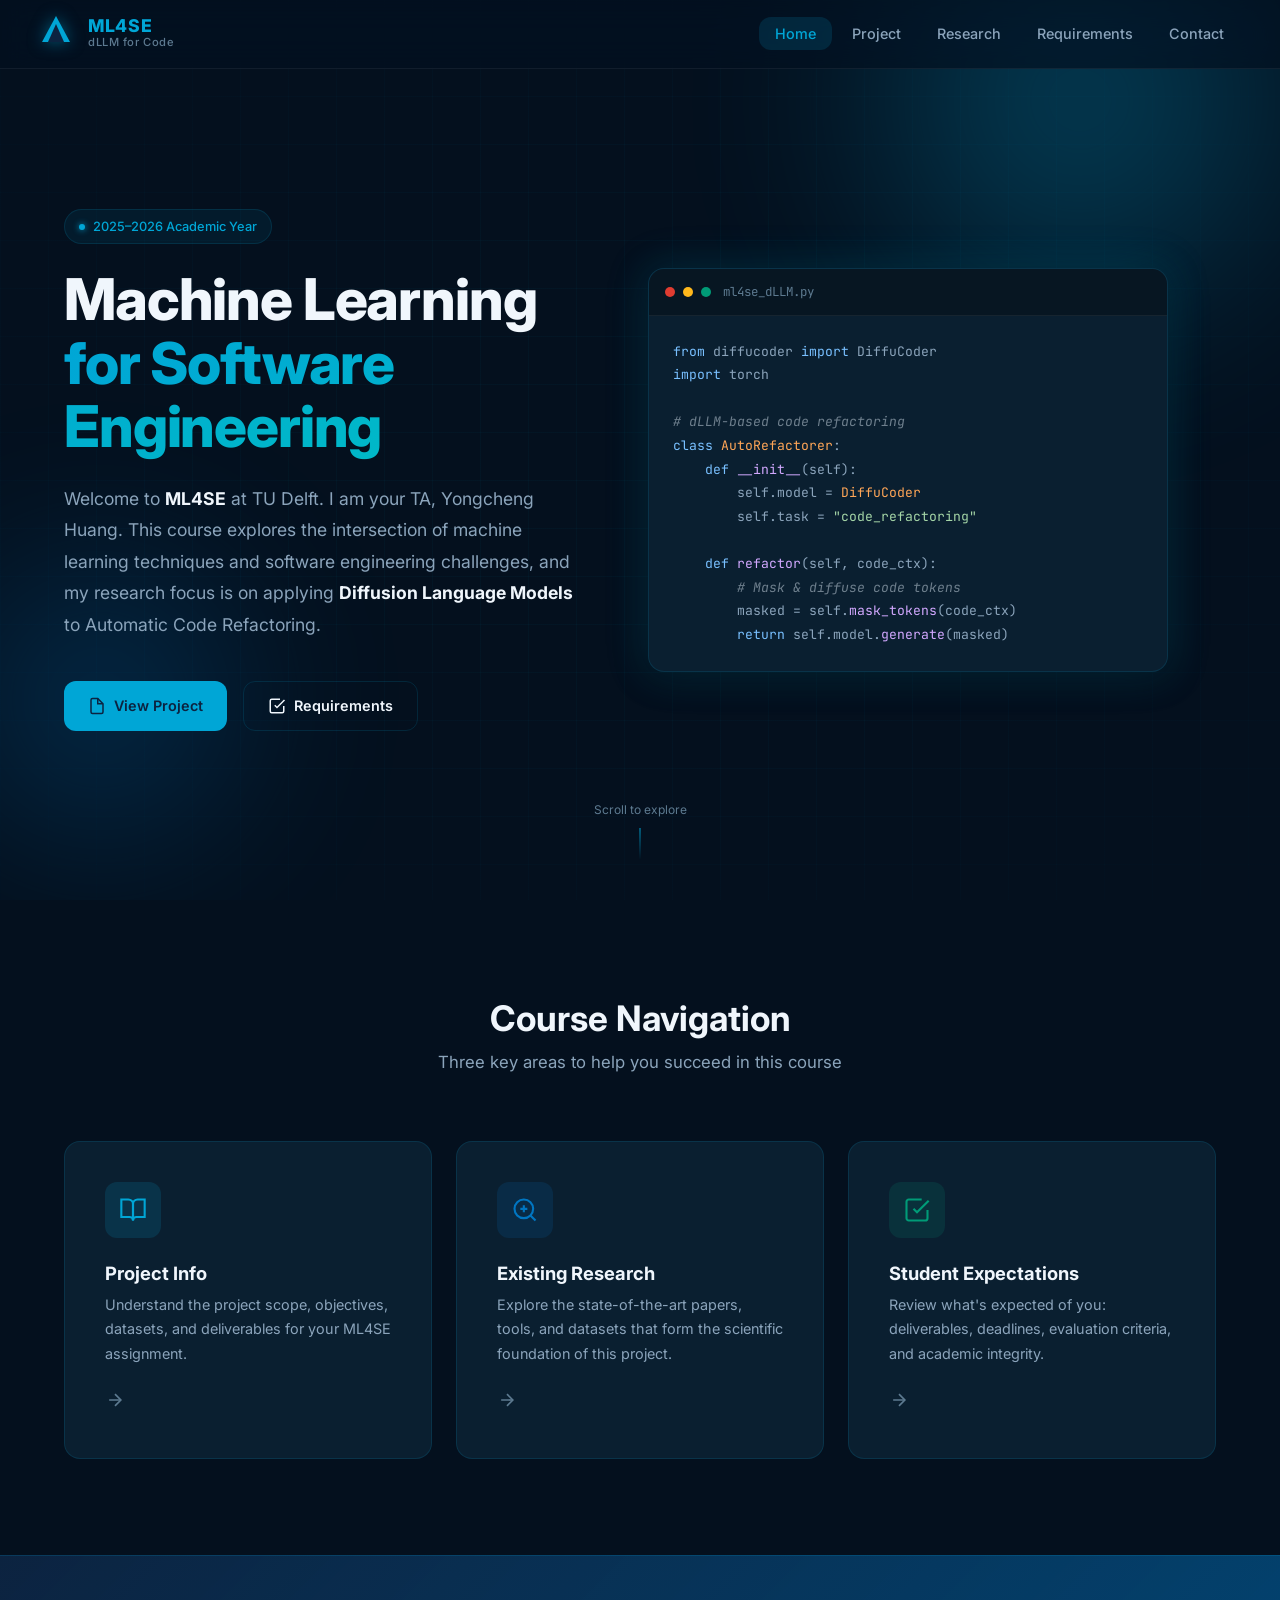
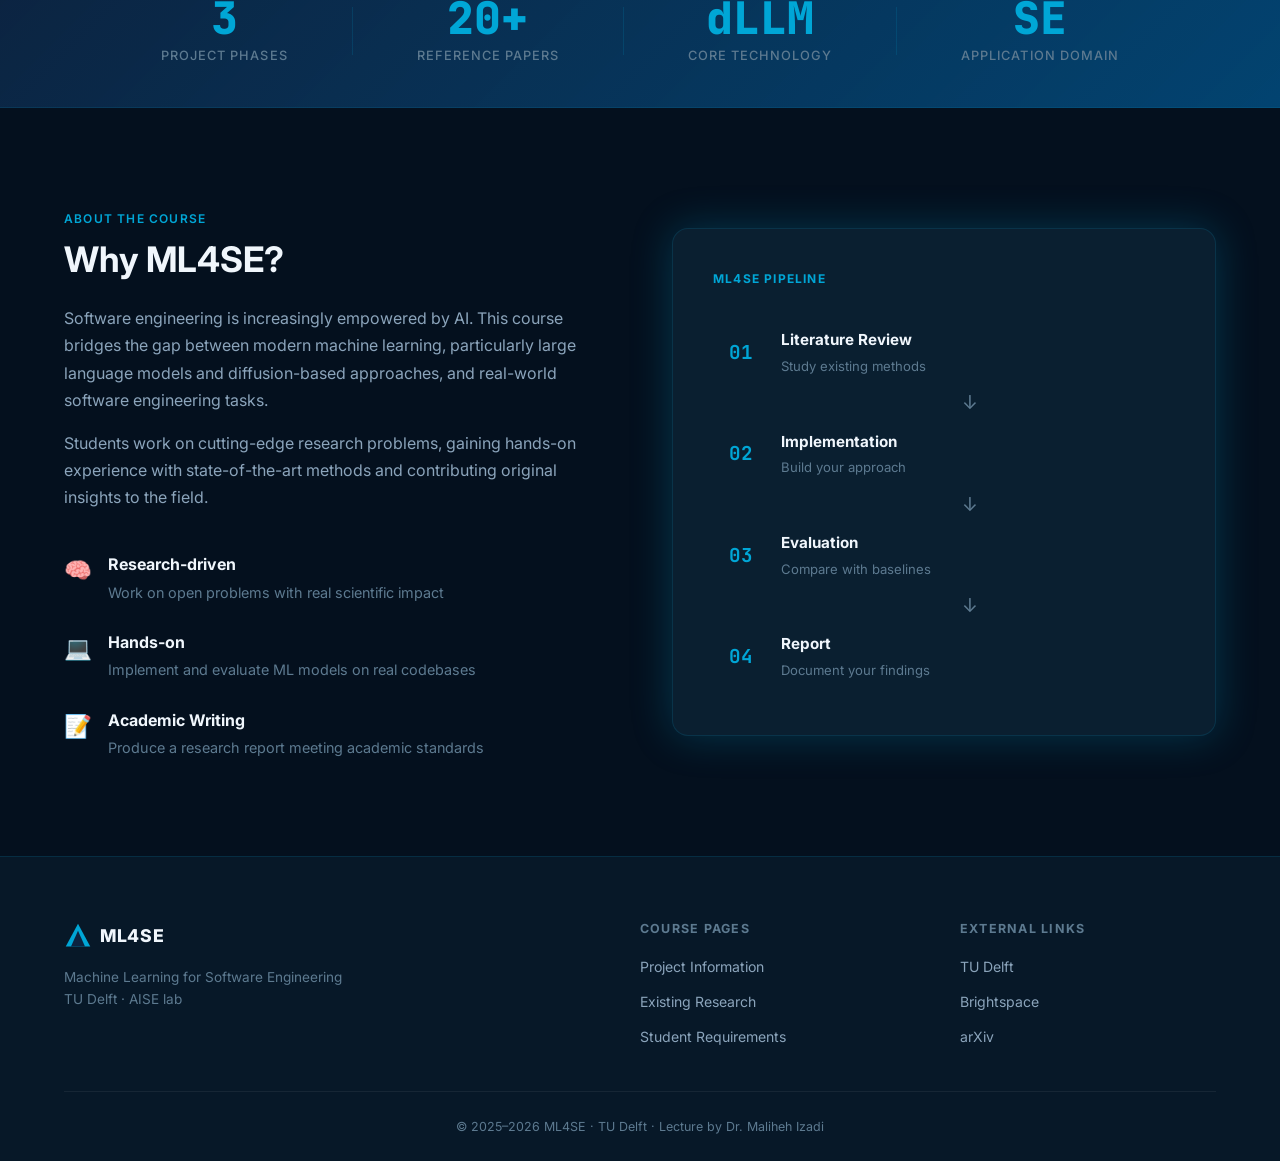
<file: index.html>
<!DOCTYPE html>
<html lang="en">

<head>
    <meta charset="UTF-8" />
    <meta name="viewport" content="width=device-width, initial-scale=1.0" />
    <title>ML4SE – Machine Learning for Software Engineering | TU Delft</title>
    <meta name="description"
        content="Course website for ML4SE at TU Delft. Find project information, related research, and course requirements." />
    <link rel="preconnect" href="https://fonts.googleapis.com" />
    <link rel="preconnect" href="https://fonts.gstatic.com" crossorigin />
    <link
        href="https://fonts.googleapis.com/css2?family=Inter:wght@300;400;500;600;700;800&family=JetBrains+Mono:wght@400;500&display=swap"
        rel="stylesheet" />
    <link rel="stylesheet" href="style.css" />
</head>

<body>

    <!-- Navigation -->
    <nav class="navbar" id="navbar">
        <div class="nav-container">
            <a href="index.html" class="nav-brand">
                <div class="nav-logo">
                    <svg width="32" height="32" viewBox="0 0 32 32" fill="none">
                        <polygon points="16,2 30,28 2,28" fill="#00A6D6" />
                        <polygon points="16,10 24,28 8,28" fill="#0C2340" />
                    </svg>
                </div>
                <div class="nav-brand-text">
                    <span class="nav-title">ML4SE</span>
                    <span class="nav-subtitle">dLLM for Code</span>
                </div>
            </a>
            <ul class="nav-links">
                <li><a href="index.html" class="nav-link active" id="nav-home">Home</a></li>
                <li><a href="project.html" class="nav-link" id="nav-project">Project</a></li>
                <li><a href="research.html" class="nav-link" id="nav-research">Research</a></li>
                <li><a href="requirements.html" class="nav-link" id="nav-requirements">Requirements</a></li>
                <li><a href="contact.html" class="nav-link" id="nav-contact">Contact</a></li>
            </ul>
            <button class="nav-toggle" id="navToggle" aria-label="Toggle navigation">
                <span></span><span></span><span></span>
            </button>
        </div>
    </nav>

    <!-- Hero Section -->
    <section class="hero">
        <div class="hero-bg">
            <div class="hero-grid"></div>
            <div class="hero-glow hero-glow-1"></div>
            <div class="hero-glow hero-glow-2"></div>
        </div>
        <div class="hero-inner">
            <div class="hero-content">
                <div class="hero-badge">
                    <span class="badge-dot"></span>
                    <span>2025–2026 Academic Year</span>
                </div>
                <h1 class="hero-title">
                    Machine Learning<br />
                    <span class="hero-title-accent">for Software Engineering</span>
                </h1>
                <p class="hero-desc">
                    Welcome to <strong>ML4SE</strong> at TU Delft. I am your TA, Yongcheng Huang. This course explores
                    the intersection of machine learning techniques and software engineering challenges, and my research
                    focus is on applying <strong>Diffusion Language Models</strong> to Automatic Code Refactoring.
                </p>
                <div class="hero-actions">
                    <a href="project.html" class="btn btn-primary" id="hero-project-btn">
                        <svg width="18" height="18" viewBox="0 0 24 24" fill="none" stroke="currentColor"
                            stroke-width="2">
                            <path d="M13 2H6a2 2 0 0 0-2 2v16a2 2 0 0 0 2 2h12a2 2 0 0 0 2-2V9z" />
                            <polyline points="13 2 13 9 20 9" />
                        </svg>
                        View Project
                    </a>
                    <a href="requirements.html" class="btn btn-secondary" id="hero-req-btn">
                        <svg width="18" height="18" viewBox="0 0 24 24" fill="none" stroke="currentColor"
                            stroke-width="2">
                            <polyline points="9 11 12 14 22 4" />
                            <path d="M21 12v7a2 2 0 0 1-2 2H5a2 2 0 0 1-2-2V5a2 2 0 0 1 2-2h11" />
                        </svg>
                        Requirements
                    </a>
                </div>
            </div>
            <div class="hero-visual">
                <div class="code-window">
                    <div class="code-header">
                        <span class="dot red"></span>
                        <span class="dot yellow"></span>
                        <span class="dot green"></span>
                        <span class="code-title">ml4se_dLLM.py</span>
                    </div>
                    <pre class="code-body"><span class="kw">from</span> diffucoder <span class="kw">import</span> DiffuCoder
<span class="kw">import</span> torch

<span class="comment"># dLLM-based code refactoring</span>
<span class="kw">class</span> <span class="cls">AutoRefactorer</span>:
    <span class="kw">def</span> <span class="fn">__init__</span>(self):
        self.model = <span class="cls">DiffuCoder</span>
        self.task = <span class="str">"code_refactoring"</span>

    <span class="kw">def</span> <span class="fn">refactor</span>(self, code_ctx):
        <span class="comment"># Mask &amp; diffuse code tokens</span>
        masked = self.<span class="fn">mask_tokens</span>(code_ctx)
        <span class="kw">return</span> self.model.<span class="fn">generate</span>(masked)</pre>
                </div>
            </div>
        </div><!-- end hero-inner -->
        <div class="hero-scroll">
            <span>Scroll to explore</span>
            <div class="scroll-arrow"></div>
        </div>
    </section>

    <!-- Quick Nav Cards -->
    <section class="quick-nav section">
        <div class="container">
            <div class="section-header">
                <h2>Course Navigation</h2>
                <p>Three key areas to help you succeed in this course</p>
            </div>
            <div class="cards-grid">
                <a href="project.html" class="card card-hover" id="card-project">
                    <div class="card-icon card-icon-cyan">
                        <svg width="28" height="28" viewBox="0 0 24 24" fill="none" stroke="currentColor"
                            stroke-width="1.8">
                            <path d="M2 3h6a4 4 0 0 1 4 4v14a3 3 0 0 0-3-3H2z" />
                            <path d="M22 3h-6a4 4 0 0 0-4 4v14a3 3 0 0 1 3-3h7z" />
                        </svg>
                    </div>
                    <div class="card-content">
                        <h3>Project Info</h3>
                        <p>Understand the project scope, objectives, datasets, and deliverables for your ML4SE
                            assignment.</p>
                    </div>
                    <div class="card-arrow">
                        <svg width="20" height="20" viewBox="0 0 24 24" fill="none" stroke="currentColor"
                            stroke-width="2">
                            <line x1="5" y1="12" x2="19" y2="12" />
                            <polyline points="12 5 19 12 12 19" />
                        </svg>
                    </div>
                </a>
                <a href="research.html" class="card card-hover" id="card-research">
                    <div class="card-icon card-icon-blue">
                        <svg width="28" height="28" viewBox="0 0 24 24" fill="none" stroke="currentColor"
                            stroke-width="1.8">
                            <circle cx="11" cy="11" r="8" />
                            <line x1="21" y1="21" x2="16.65" y2="16.65" />
                            <line x1="11" y1="8" x2="11" y2="14" />
                            <line x1="8" y1="11" x2="14" y2="11" />
                        </svg>
                    </div>
                    <div class="card-content">
                        <h3>Existing Research</h3>
                        <p>Explore the state-of-the-art papers, tools, and datasets that form the scientific foundation
                            of this project.</p>
                    </div>
                    <div class="card-arrow">
                        <svg width="20" height="20" viewBox="0 0 24 24" fill="none" stroke="currentColor"
                            stroke-width="2">
                            <line x1="5" y1="12" x2="19" y2="12" />
                            <polyline points="12 5 19 12 12 19" />
                        </svg>
                    </div>
                </a>
                <a href="requirements.html" class="card card-hover" id="card-requirements">
                    <div class="card-icon card-icon-green">
                        <svg width="28" height="28" viewBox="0 0 24 24" fill="none" stroke="currentColor"
                            stroke-width="1.8">
                            <polyline points="9 11 12 14 22 4" />
                            <path d="M21 12v7a2 2 0 0 1-2 2H5a2 2 0 0 1-2-2V5a2 2 0 0 1 2-2h11" />
                        </svg>
                    </div>
                    <div class="card-content">
                        <h3>Student Expectations</h3>
                        <p>Review what's expected of you: deliverables, deadlines, evaluation criteria, and academic
                            integrity.</p>
                    </div>
                    <div class="card-arrow">
                        <svg width="20" height="20" viewBox="0 0 24 24" fill="none" stroke="currentColor"
                            stroke-width="2">
                            <line x1="5" y1="12" x2="19" y2="12" />
                            <polyline points="12 5 19 12 12 19" />
                        </svg>
                    </div>
                </a>
            </div>
        </div>
    </section>

    <!-- Stats Banner -->
    <section class="stats-banner">
        <div class="container">
            <div class="stats-grid">
                <div class="stat-item">
                    <div class="stat-num">3</div>
                    <div class="stat-label">Project Phases</div>
                </div>
                <div class="stat-divider"></div>
                <div class="stat-item">
                    <div class="stat-num">20+</div>
                    <div class="stat-label">Reference Papers</div>
                </div>
                <div class="stat-divider"></div>
                <div class="stat-item">
                    <div class="stat-num">dLLM</div>
                    <div class="stat-label">Core Technology</div>
                </div>
                <div class="stat-divider"></div>
                <div class="stat-item">
                    <div class="stat-num">SE</div>
                    <div class="stat-label">Application Domain</div>
                </div>
            </div>
        </div>
    </section>

    <!-- About Course -->
    <section class="about section">
        <div class="container">
            <div class="about-grid">
                <div class="about-text">
                    <div class="section-tag">About the Course</div>
                    <h2>Why ML4SE?</h2>
                    <p>Software engineering is increasingly empowered by AI. This course bridges the gap between modern
                        machine learning, particularly large language models and diffusion-based approaches, and
                        real-world software engineering tasks.</p>
                    <p>Students work on cutting-edge research problems, gaining hands-on experience with
                        state-of-the-art methods and contributing original insights to the field.</p>
                    <div class="about-highlights">
                        <div class="highlight-item">
                            <div class="highlight-icon">🧠</div>
                            <div>
                                <strong>Research-driven</strong>
                                <p>Work on open problems with real scientific impact</p>
                            </div>
                        </div>
                        <div class="highlight-item">
                            <div class="highlight-icon">💻</div>
                            <div>
                                <strong>Hands-on</strong>
                                <p>Implement and evaluate ML models on real codebases</p>
                            </div>
                        </div>
                        <div class="highlight-item">
                            <div class="highlight-icon">📝</div>
                            <div>
                                <strong>Academic Writing</strong>
                                <p>Produce a research report meeting academic standards</p>
                            </div>
                        </div>
                    </div>
                </div>
                <div class="about-visual">
                    <div class="pipeline-card">
                        <div class="pipeline-title">ML4SE Pipeline</div>
                        <div class="pipeline-steps">
                            <div class="pipeline-step">
                                <div class="step-num">01</div>
                                <div class="step-content">
                                    <strong>Literature Review</strong>
                                    <span>Study existing methods</span>
                                </div>
                            </div>
                            <div class="pipeline-arrow">↓</div>
                            <div class="pipeline-step">
                                <div class="step-num">02</div>
                                <div class="step-content">
                                    <strong>Implementation</strong>
                                    <span>Build your approach</span>
                                </div>
                            </div>
                            <div class="pipeline-arrow">↓</div>
                            <div class="pipeline-step">
                                <div class="step-num">03</div>
                                <div class="step-content">
                                    <strong>Evaluation</strong>
                                    <span>Compare with baselines</span>
                                </div>
                            </div>
                            <div class="pipeline-arrow">↓</div>
                            <div class="pipeline-step">
                                <div class="step-num">04</div>
                                <div class="step-content">
                                    <strong>Report</strong>
                                    <span>Document your findings</span>
                                </div>
                            </div>
                        </div>
                    </div>
                </div>
            </div>
        </div>
    </section>

    <!-- Footer -->
    <footer class="footer">
        <div class="container">
            <div class="footer-grid">
                <div class="footer-brand">
                    <div class="footer-logo">
                        <svg width="28" height="28" viewBox="0 0 32 32" fill="none">
                            <polygon points="16,2 30,28 2,28" fill="#00A6D6" />
                            <polygon points="16,10 24,28 8,28" fill="#0C2340" />
                        </svg>
                        <span>ML4SE</span>
                    </div>
                    <p>Machine Learning for Software Engineering<br />TU Delft · AISE lab</p>
                </div>
                <div class="footer-links">
                    <h4>Course Pages</h4>
                    <ul>
                        <li><a href="project.html">Project Information</a></li>
                        <li><a href="research.html">Existing Research</a></li>
                        <li><a href="requirements.html">Student Requirements</a></li>
                    </ul>
                </div>
                <div class="footer-links">
                    <h4>External Links</h4>
                    <ul>
                        <li><a href="https://www.tudelft.nl" target="_blank" rel="noopener">TU Delft</a></li>
                        <li><a href="https://brightspace.tudelft.nl" target="_blank" rel="noopener">Brightspace</a></li>
                        <li><a href="https://arxiv.org" target="_blank" rel="noopener">arXiv</a></li>
                    </ul>
                </div>
            </div>
            <div class="footer-bottom">
                <p>© 2025–2026 ML4SE · TU Delft · Lecture by Dr. Maliheh Izadi</p>
            </div>
        </div>
    </footer>

    <script src="main.js"></script>
</body>

</html>
</file>
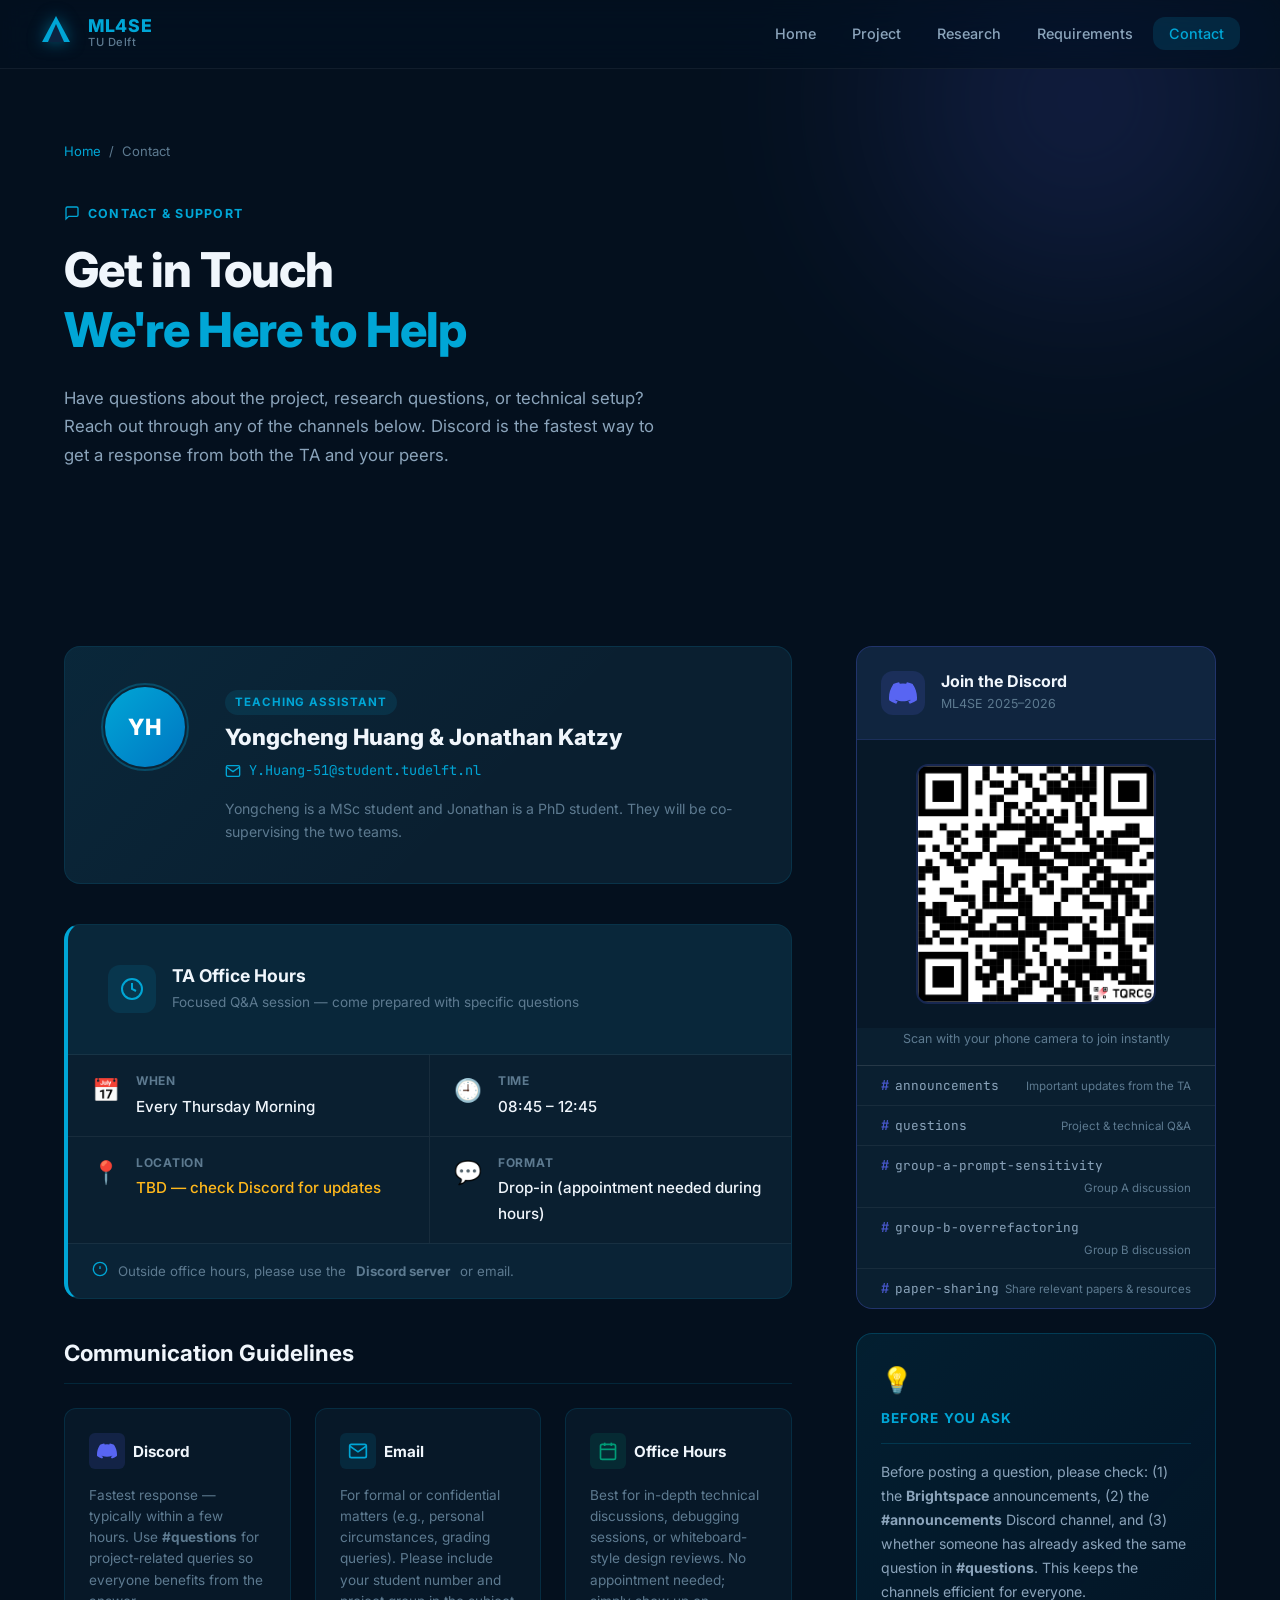
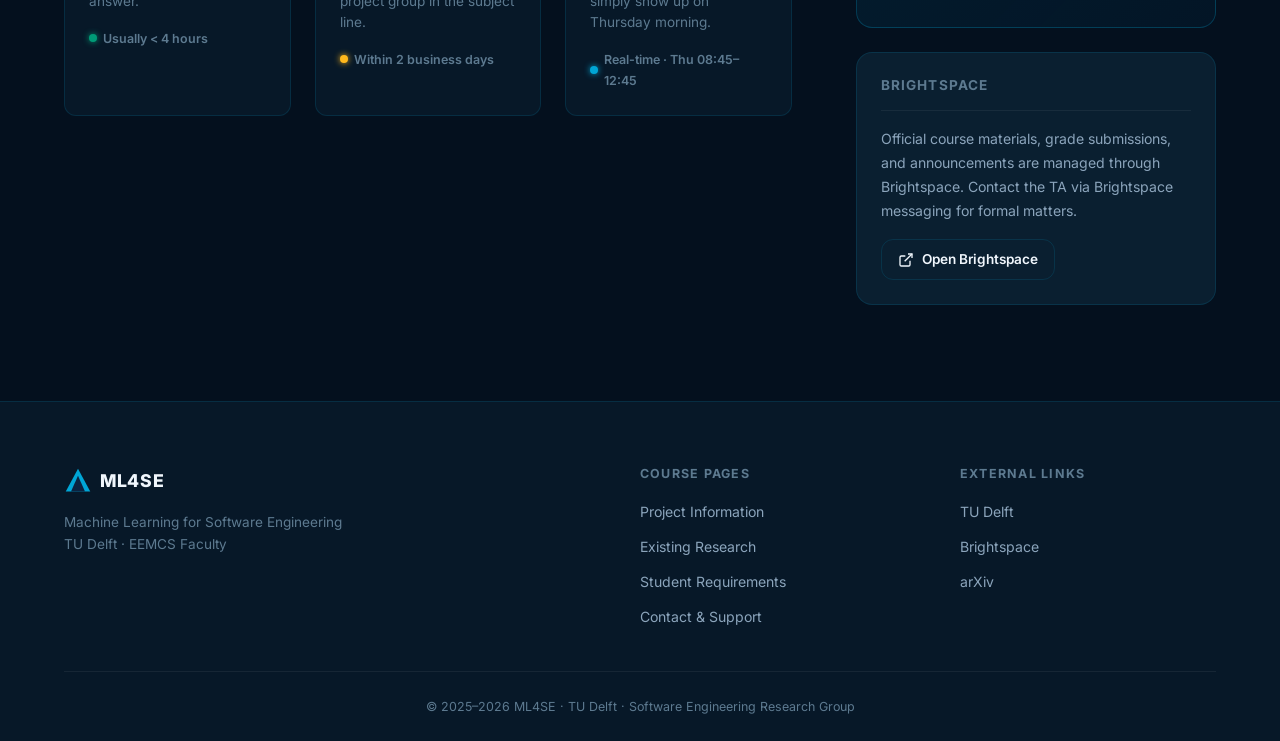
<file: contact.html>
<!DOCTYPE html>
<html lang="en">

<head>
    <meta charset="UTF-8" />
    <meta name="viewport" content="width=device-width, initial-scale=1.0" />
    <title>Contact & Support – ML4SE | TU Delft</title>
    <meta name="description"
        content="Contact information for the ML4SE course TA at TU Delft. Office hours, Discord community, and support channels." />
    <link rel="preconnect" href="https://fonts.googleapis.com" />
    <link rel="preconnect" href="https://fonts.gstatic.com" crossorigin />
    <link
        href="https://fonts.googleapis.com/css2?family=Inter:wght@300;400;500;600;700;800&family=JetBrains+Mono:wght@400;500&display=swap"
        rel="stylesheet" />
    <link rel="stylesheet" href="style.css" />
</head>

<body>

    <!-- Navigation -->
    <nav class="navbar" id="navbar">
        <div class="nav-container">
            <a href="index.html" class="nav-brand">
                <div class="nav-logo">
                    <svg width="32" height="32" viewBox="0 0 32 32" fill="none">
                        <polygon points="16,2 30,28 2,28" fill="#00A6D6" />
                        <polygon points="16,10 24,28 8,28" fill="#0C2340" />
                    </svg>
                </div>
                <div class="nav-brand-text">
                    <span class="nav-title">ML4SE</span>
                    <span class="nav-subtitle">TU Delft</span>
                </div>
            </a>
            <ul class="nav-links">
                <li><a href="index.html" class="nav-link" id="nav-home">Home</a></li>
                <li><a href="project.html" class="nav-link" id="nav-project">Project</a></li>
                <li><a href="research.html" class="nav-link" id="nav-research">Research</a></li>
                <li><a href="requirements.html" class="nav-link" id="nav-requirements">Requirements</a></li>
                <li><a href="contact.html" class="nav-link active" id="nav-contact">Contact</a></li>
            </ul>
            <button class="nav-toggle" id="navToggle" aria-label="Toggle navigation">
                <span></span><span></span><span></span>
            </button>
        </div>
    </nav>

    <!-- Page Hero -->
    <section class="page-hero page-hero-contact">
        <div class="page-hero-bg">
            <div class="hero-glow hero-glow-1"></div>
        </div>
        <div class="container">
            <div class="breadcrumb">
                <a href="index.html">Home</a>
                <span>/</span>
                <span>Contact</span>
            </div>
            <div class="page-hero-content">
                <div class="page-hero-tag">
                    <svg width="16" height="16" viewBox="0 0 24 24" fill="none" stroke="currentColor" stroke-width="2">
                        <path d="M21 15a2 2 0 0 1-2 2H7l-4 4V5a2 2 0 0 1 2-2h14a2 2 0 0 1 2 2z" />
                    </svg>
                    Contact &amp; Support
                </div>
                <h1>Get in Touch<br /><span class="accent">We're Here to Help</span></h1>
                <p>Have questions about the project, research questions, or technical setup? Reach out through any of
                    the channels below. Discord is the fastest way to get a response from both the TA and your peers.
                </p>
            </div>
        </div>
    </section>

    <!-- Contact Content -->
    <section class="section">
        <div class="container">
            <div class="contact-layout">

                <!-- Left: TA Card + Discord -->
                <div class="contact-main">

                    <!-- TA Profile Card -->
                    <div class="ta-card" id="ta-card">
                        <div class="ta-card-inner">
                            <div class="ta-avatar" id="ta-avatar">
                                <span class="ta-avatar-initials">YH</span>
                                <div class="ta-avatar-ring"></div>
                            </div>
                            <div class="ta-info">
                                <div class="ta-role-badge">Teaching Assistant</div>
                                <h2 class="ta-name">Yongcheng Huang & Jonathan Katzy</h2>
                                <a href="mailto:Y.Huang-51@student.tudelft.nl" class="ta-email" id="ta-email">
                                    <svg width="16" height="16" viewBox="0 0 24 24" fill="none" stroke="currentColor"
                                        stroke-width="2">
                                        <path
                                            d="M4 4h16c1.1 0 2 .9 2 2v12c0 1.1-.9 2-2 2H4c-1.1 0-2-.9-2-2V6c0-1.1.9-2 2-2z" />
                                        <polyline points="22,6 12,13 2,6" />
                                    </svg>
                                    Y.Huang-51@student.tudelft.nl
                                </a>
                                <p class="ta-bio">Yongcheng is a MSc student and Jonathan is a PhD student. They will be
                                    co-supervising the two teams.</p>
                            </div>
                        </div>
                    </div>

                    <!-- Office Hours Block -->
                    <div class="office-hours-card" id="office-hours">
                        <div class="oh-header">
                            <div class="oh-icon">
                                <svg width="24" height="24" viewBox="0 0 24 24" fill="none" stroke="currentColor"
                                    stroke-width="2">
                                    <circle cx="12" cy="12" r="10" />
                                    <polyline points="12 6 12 12 16 14" />
                                </svg>
                            </div>
                            <div>
                                <h3>TA Office Hours</h3>
                                <p class="oh-subtitle">Focused Q&amp;A session — come prepared with specific questions
                                </p>
                            </div>
                        </div>
                        <div class="oh-details">
                            <div class="oh-detail-item" id="oh-day">
                                <div class="oh-detail-icon">📅</div>
                                <div class="oh-detail-body">
                                    <strong>When</strong>
                                    <span>Every Thursday Morning</span>
                                </div>
                            </div>
                            <div class="oh-detail-item" id="oh-time">
                                <div class="oh-detail-icon">🕘</div>
                                <div class="oh-detail-body">
                                    <strong>Time</strong>
                                    <span>08:45 – 12:45</span>
                                </div>
                            </div>
                            <div class="oh-detail-item" id="oh-location">
                                <div class="oh-detail-icon">📍</div>
                                <div class="oh-detail-body">
                                    <strong>Location</strong>
                                    <span class="oh-tbd">TBD — check Discord for updates</span>
                                </div>
                            </div>
                            <div class="oh-detail-item" id="oh-format">
                                <div class="oh-detail-icon">💬</div>
                                <div class="oh-detail-body">
                                    <strong>Format</strong>
                                    <span>Drop-in (appointment needed during hours)</span>
                                </div>
                            </div>
                        </div>
                        <div class="oh-note">
                            <svg width="16" height="16" viewBox="0 0 24 24" fill="none" stroke="currentColor"
                                stroke-width="2">
                                <circle cx="12" cy="12" r="10" />
                                <line x1="12" y1="8" x2="12" y2="12" />
                                <line x1="12" y1="16" x2="12.01" y2="16" />
                            </svg>
                            Outside office hours, please use the <strong>Discord server</strong> or email.
                        </div>
                    </div>

                    <!-- Response Expectations -->
                    <div class="content-block" id="response-policy">
                        <h2>Communication Guidelines</h2>
                        <div class="comm-grid">
                            <div class="comm-item" id="comm-discord">
                                <div class="comm-item-header">
                                    <div class="comm-icon comm-icon-discord">
                                        <svg width="20" height="20" viewBox="0 0 24 24" fill="currentColor">
                                            <path
                                                d="M20.317 4.37a19.791 19.791 0 0 0-4.885-1.515.074.074 0 0 0-.079.037c-.21.375-.444.864-.608 1.25a18.27 18.27 0 0 0-5.487 0 12.64 12.64 0 0 0-.617-1.25.077.077 0 0 0-.079-.037A19.736 19.736 0 0 0 3.677 4.37a.07.07 0 0 0-.032.027C.533 9.046-.32 13.58.099 18.057a.082.082 0 0 0 .031.057 19.9 19.9 0 0 0 5.993 3.03.078.078 0 0 0 .084-.028 14.09 14.09 0 0 0 1.226-1.994.076.076 0 0 0-.041-.106 13.107 13.107 0 0 1-1.872-.892.077.077 0 0 1-.008-.128 10.2 10.2 0 0 0 .372-.292.074.074 0 0 1 .077-.01c3.928 1.793 8.18 1.793 12.062 0a.074.074 0 0 1 .078.01c.12.098.246.198.373.292a.077.077 0 0 1-.006.127 12.299 12.299 0 0 1-1.873.892.077.077 0 0 0-.041.107c.36.698.772 1.362 1.225 1.993a.076.076 0 0 0 .084.028 19.839 19.839 0 0 0 6.002-3.03.077.077 0 0 0 .032-.054c.5-5.177-.838-9.674-3.549-13.66a.061.061 0 0 0-.031-.03z" />
                                        </svg>
                                    </div>
                                    <h4>Discord</h4>
                                </div>
                                <p>Fastest response — typically within a few hours. Use <strong>#questions</strong> for
                                    project-related queries so everyone benefits from the answer.</p>
                                <div class="comm-response-time">
                                    <span class="response-dot response-dot-green"></span> Usually &lt; 4 hours
                                </div>
                            </div>
                            <div class="comm-item" id="comm-email">
                                <div class="comm-item-header">
                                    <div class="comm-icon comm-icon-email">
                                        <svg width="20" height="20" viewBox="0 0 24 24" fill="none"
                                            stroke="currentColor" stroke-width="2">
                                            <path
                                                d="M4 4h16c1.1 0 2 .9 2 2v12c0 1.1-.9 2-2 2H4c-1.1 0-2-.9-2-2V6c0-1.1.9-2 2-2z" />
                                            <polyline points="22,6 12,13 2,6" />
                                        </svg>
                                    </div>
                                    <h4>Email</h4>
                                </div>
                                <p>For formal or confidential matters (e.g., personal circumstances, grading queries).
                                    Please include your student number and project group in the subject line.</p>
                                <div class="comm-response-time">
                                    <span class="response-dot response-dot-yellow"></span> Within 2 business days
                                </div>
                            </div>
                            <div class="comm-item" id="comm-officehours">
                                <div class="comm-item-header">
                                    <div class="comm-icon comm-icon-office">
                                        <svg width="20" height="20" viewBox="0 0 24 24" fill="none"
                                            stroke="currentColor" stroke-width="2">
                                            <rect x="3" y="4" width="18" height="18" rx="2" ry="2" />
                                            <line x1="16" y1="2" x2="16" y2="6" />
                                            <line x1="8" y1="2" x2="8" y2="6" />
                                            <line x1="3" y1="10" x2="21" y2="10" />
                                        </svg>
                                    </div>
                                    <h4>Office Hours</h4>
                                </div>
                                <p>Best for in-depth technical discussions, debugging sessions, or whiteboard-style
                                    design reviews. No appointment needed; simply show up on Thursday morning.</p>
                                <div class="comm-response-time">
                                    <span class="response-dot response-dot-cyan"></span> Real-time · Thu 08:45–12:45
                                </div>
                            </div>
                        </div>
                    </div>

                </div>

                <!-- Right: Discord QR + Sidebar info -->
                <aside class="contact-sidebar">

                    <!-- Discord QR -->
                    <div class="discord-card" id="discord-card">
                        <div class="discord-card-header">
                            <div class="discord-logo-wrap">
                                <svg width="28" height="28" viewBox="0 0 24 24" fill="#5865F2">
                                    <path
                                        d="M20.317 4.37a19.791 19.791 0 0 0-4.885-1.515.074.074 0 0 0-.079.037c-.21.375-.444.864-.608 1.25a18.27 18.27 0 0 0-5.487 0 12.64 12.64 0 0 0-.617-1.25.077.077 0 0 0-.079-.037A19.736 19.736 0 0 0 3.677 4.37a.07.07 0 0 0-.032.027C.533 9.046-.32 13.58.099 18.057a.082.082 0 0 0 .031.057 19.9 19.9 0 0 0 5.993 3.03.078.078 0 0 0 .084-.028 14.09 14.09 0 0 0 1.226-1.994.076.076 0 0 0-.041-.106 13.107 13.107 0 0 1-1.872-.892.077.077 0 0 1-.008-.128 10.2 10.2 0 0 0 .372-.292.074.074 0 0 1 .077-.01c3.928 1.793 8.18 1.793 12.062 0a.074.074 0 0 1 .078.01c.12.098.246.198.373.292a.077.077 0 0 1-.006.127 12.299 12.299 0 0 1-1.873.892.077.077 0 0 0-.041.107c.36.698.772 1.362 1.225 1.993a.076.076 0 0 0 .084.028 19.839 19.839 0 0 0 6.002-3.03.077.077 0 0 0 .032-.054c.5-5.177-.838-9.674-3.549-13.66a.061.061 0 0 0-.031-.03z" />
                                </svg>
                            </div>
                            <div>
                                <h4>Join the Discord</h4>
                                <p>ML4SE 2025–2026</p>
                            </div>
                        </div>
                        <div class="discord-qr-wrap">
                            <img src="discord.png" alt="Discord server QR code — scan to join the ML4SE community"
                                class="discord-qr-img" id="discord-qr" />
                        </div>
                        <p class="discord-qr-caption">Scan with your phone camera to join instantly</p>
                        <div class="discord-channels">
                            <div class="dc-channel" id="dc-announcements">
                                <span class="dc-hash">#</span>announcements
                                <span class="dc-desc">Important updates from the TA</span>
                            </div>
                            <div class="dc-channel" id="dc-questions">
                                <span class="dc-hash">#</span>questions
                                <span class="dc-desc">Project &amp; technical Q&amp;A</span>
                            </div>
                            <div class="dc-channel" id="dc-groupa">
                                <span class="dc-hash">#</span>group-a-prompt-sensitivity
                                <span class="dc-desc">Group A discussion</span>
                            </div>
                            <div class="dc-channel" id="dc-groupb">
                                <span class="dc-hash">#</span>group-b-overrefactoring
                                <span class="dc-desc">Group B discussion</span>
                            </div>
                            <div class="dc-channel" id="dc-papers">
                                <span class="dc-hash">#</span>paper-sharing
                                <span class="dc-desc">Share relevant papers &amp; resources</span>
                            </div>
                        </div>
                    </div>

                    <!-- Quick tips -->
                    <div class="sidebar-card sidebar-tip" id="contact-tip">
                        <div class="tip-icon">💡</div>
                        <h4>Before You Ask</h4>
                        <p>Before posting a question, please check: (1) the <strong>Brightspace</strong> announcements,
                            (2) the <strong>#announcements</strong> Discord channel, and (3) whether someone has already
                            asked the same question in <strong>#questions</strong>. This keeps the channels efficient
                            for everyone.</p>
                    </div>

                    <div class="sidebar-card" id="brightspace-card">
                        <h4>Brightspace</h4>
                        <p style="font-size:0.88rem; color:var(--text-secondary); margin-bottom: var(--spacing-md);">
                            Official course materials, grade submissions, and announcements are managed through
                            Brightspace. Contact the TA via Brightspace messaging for formal matters.</p>
                        <a href="https://brightspace.tudelft.nl" target="_blank" rel="noopener"
                            class="btn btn-secondary" style="display:inline-flex; font-size:0.85rem; padding: 8px 16px;"
                            id="brightspace-link">
                            <svg width="16" height="16" viewBox="0 0 24 24" fill="none" stroke="currentColor"
                                stroke-width="2">
                                <path d="M18 13v6a2 2 0 0 1-2 2H5a2 2 0 0 1-2-2V8a2 2 0 0 1 2-2h6" />
                                <polyline points="15 3 21 3 21 9" />
                                <line x1="10" y1="14" x2="21" y2="3" />
                            </svg>
                            Open Brightspace
                        </a>
                    </div>

                </aside>
            </div>
        </div>
    </section>

    <!-- Footer -->
    <footer class="footer">
        <div class="container">
            <div class="footer-grid">
                <div class="footer-brand">
                    <div class="footer-logo">
                        <svg width="28" height="28" viewBox="0 0 32 32" fill="none">
                            <polygon points="16,2 30,28 2,28" fill="#00A6D6" />
                            <polygon points="16,10 24,28 8,28" fill="#0C2340" />
                        </svg>
                        <span>ML4SE</span>
                    </div>
                    <p>Machine Learning for Software Engineering<br />TU Delft · EEMCS Faculty</p>
                </div>
                <div class="footer-links">
                    <h4>Course Pages</h4>
                    <ul>
                        <li><a href="project.html">Project Information</a></li>
                        <li><a href="research.html">Existing Research</a></li>
                        <li><a href="requirements.html">Student Requirements</a></li>
                        <li><a href="contact.html">Contact &amp; Support</a></li>
                    </ul>
                </div>
                <div class="footer-links">
                    <h4>External Links</h4>
                    <ul>
                        <li><a href="https://www.tudelft.nl" target="_blank" rel="noopener">TU Delft</a></li>
                        <li><a href="https://brightspace.tudelft.nl" target="_blank" rel="noopener">Brightspace</a></li>
                        <li><a href="https://arxiv.org" target="_blank" rel="noopener">arXiv</a></li>
                    </ul>
                </div>
            </div>
            <div class="footer-bottom">
                <p>© 2025–2026 ML4SE · TU Delft · Software Engineering Research Group</p>
            </div>
        </div>
    </footer>

    <script src="main.js"></script>
</body>

</html>
</file>
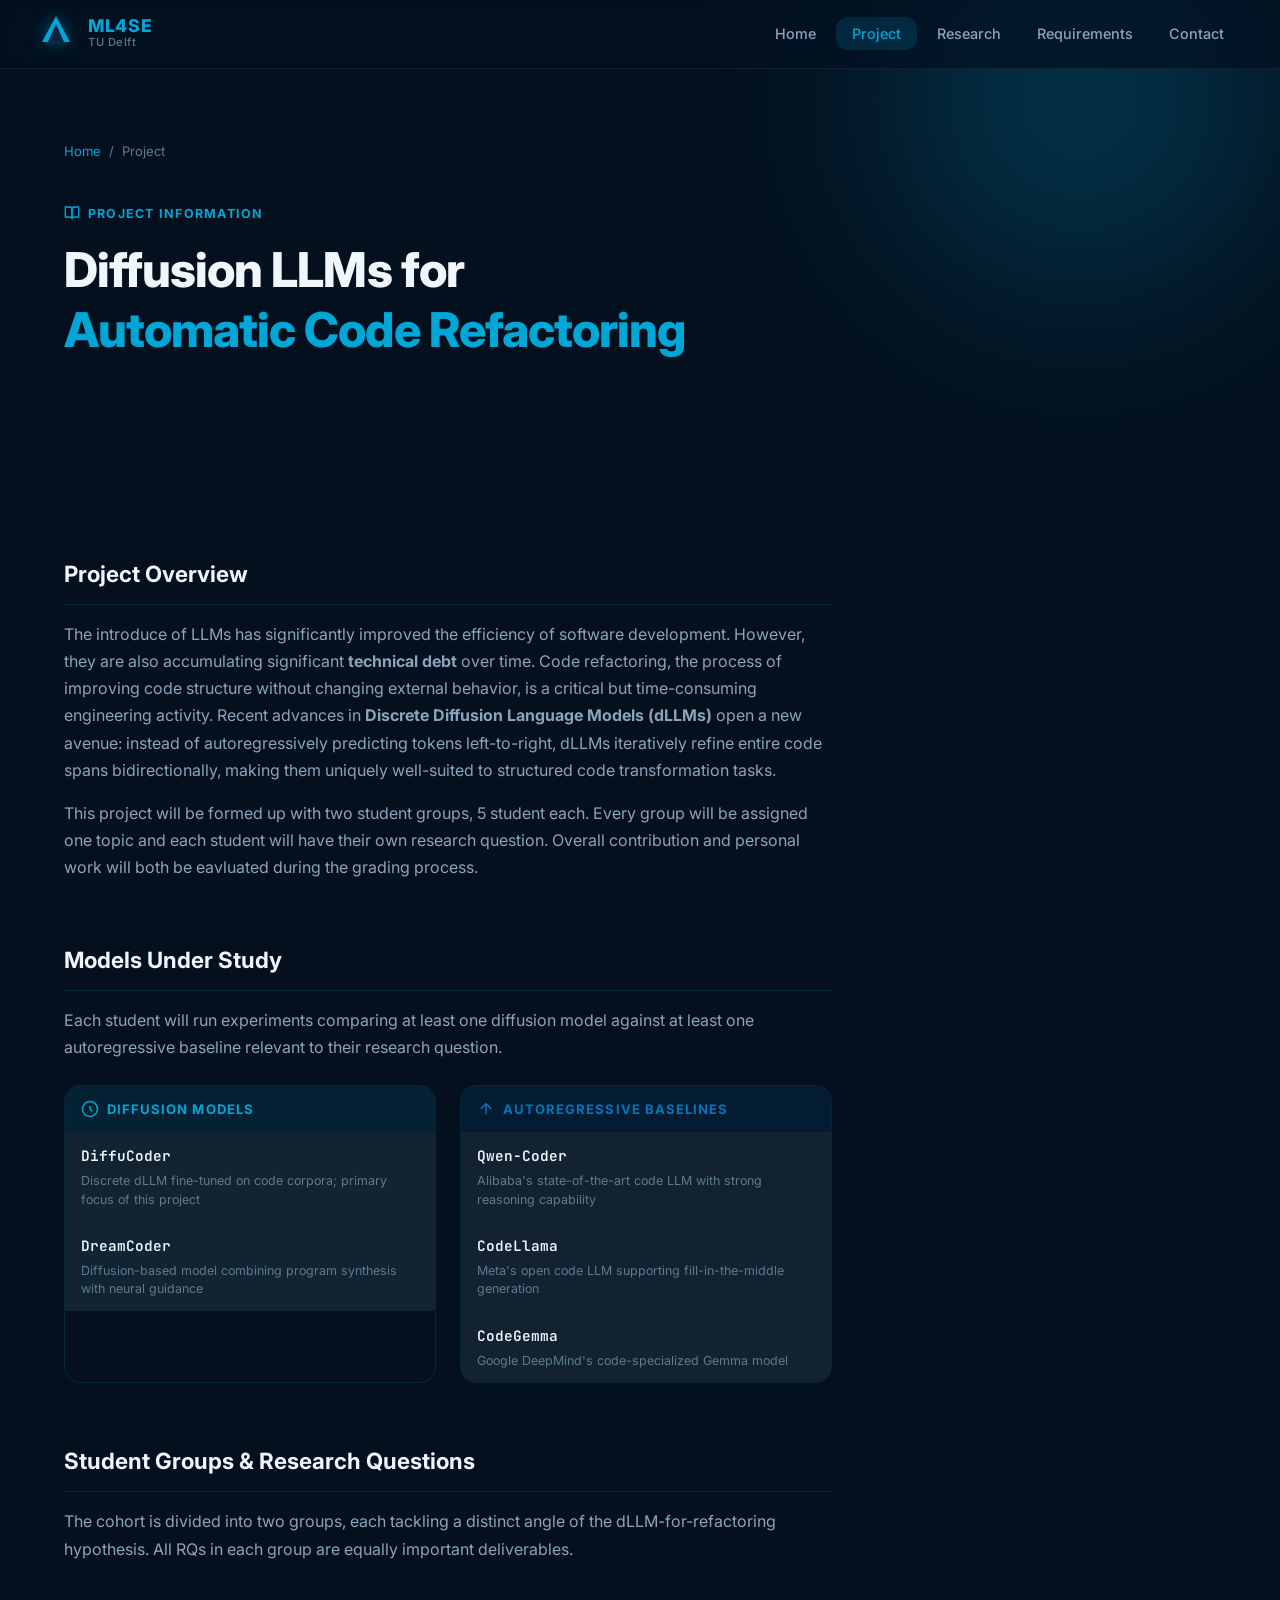
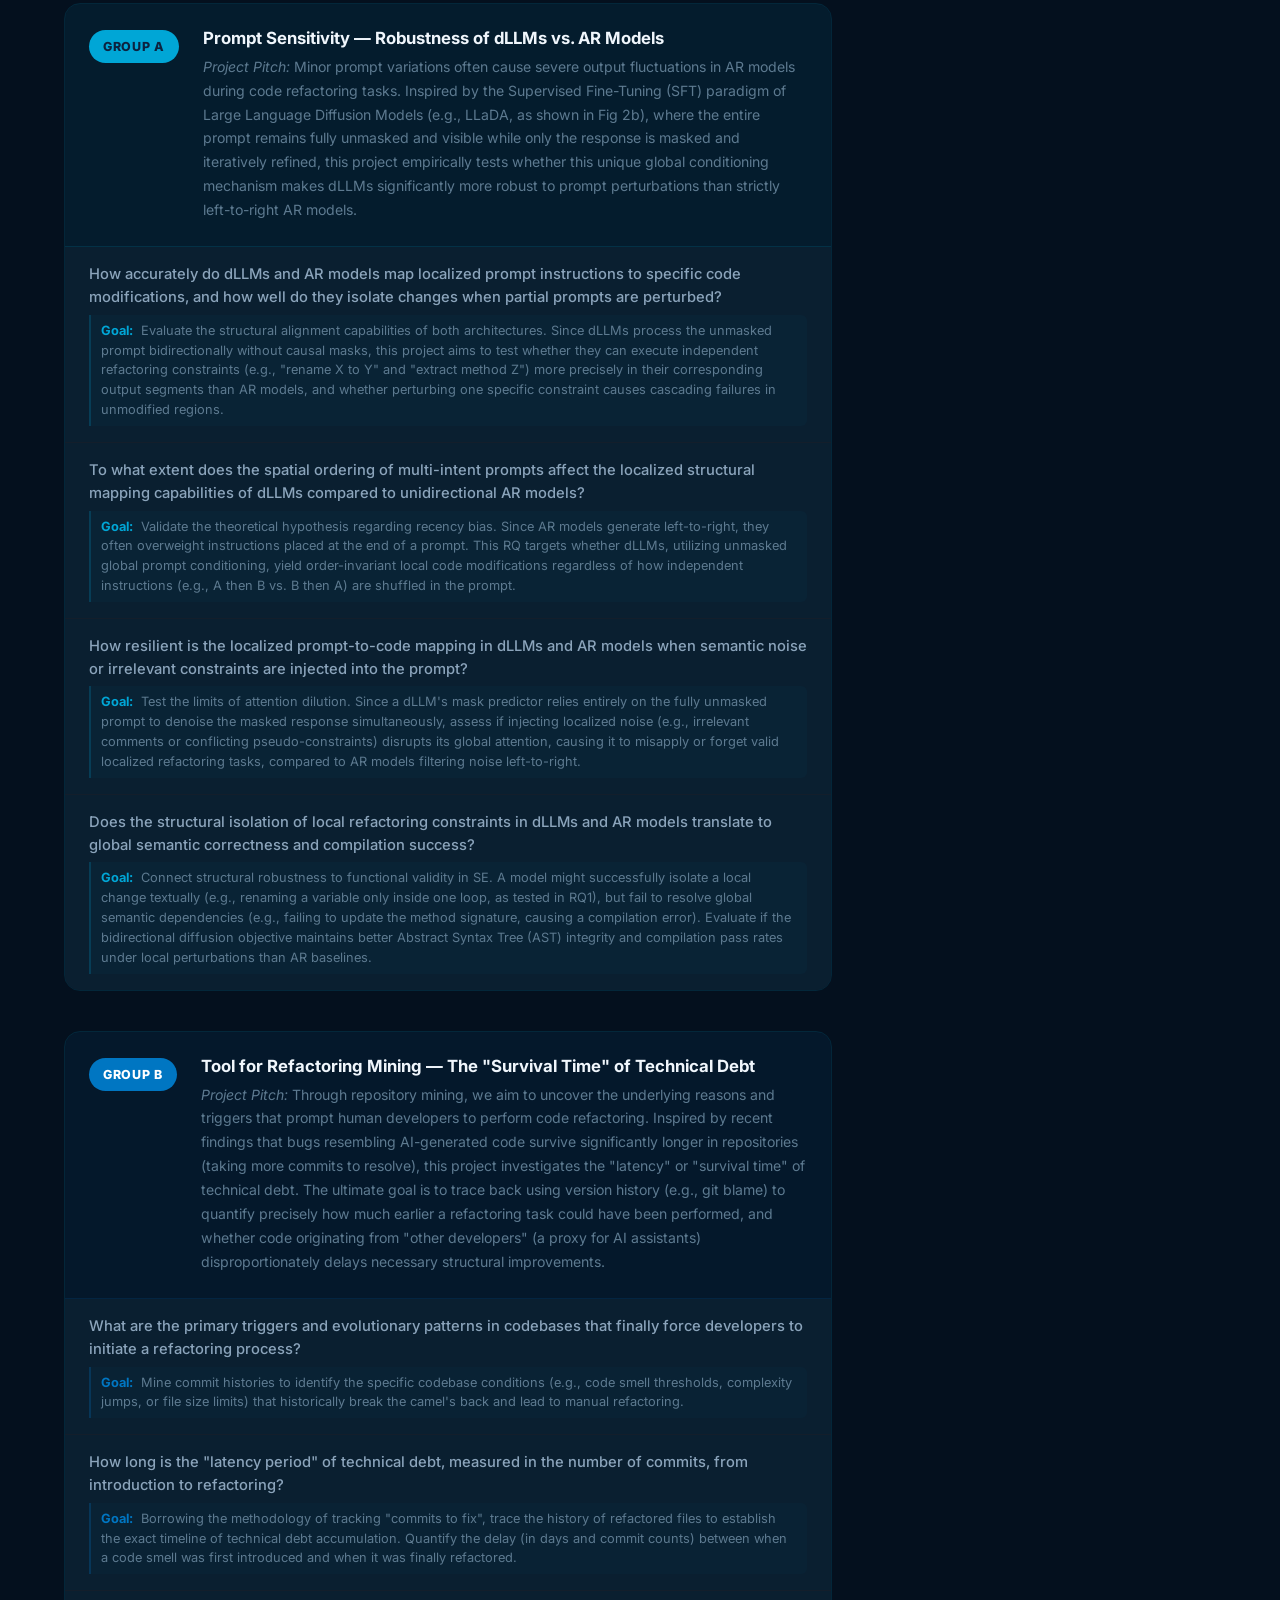
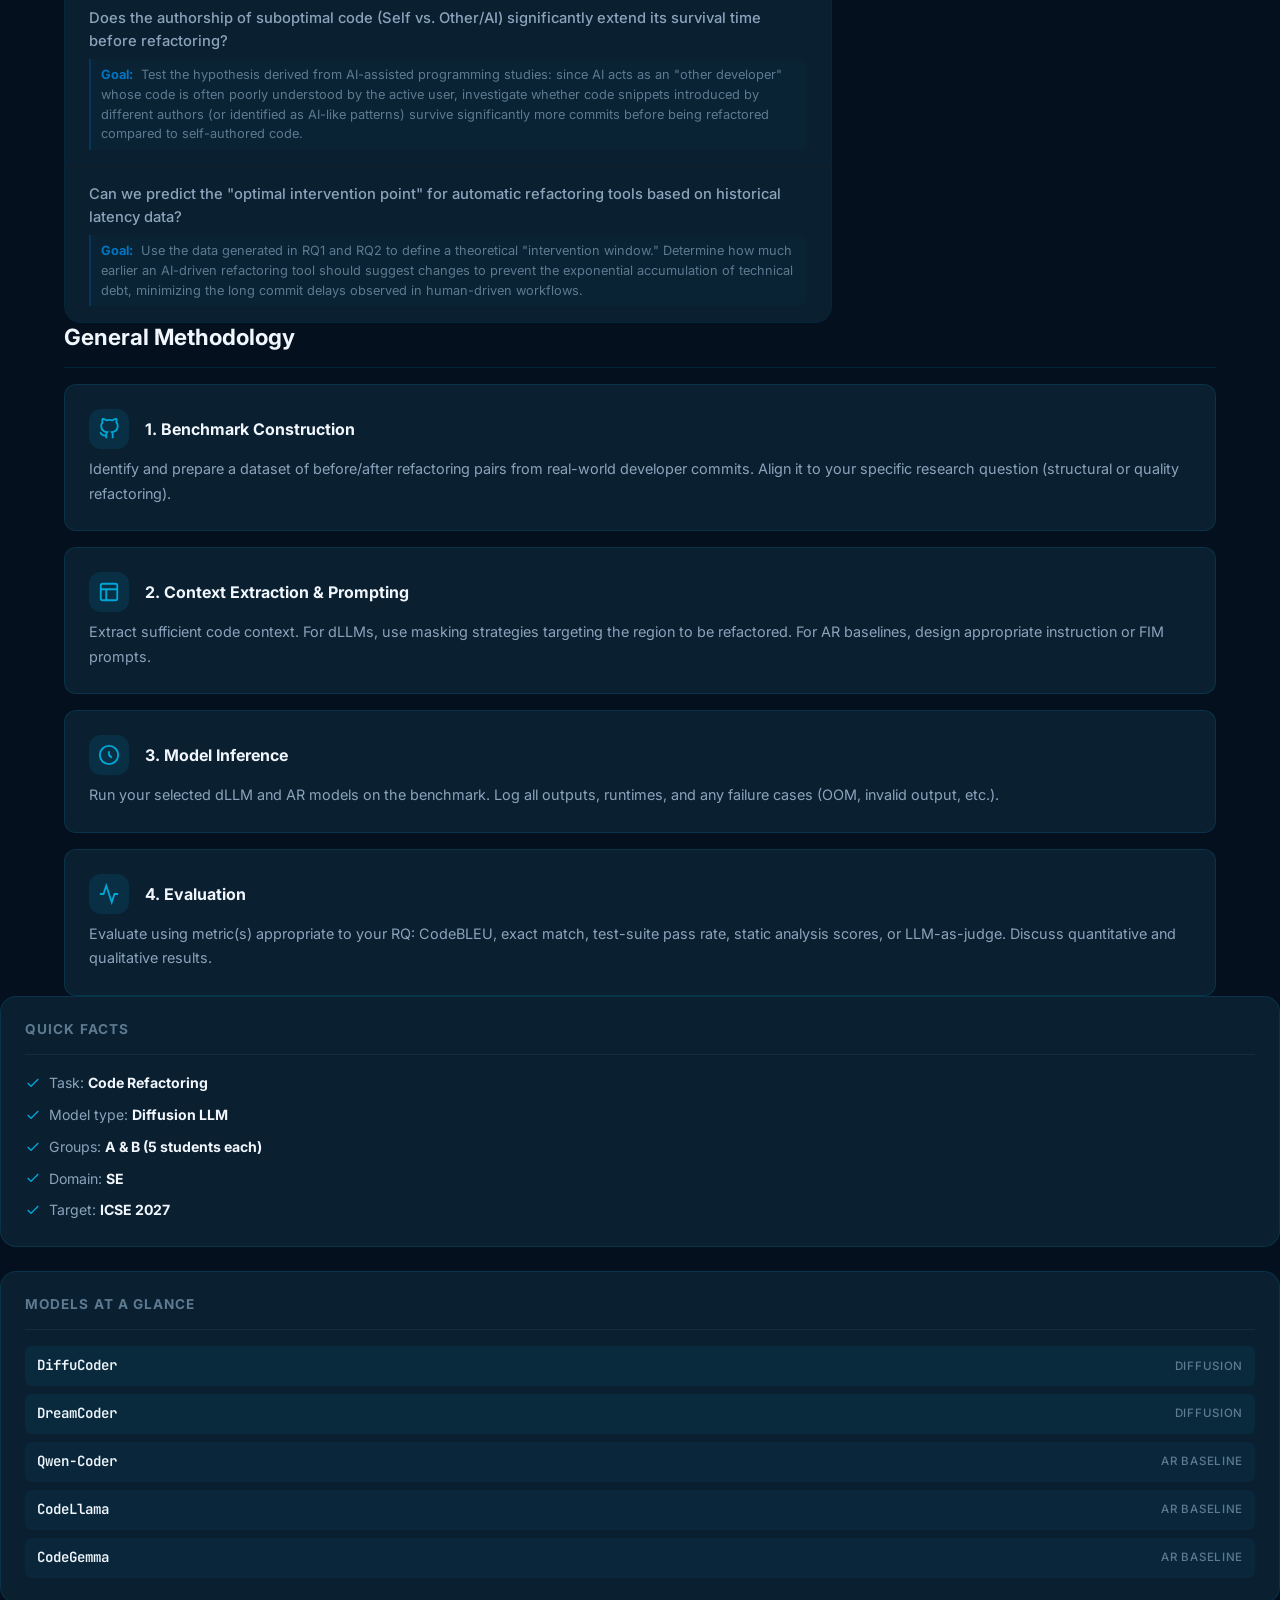
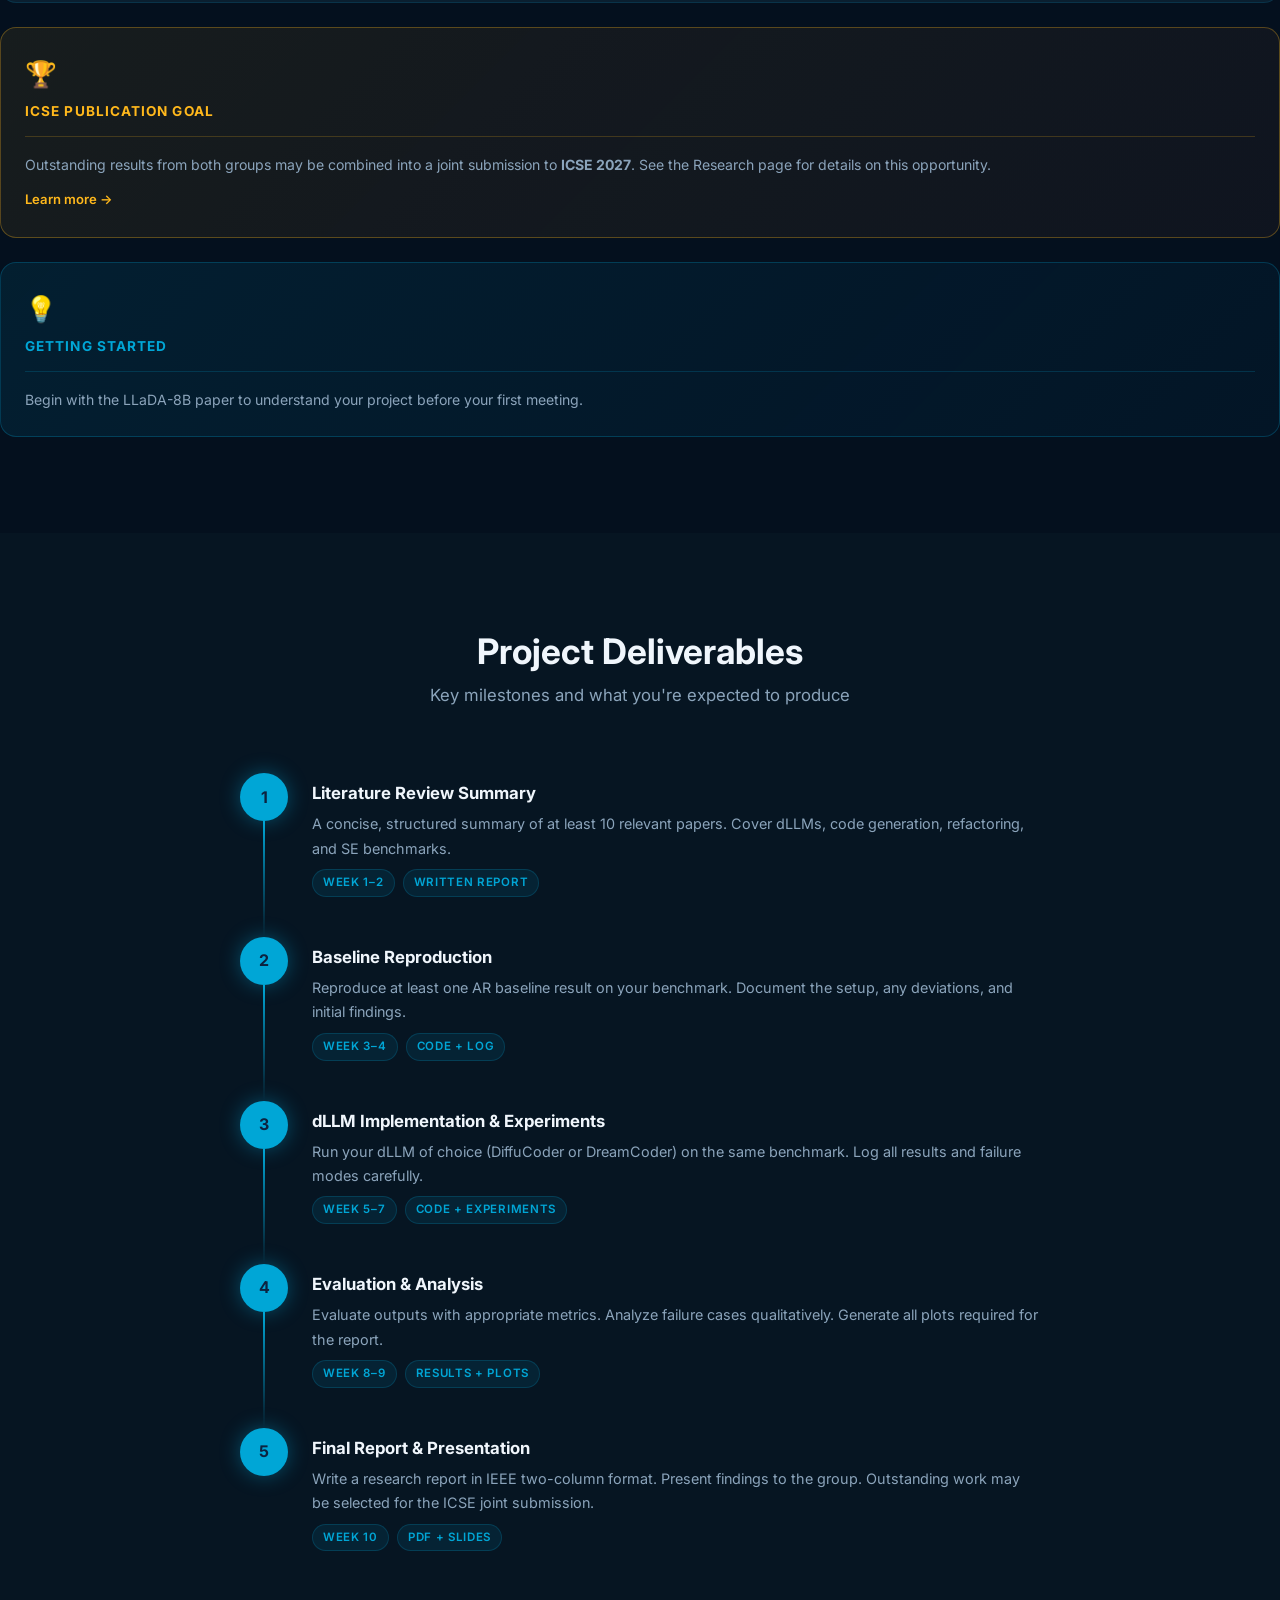
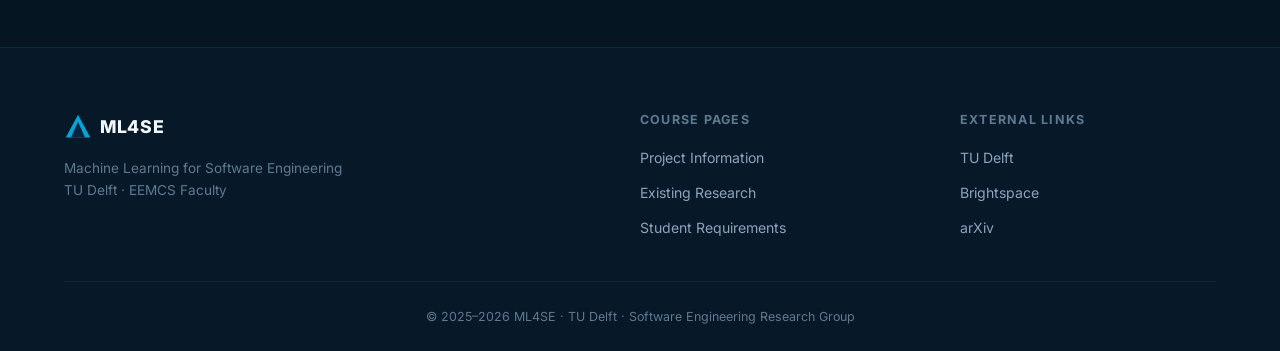
<file: project.html>
<!DOCTYPE html>
<html lang="en">

<head>
    <meta charset="UTF-8" />
    <meta name="viewport" content="width=device-width, initial-scale=1.0" />
    <title>Project Information – ML4SE | TU Delft</title>
    <meta name="description"
        content="Project information for ML4SE: using diffusion-based language models for automatic code refactoring at TU Delft." />
    <link rel="preconnect" href="https://fonts.googleapis.com" />
    <link rel="preconnect" href="https://fonts.gstatic.com" crossorigin />
    <link
        href="https://fonts.googleapis.com/css2?family=Inter:wght@300;400;500;600;700;800&family=JetBrains+Mono:wght@400;500&display=swap"
        rel="stylesheet" />
    <link rel="stylesheet" href="style.css" />
</head>

<body>

    <!-- Navigation -->
    <nav class="navbar" id="navbar">
        <div class="nav-container">
            <a href="index.html" class="nav-brand">
                <div class="nav-logo">
                    <svg width="32" height="32" viewBox="0 0 32 32" fill="none">
                        <polygon points="16,2 30,28 2,28" fill="#00A6D6" />
                        <polygon points="16,10 24,28 8,28" fill="#0C2340" />
                    </svg>
                </div>
                <div class="nav-brand-text">
                    <span class="nav-title">ML4SE</span>
                    <span class="nav-subtitle">TU Delft</span>
                </div>
            </a>
            <ul class="nav-links">
                <li><a href="index.html" class="nav-link" id="nav-home">Home</a></li>
                <li><a href="project.html" class="nav-link active" id="nav-project">Project</a></li>
                <li><a href="research.html" class="nav-link" id="nav-research">Research</a></li>
                <li><a href="requirements.html" class="nav-link" id="nav-requirements">Requirements</a></li>
                <li><a href="contact.html" class="nav-link" id="nav-contact">Contact</a></li>
            </ul>
            <button class="nav-toggle" id="navToggle" aria-label="Toggle navigation">
                <span></span><span></span><span></span>
            </button>
        </div>
    </nav>

    <!-- Page Hero -->
    <section class="page-hero page-hero-project">
        <div class="page-hero-bg">
            <div class="hero-glow hero-glow-1"></div>
        </div>
        <div class="container">
            <div class="breadcrumb">
                <a href="index.html">Home</a>
                <span>/</span>
                <span>Project</span>
            </div>
            <div class="page-hero-content">
                <div class="page-hero-tag">
                    <svg width="16" height="16" viewBox="0 0 24 24" fill="none" stroke="currentColor" stroke-width="2">
                        <path d="M2 3h6a4 4 0 0 1 4 4v14a3 3 0 0 0-3-3H2z" />
                        <path d="M22 3h-6a4 4 0 0 0-4 4v14a3 3 0 0 1 3-3h7z" />
                    </svg>
                    Project Information
                </div>
                <h1>Diffusion LLMs for<br /><span class="accent">Automatic Code Refactoring</span></h1>
                <!--<p></p>-->
            </div>
        </div>
    </section>

    <!-- Project Overview -->
    <section class="section">
        <div class="container">
            <div class="overview-grid">
                <div class="overview-main">

                    <!-- Overview -->
                    <div class="content-block">
                        <h2>Project Overview</h2>
                        <p>
                            The introduce of LLMs has significantly improved the efficiency of software development.
                            However, they are also accumulating significant <strong>technical debt</strong> over time.
                            Code refactoring, the process of improving code structure without changing external
                            behavior, is a critical but time-consuming engineering activity. Recent advances in
                            <strong>Discrete Diffusion Language Models (dLLMs)</strong> open a new avenue: instead of
                            autoregressively predicting tokens left-to-right, dLLMs iteratively refine entire code spans
                            bidirectionally, making them uniquely well-suited to structured code transformation tasks.
                        </p>
                        <p>
                            This project will be formed up with two student groups, 5 student each. Every group will be
                            assigned one topic and each student will have their own research question. Overall
                            contribution and personal work will both be eavluated during the grading process.
                        </p>
                    </div>

                    <!-- Models Studied -->
                    <div class="content-block">
                        <h2>Models Under Study</h2>
                        <p>Each student will run experiments comparing at least one diffusion model against at least one
                            autoregressive baseline relevant to their research question.</p>
                        <div class="models-comparison">
                            <div class="model-group" id="model-group-diffusion">
                                <div class="model-group-header model-group-header-cyan">
                                    <svg width="18" height="18" viewBox="0 0 24 24" fill="none" stroke="currentColor"
                                        stroke-width="2">
                                        <circle cx="12" cy="12" r="10" />
                                        <path d="M12 8v4l3 3" />
                                    </svg>
                                    Diffusion Models
                                </div>
                                <div class="model-group-items">
                                    <div class="model-chip model-chip-cyan">
                                        <span class="model-chip-name">DiffuCoder</span>
                                        <span class="model-chip-desc">Discrete dLLM fine-tuned on code corpora; primary
                                            focus of this project</span>
                                    </div>
                                    <div class="model-chip model-chip-cyan">
                                        <span class="model-chip-name">DreamCoder</span>
                                        <span class="model-chip-desc">Diffusion-based model combining program synthesis
                                            with neural guidance</span>
                                    </div>
                                </div>
                            </div>
                            <div class="model-group" id="model-group-ar">
                                <div class="model-group-header model-group-header-blue">
                                    <svg width="18" height="18" viewBox="0 0 24 24" fill="none" stroke="currentColor"
                                        stroke-width="2">
                                        <polyline points="5 12 12 5 19 12" />
                                        <line x1="12" y1="5" x2="12" y2="19" />
                                    </svg>
                                    Autoregressive Baselines
                                </div>
                                <div class="model-group-items">
                                    <div class="model-chip model-chip-blue">
                                        <span class="model-chip-name">Qwen-Coder</span>
                                        <span class="model-chip-desc">Alibaba's state-of-the-art code LLM with strong
                                            reasoning capability</span>
                                    </div>
                                    <div class="model-chip model-chip-blue">
                                        <span class="model-chip-name">CodeLlama</span>
                                        <span class="model-chip-desc">Meta's open code LLM supporting fill-in-the-middle
                                            generation</span>
                                    </div>
                                    <div class="model-chip model-chip-blue">
                                        <span class="model-chip-name">CodeGemma</span>
                                        <span class="model-chip-desc">Google DeepMind's code-specialized Gemma
                                            model</span>
                                    </div>
                                </div>
                            </div>
                        </div>
                    </div>

                    <!-- Two Student Groups -->
                    <div class="content-block">
                        <h2>Student Groups &amp; Research Questions</h2>
                        <p>The cohort is divided into two groups, each tackling a distinct angle of the
                            dLLM-for-refactoring hypothesis. All RQs in each group are equally important
                            deliverables.</p>

                        <!-- ── GROUP A ── -->
                        <div class="student-group" id="group-a">
                            <div class="group-header group-header-cyan">
                                <div class="group-badge">Group A</div>
                                <div class="group-title-area">
                                    <h3>Prompt Sensitivity — Robustness of dLLMs vs. AR Models</h3>
                                    <p><em>Project Pitch:</em> Minor prompt variations often cause severe output
                                        fluctuations in AR models during code refactoring tasks. Inspired by the
                                        Supervised
                                        Fine-Tuning (SFT) paradigm of Large Language Diffusion Models (e.g., LLaDA, as
                                        shown
                                        in Fig 2b), where the entire prompt remains fully unmasked and visible while
                                        only the
                                        response is masked and iteratively refined, this project empirically tests
                                        whether this
                                        unique global conditioning mechanism makes dLLMs significantly more robust to
                                        prompt
                                        perturbations than strictly left-to-right AR models.</p>
                                </div>
                            </div>

                            <div class="rq-list">
                                <div class="rq-item" id="rq-a1">
                                    <div class="rq-body">
                                        <div class="rq-text">How accurately do dLLMs and AR models map localized prompt
                                            instructions to specific code modifications, and how well do they isolate
                                            changes when partial prompts are perturbed?</div>
                                        <div class="rq-goal"><span class="rq-goal-label">Goal:</span> Evaluate the
                                            structural alignment capabilities of both architectures. Since dLLMs process
                                            the unmasked prompt bidirectionally without causal masks, this project aims
                                            to test whether they can execute independent refactoring constraints (e.g.,
                                            "rename X to Y" and "extract method Z") more precisely in their
                                            corresponding output segments than AR models, and whether perturbing one
                                            specific constraint causes cascading failures in unmodified regions.</div>
                                    </div>
                                </div>
                                <div class="rq-item" id="rq-a2">
                                    <div class="rq-body">
                                        <div class="rq-text">To what extent does the spatial ordering of multi-intent
                                            prompts affect the localized structural mapping capabilities of dLLMs
                                            compared to unidirectional AR models?</div>
                                        <div class="rq-goal"><span class="rq-goal-label">Goal:</span> Validate the
                                            theoretical hypothesis regarding recency bias. Since AR models generate
                                            left-to-right, they often overweight instructions placed at the end of a
                                            prompt. This RQ targets whether dLLMs, utilizing unmasked global prompt
                                            conditioning, yield order-invariant local code modifications regardless of
                                            how independent instructions (e.g., A then B vs. B then A) are shuffled in
                                            the prompt.</div>
                                    </div>
                                </div>
                                <div class="rq-item" id="rq-a3">
                                    <div class="rq-body">
                                        <div class="rq-text">How resilient is the localized prompt-to-code mapping in
                                            dLLMs and AR models when semantic noise or irrelevant constraints are
                                            injected into the prompt?</div>
                                        <div class="rq-goal"><span class="rq-goal-label">Goal:</span> Test the limits of
                                            attention dilution. Since a dLLM's mask predictor relies entirely on the
                                            fully unmasked prompt to denoise the masked response simultaneously, assess
                                            if injecting localized noise (e.g., irrelevant comments or conflicting
                                            pseudo-constraints) disrupts its global attention, causing it to misapply or
                                            forget valid localized refactoring tasks, compared to AR models filtering
                                            noise left-to-right.</div>
                                    </div>
                                </div>
                                <div class="rq-item" id="rq-a4">
                                    <div class="rq-body">
                                        <div class="rq-text">Does the structural isolation of local refactoring
                                            constraints in dLLMs and AR models translate to global semantic correctness
                                            and compilation success?</div>
                                        <div class="rq-goal"><span class="rq-goal-label">Goal:</span> Connect structural
                                            robustness to functional validity in SE. A model might successfully isolate
                                            a local change textually (e.g., renaming a variable only inside one loop, as
                                            tested in RQ1), but fail to resolve global semantic dependencies (e.g.,
                                            failing to update the method signature, causing a compilation error).
                                            Evaluate if the bidirectional diffusion objective maintains better Abstract
                                            Syntax Tree (AST) integrity and compilation pass rates under local
                                            perturbations than AR baselines.</div>
                                    </div>
                                </div>
                            </div>
                        </div>

                        <!-- ── GROUP B ── -->
                        <div class="student-group" id="group-b">
                            <div class="group-header group-header-blue">
                                <div class="group-badge group-badge-blue">Group B</div>
                                <div class="group-title-area">
                                    <h3>Tool for Refactoring Mining — The "Survival Time" of Technical Debt</h3>
                                    <p><em>Project Pitch:</em> Through repository mining, we aim to uncover the
                                        underlying reasons and triggers that prompt human developers to perform code
                                        refactoring. Inspired by recent findings that bugs resembling AI-generated code
                                        survive significantly longer in repositories (taking more commits to resolve),
                                        this project investigates the "latency" or "survival time" of technical debt.
                                        The ultimate goal is to trace back using version history (e.g., git blame) to
                                        quantify precisely how much earlier a refactoring task could have been
                                        performed, and whether code originating from "other developers" (a proxy for AI
                                        assistants) disproportionately delays necessary structural improvements.</p>
                                </div>
                            </div>
                            <div class="rq-list">
                                <div class="rq-item rq-item-blue" id="rq-b1">
                                    <div class="rq-body">
                                        <div class="rq-text">What are the primary triggers and evolutionary patterns in
                                            codebases that finally force developers to initiate a refactoring process?
                                        </div>
                                        <div class="rq-goal"><span class="rq-goal-label">Goal:</span> Mine commit
                                            histories to identify the specific codebase conditions (e.g., code smell
                                            thresholds, complexity jumps, or file size limits) that historically break
                                            the camel's back and lead to manual refactoring.</div>
                                    </div>
                                </div>
                                <div class="rq-item rq-item-blue" id="rq-b2">
                                    <div class="rq-body">
                                        <div class="rq-text">How long is the "latency period" of technical debt,
                                            measured in the number of commits, from introduction to refactoring?</div>
                                        <div class="rq-goal"><span class="rq-goal-label">Goal:</span> Borrowing the
                                            methodology of tracking "commits to fix", trace the history of refactored
                                            files to establish the exact timeline of technical debt accumulation.
                                            Quantify the delay (in days and commit counts) between when a code smell was
                                            first introduced and when it was finally refactored.</div>
                                    </div>
                                </div>
                                <div class="rq-item rq-item-blue" id="rq-b3">
                                    <div class="rq-body">
                                        <div class="rq-text">Does the authorship of suboptimal code (Self vs. Other/AI)
                                            significantly extend its survival time before refactoring?</div>
                                        <div class="rq-goal"><span class="rq-goal-label">Goal:</span> Test the
                                            hypothesis derived from AI-assisted programming studies: since AI acts as an
                                            "other developer" whose code is often poorly understood by the active user,
                                            investigate whether code snippets introduced by different authors (or
                                            identified as AI-like patterns) survive significantly more commits before
                                            being refactored compared to self-authored code.</div>
                                    </div>
                                </div>
                                <div class="rq-item rq-item-blue" id="rq-b4">
                                    <div class="rq-body">
                                        <div class="rq-text">Can we predict the "optimal intervention point" for
                                            automatic refactoring tools based on historical latency data?</div>
                                        <div class="rq-goal"><span class="rq-goal-label">Goal:</span> Use the data
                                            generated in RQ1 and RQ2 to define a theoretical "intervention window."
                                            Determine how much earlier an AI-driven refactoring tool should suggest
                                            changes to prevent the exponential accumulation of technical debt,
                                            minimizing the long commit delays observed in human-driven workflows.</div>
                                    </div>
                                </div>
                            </div>
                        </div>
                    </div>
                </div>
            </div>

            <!-- Methodology -->
            <div class="content-block">
                <h2>General Methodology</h2>
                <div class="method-steps">
                    <div class="method-step" id="step-1">
                        <div class="method-step-header">
                            <div class="method-icon">
                                <svg width="22" height="22" viewBox="0 0 24 24" fill="none" stroke="currentColor"
                                    stroke-width="2">
                                    <path
                                        d="M9 19c-5 1.5-5-2.5-7-3m14 6v-3.87a3.37 3.37 0 0 0-.94-2.61c3.14-.35 6.44-1.54 6.44-7A5.44 5.44 0 0 0 20 4.77 5.07 5.07 0 0 0 19.91 1S18.73.65 16 2.48a13.38 13.38 0 0 0-7 0C6.27.65 5.09 1 5.09 1A5.07 5.07 0 0 0 5 4.77a5.44 5.44 0 0 0-1.5 3.78c0 5.42 3.3 6.61 6.44 7A3.37 3.37 0 0 0 9 18.13V22" />
                                </svg>
                            </div>
                            <h3>1. Benchmark Construction</h3>
                        </div>
                        <p>Identify and prepare a dataset of before/after refactoring pairs from real-world
                            developer commits. Align it to your specific research question (structural or
                            quality refactoring).</p>
                    </div>
                    <div class="method-step" id="step-2">
                        <div class="method-step-header">
                            <div class="method-icon">
                                <svg width="22" height="22" viewBox="0 0 24 24" fill="none" stroke="currentColor"
                                    stroke-width="2">
                                    <rect x="3" y="3" width="18" height="18" rx="2" />
                                    <path d="M3 9h18M9 21V9" />
                                </svg>
                            </div>
                            <h3>2. Context Extraction &amp; Prompting</h3>
                        </div>
                        <p>Extract sufficient code context. For dLLMs, use masking strategies targeting the
                            region to be refactored. For AR baselines, design appropriate instruction or FIM
                            prompts.</p>
                    </div>
                    <div class="method-step" id="step-3">
                        <div class="method-step-header">
                            <div class="method-icon">
                                <svg width="22" height="22" viewBox="0 0 24 24" fill="none" stroke="currentColor"
                                    stroke-width="2">
                                    <circle cx="12" cy="12" r="10" />
                                    <path d="M12 8v4l3 3" />
                                </svg>
                            </div>
                            <h3>3. Model Inference</h3>
                        </div>
                        <p>Run your selected dLLM and AR models on the benchmark. Log all outputs, runtimes, and
                            any failure cases (OOM, invalid output, etc.).</p>
                    </div>
                    <div class="method-step" id="step-4">
                        <div class="method-step-header">
                            <div class="method-icon">
                                <svg width="22" height="22" viewBox="0 0 24 24" fill="none" stroke="currentColor"
                                    stroke-width="2">
                                    <polyline points="22 12 18 12 15 21 9 3 6 12 2 12" />
                                </svg>
                            </div>
                            <h3>4. Evaluation</h3>
                        </div>
                        <p>Evaluate using metric(s) appropriate to your RQ: CodeBLEU, exact match, test-suite
                            pass rate, static analysis scores, or LLM-as-judge. Discuss quantitative and
                            qualitative results.</p>
                    </div>
                </div>
            </div>

        </div>

        <!-- Sidebar -->
        <aside class="overview-sidebar">
            <div class="sidebar-card" id="sidebar-quickfacts">
                <h4>Quick Facts</h4>
                <ul class="sidebar-list">
                    <li>
                        <svg width="16" height="16" viewBox="0 0 24 24" fill="none" stroke="#00A6D6" stroke-width="2">
                            <polyline points="20 6 9 17 4 12" />
                        </svg>
                        <span>Task: <strong>Code Refactoring</strong></span>
                    </li>
                    <!-- <li>
                                <svg width="16" height="16" viewBox="0 0 24 24" fill="none" stroke="#00A6D6"
                                    stroke-width="2">
                                    <polyline points="20 6 9 17 4 12" />
                                </svg>
                                <span>Primary model: <strong>DiffuCoder</strong></span>
                            </li> -->
                    <li>
                        <svg width="16" height="16" viewBox="0 0 24 24" fill="none" stroke="#00A6D6" stroke-width="2">
                            <polyline points="20 6 9 17 4 12" />
                        </svg>
                        <span>Model type: <strong>Diffusion LLM</strong></span>
                    </li>
                    <li>
                        <svg width="16" height="16" viewBox="0 0 24 24" fill="none" stroke="#00A6D6" stroke-width="2">
                            <polyline points="20 6 9 17 4 12" />
                        </svg>
                        <span>Groups: <strong>A &amp; B (5 students each)</strong></span>
                    </li>
                    <li>
                        <svg width="16" height="16" viewBox="0 0 24 24" fill="none" stroke="#00A6D6" stroke-width="2">
                            <polyline points="20 6 9 17 4 12" />
                        </svg>
                        <span>Domain: <strong>SE</strong></span>
                    </li>
                    <li>
                        <svg width="16" height="16" viewBox="0 0 24 24" fill="none" stroke="#00A6D6" stroke-width="2">
                            <polyline points="20 6 9 17 4 12" />
                        </svg>
                        <span>Target: <strong>ICSE 2027</strong></span>
                    </li>
                </ul>
            </div>

            <div class="sidebar-card" id="sidebar-models">
                <h4>Models at a Glance</h4>
                <div class="model-list">
                    <div class="model-item model-item-cyan">
                        <span class="model-name">DiffuCoder</span>
                        <span class="model-type">Diffusion</span>
                    </div>
                    <div class="model-item model-item-cyan">
                        <span class="model-name">DreamCoder</span>
                        <span class="model-type">Diffusion</span>
                    </div>
                    <div class="model-item model-item-blue">
                        <span class="model-name">Qwen-Coder</span>
                        <span class="model-type">AR Baseline</span>
                    </div>
                    <div class="model-item model-item-blue">
                        <span class="model-name">CodeLlama</span>
                        <span class="model-type">AR Baseline</span>
                    </div>
                    <div class="model-item model-item-blue">
                        <span class="model-name">CodeGemma</span>
                        <span class="model-type">AR Baseline</span>
                    </div>
                </div>
            </div>

            <div class="sidebar-card sidebar-icse" id="sidebar-icse">
                <div class="tip-icon">🏆</div>
                <h4>ICSE Publication Goal</h4>
                <p>Outstanding results from both groups may be combined into a joint submission to <strong>ICSE
                        2027</strong>. See the Research page for details on this opportunity.</p>
                <a href="research.html#icse-goal" class="sidebar-icse-link">Learn more →</a>
            </div>

            <div class="sidebar-card sidebar-tip" id="sidebar-tip">
                <div class="tip-icon">💡</div>
                <h4>Getting Started</h4>
                <p>Begin with the LLaDA-8B paper to understand your project before your first meeting.</p>
            </div>
        </aside>
        </div>
        </div>
    </section>

    <!-- Deliverables Timeline -->
    <section class="section section-alt">
        <div class="container">
            <div class="section-header">
                <h2>Project Deliverables</h2>
                <p>Key milestones and what you're expected to produce</p>
            </div>
            <div class="timeline" id="timeline">
                <div class="timeline-item">
                    <div class="timeline-marker">1</div>
                    <div class="timeline-content">
                        <h3>Literature Review Summary</h3>
                        <p>A concise, structured summary of at least 10 relevant papers. Cover dLLMs, code generation,
                            refactoring, and SE benchmarks.</p>
                        <div class="timeline-tags">
                            <span class="tag">Week 1–2</span>
                            <span class="tag">Written Report</span>
                        </div>
                    </div>
                </div>
                <div class="timeline-item">
                    <div class="timeline-marker">2</div>
                    <div class="timeline-content">
                        <h3>Baseline Reproduction</h3>
                        <p>Reproduce at least one AR baseline result on your benchmark. Document the setup, any
                            deviations, and initial findings.</p>
                        <div class="timeline-tags">
                            <span class="tag">Week 3–4</span>
                            <span class="tag">Code + Log</span>
                        </div>
                    </div>
                </div>
                <div class="timeline-item">
                    <div class="timeline-marker">3</div>
                    <div class="timeline-content">
                        <h3>dLLM Implementation &amp; Experiments</h3>
                        <p>Run your dLLM of choice (DiffuCoder or DreamCoder) on the same benchmark. Log all results and
                            failure modes carefully.</p>
                        <div class="timeline-tags">
                            <span class="tag">Week 5–7</span>
                            <span class="tag">Code + Experiments</span>
                        </div>
                    </div>
                </div>
                <div class="timeline-item">
                    <div class="timeline-marker">4</div>
                    <div class="timeline-content">
                        <h3>Evaluation &amp; Analysis</h3>
                        <p>Evaluate outputs with appropriate metrics. Analyze failure cases qualitatively. Generate all
                            plots required for the report.</p>
                        <div class="timeline-tags">
                            <span class="tag">Week 8–9</span>
                            <span class="tag">Results + Plots</span>
                        </div>
                    </div>
                </div>
                <div class="timeline-item">
                    <div class="timeline-marker">5</div>
                    <div class="timeline-content">
                        <h3>Final Report &amp; Presentation</h3>
                        <p>Write a research report in IEEE two-column format. Present findings to the group. Outstanding
                            work may be selected for the ICSE joint submission.</p>
                        <div class="timeline-tags">
                            <span class="tag">Week 10</span>
                            <span class="tag">PDF + Slides</span>
                        </div>
                    </div>
                </div>
            </div>
        </div>
    </section>

    <!-- Footer -->
    <footer class="footer">
        <div class="container">
            <div class="footer-grid">
                <div class="footer-brand">
                    <div class="footer-logo">
                        <svg width="28" height="28" viewBox="0 0 32 32" fill="none">
                            <polygon points="16,2 30,28 2,28" fill="#00A6D6" />
                            <polygon points="16,10 24,28 8,28" fill="#0C2340" />
                        </svg>
                        <span>ML4SE</span>
                    </div>
                    <p>Machine Learning for Software Engineering<br />TU Delft · EEMCS Faculty</p>
                </div>
                <div class="footer-links">
                    <h4>Course Pages</h4>
                    <ul>
                        <li><a href="project.html">Project Information</a></li>
                        <li><a href="research.html">Existing Research</a></li>
                        <li><a href="requirements.html">Student Requirements</a></li>
                    </ul>
                </div>
                <div class="footer-links">
                    <h4>External Links</h4>
                    <ul>
                        <li><a href="https://www.tudelft.nl" target="_blank" rel="noopener">TU Delft</a></li>
                        <li><a href="https://brightspace.tudelft.nl" target="_blank" rel="noopener">Brightspace</a></li>
                        <li><a href="https://arxiv.org" target="_blank" rel="noopener">arXiv</a></li>
                    </ul>
                </div>
            </div>
            <div class="footer-bottom">
                <p>© 2025–2026 ML4SE · TU Delft · Software Engineering Research Group</p>
            </div>
        </div>
    </footer>

    <script src="main.js"></script>
</body>

</html>
</file>
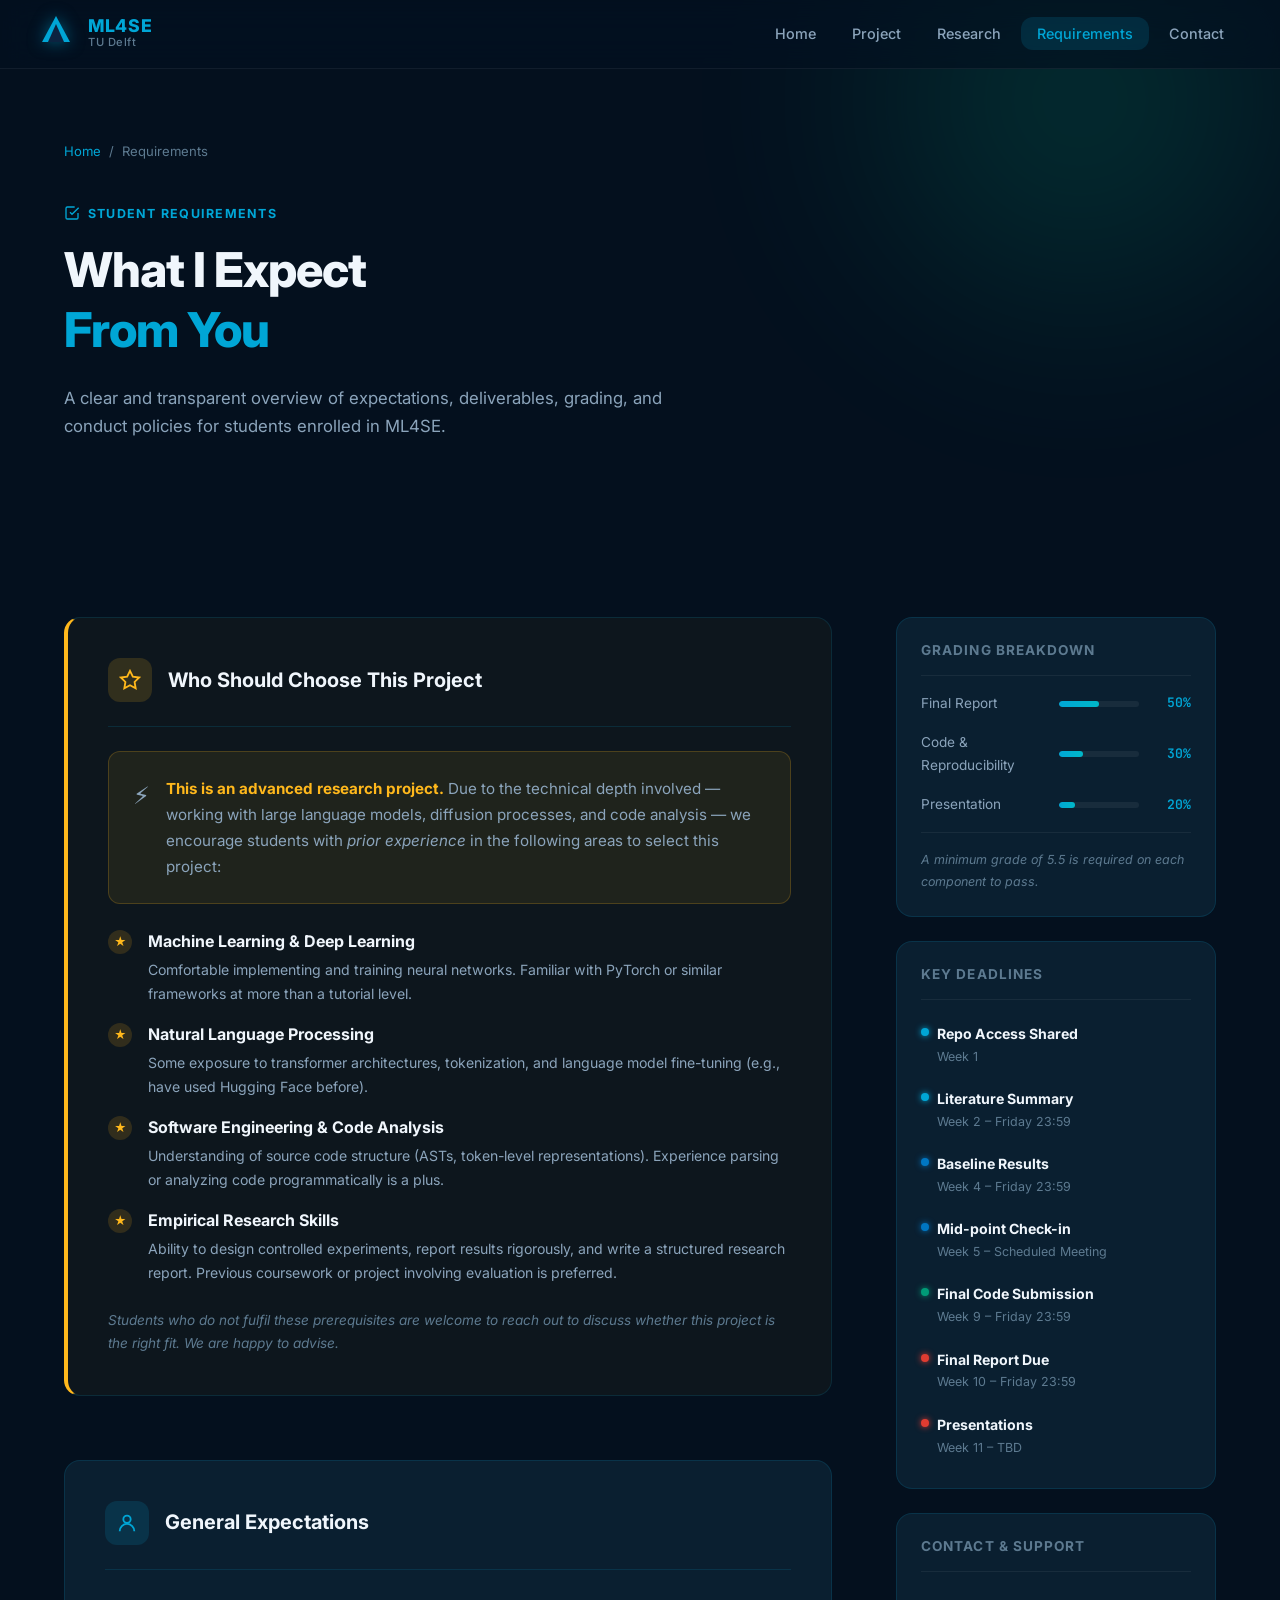
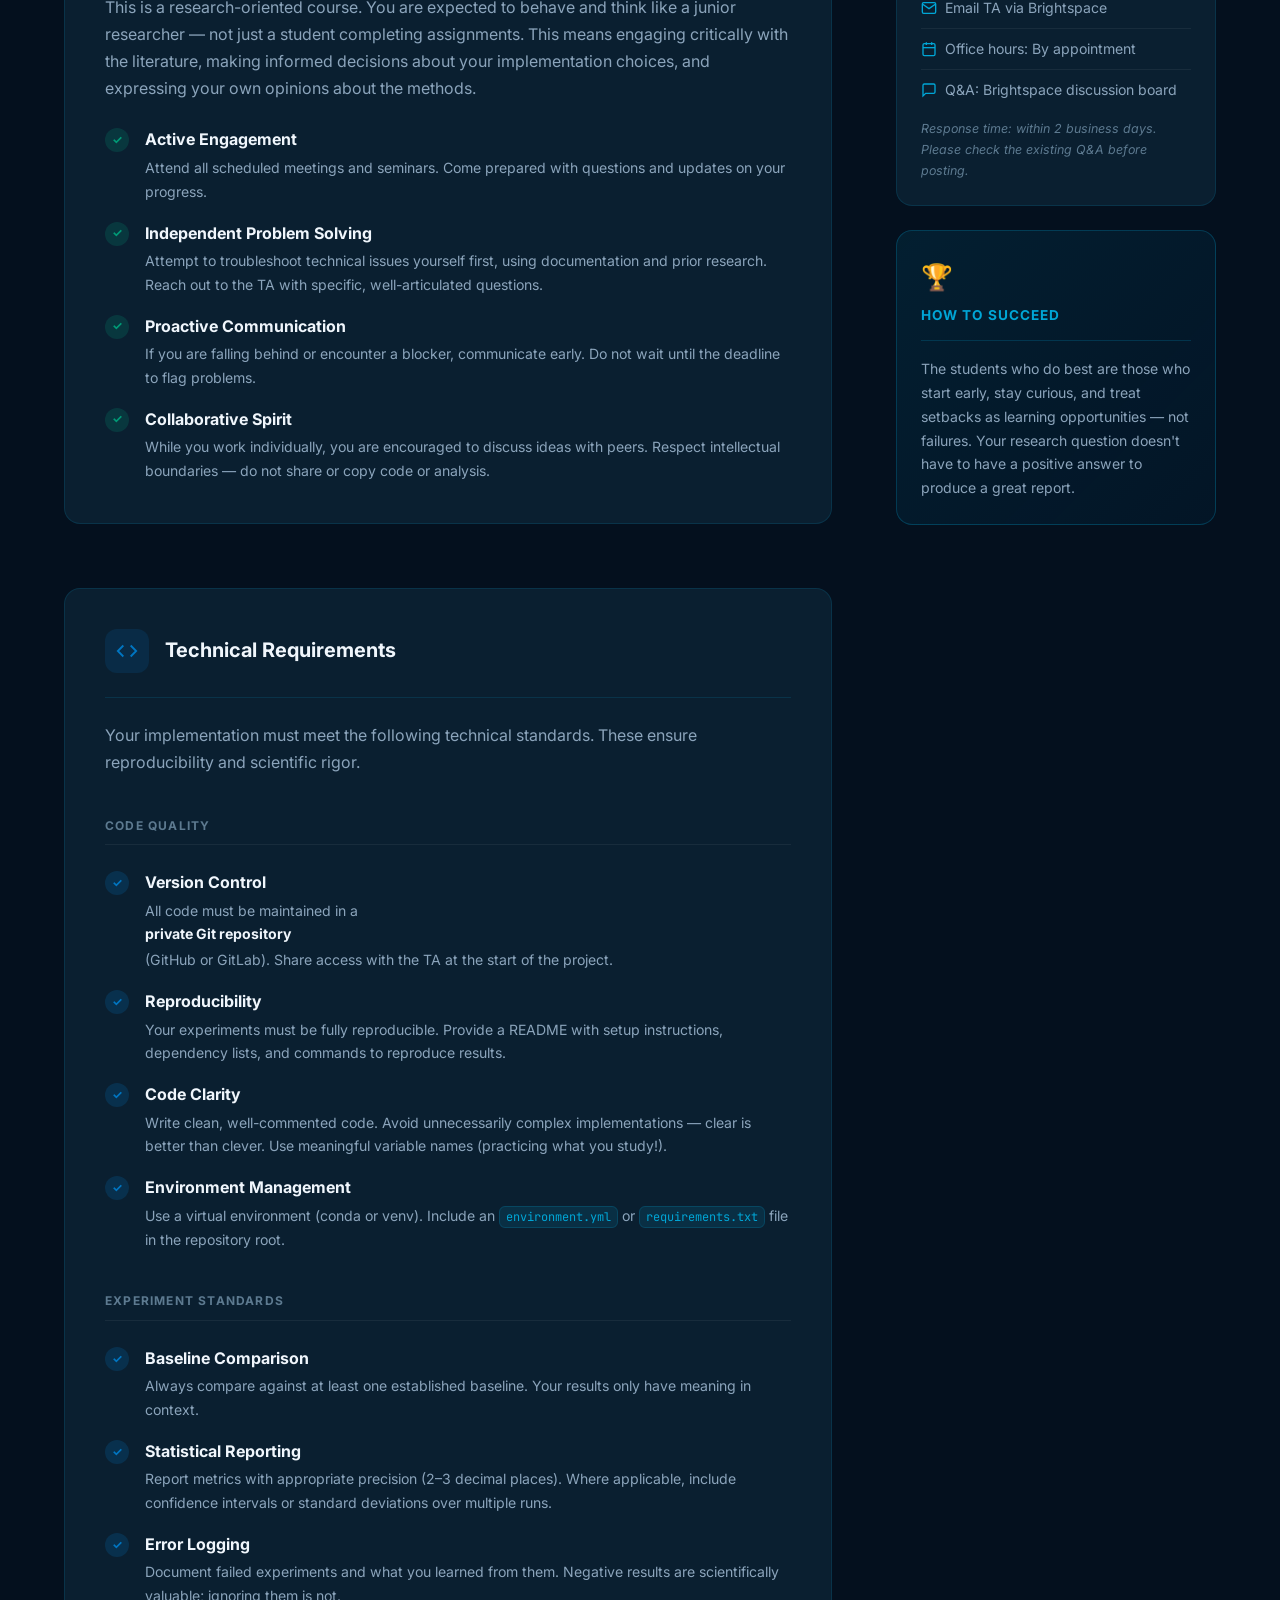
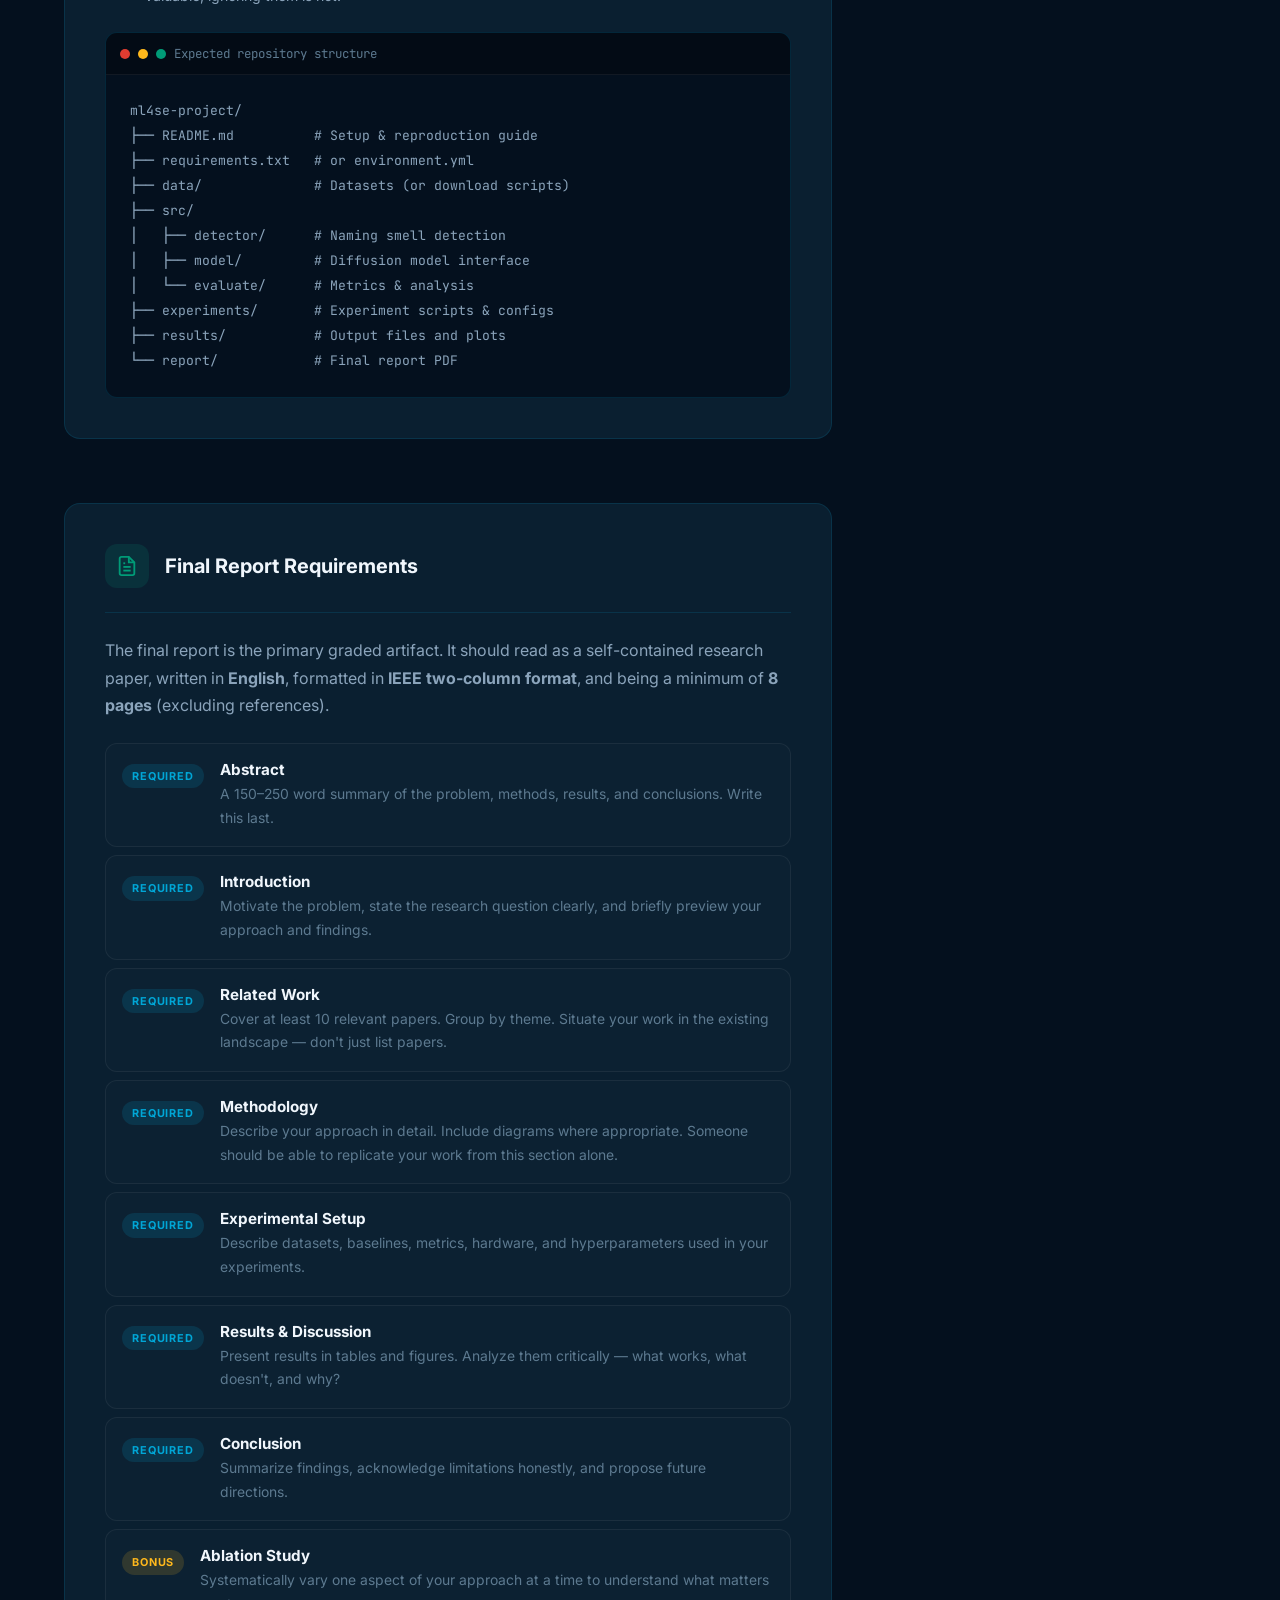
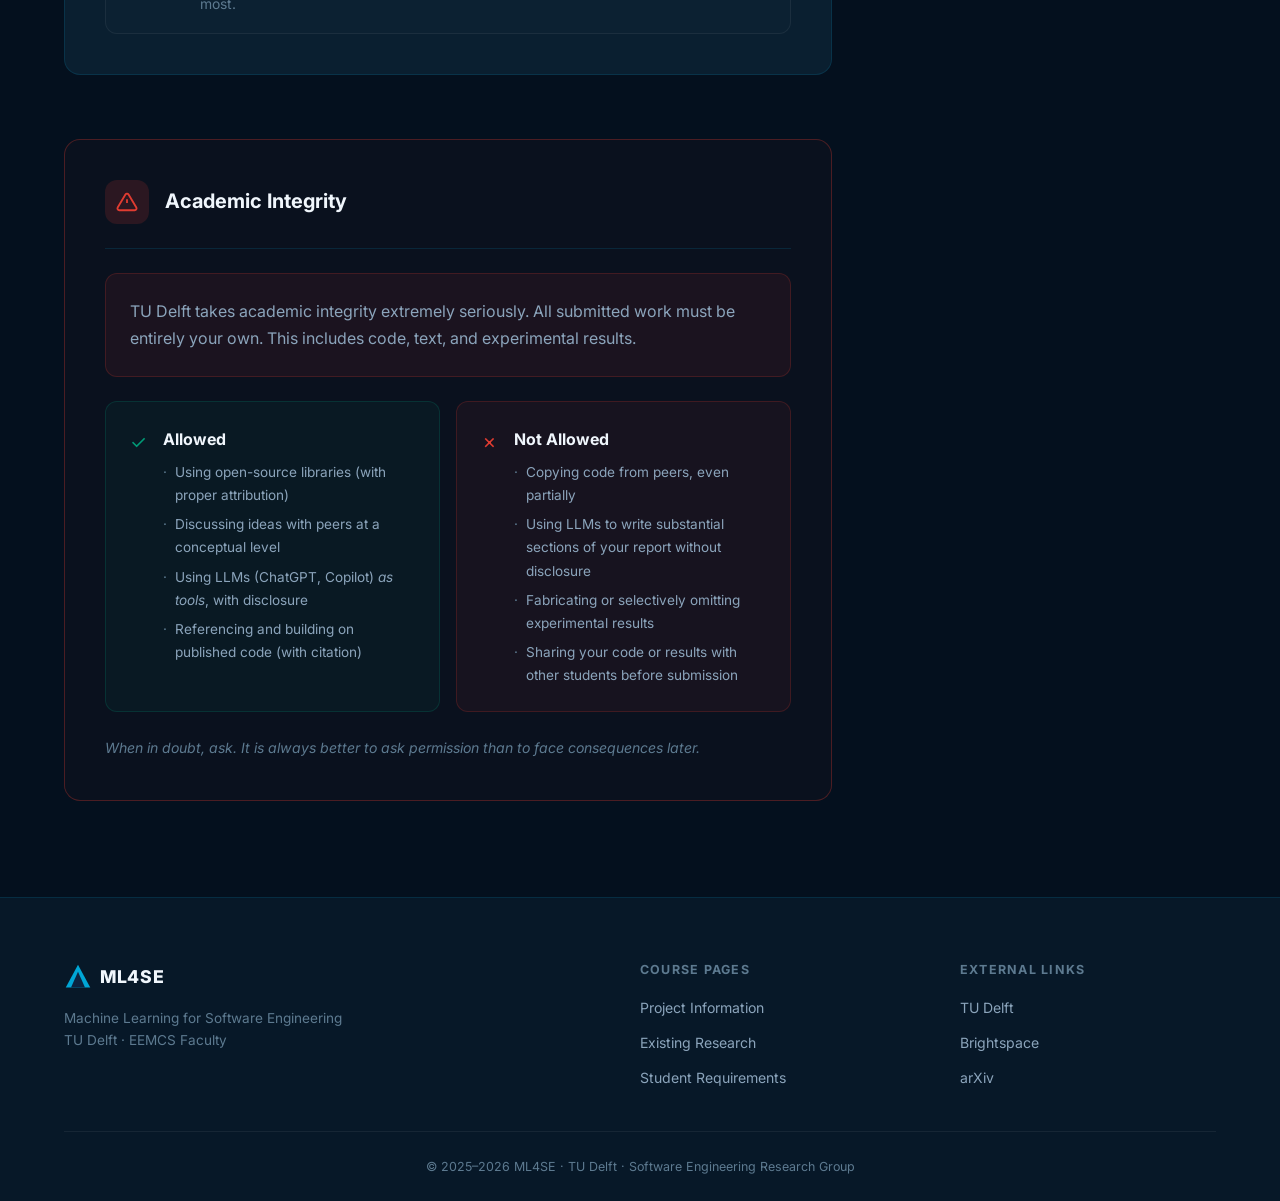
<file: requirements.html>
<!DOCTYPE html>
<html lang="en">

<head>
    <meta charset="UTF-8" />
    <meta name="viewport" content="width=device-width, initial-scale=1.0" />
    <title>Student Requirements – ML4SE | TU Delft</title>
    <meta name="description"
        content="Student requirements, expectations, deliverables, and evaluation criteria for the ML4SE course at TU Delft." />
    <link rel="preconnect" href="https://fonts.googleapis.com" />
    <link rel="preconnect" href="https://fonts.gstatic.com" crossorigin />
    <link
        href="https://fonts.googleapis.com/css2?family=Inter:wght@300;400;500;600;700;800&family=JetBrains+Mono:wght@400;500&display=swap"
        rel="stylesheet" />
    <link rel="stylesheet" href="style.css" />
</head>

<body>

    <!-- Navigation -->
    <nav class="navbar" id="navbar">
        <div class="nav-container">
            <a href="index.html" class="nav-brand">
                <div class="nav-logo">
                    <svg width="32" height="32" viewBox="0 0 32 32" fill="none">
                        <polygon points="16,2 30,28 2,28" fill="#00A6D6" />
                        <polygon points="16,10 24,28 8,28" fill="#0C2340" />
                    </svg>
                </div>
                <div class="nav-brand-text">
                    <span class="nav-title">ML4SE</span>
                    <span class="nav-subtitle">TU Delft</span>
                </div>
            </a>
            <ul class="nav-links">
                <li><a href="index.html" class="nav-link" id="nav-home">Home</a></li>
                <li><a href="project.html" class="nav-link" id="nav-project">Project</a></li>
                <li><a href="research.html" class="nav-link" id="nav-research">Research</a></li>
                <li><a href="requirements.html" class="nav-link active" id="nav-requirements">Requirements</a></li>
                <li><a href="contact.html" class="nav-link" id="nav-contact">Contact</a></li>
            </ul>
            <button class="nav-toggle" id="navToggle" aria-label="Toggle navigation">
                <span></span><span></span><span></span>
            </button>
        </div>
    </nav>

    <!-- Page Hero -->
    <section class="page-hero page-hero-requirements">
        <div class="page-hero-bg">
            <div class="hero-glow hero-glow-1"></div>
        </div>
        <div class="container">
            <div class="breadcrumb">
                <a href="index.html">Home</a>
                <span>/</span>
                <span>Requirements</span>
            </div>
            <div class="page-hero-content">
                <div class="page-hero-tag">
                    <svg width="16" height="16" viewBox="0 0 24 24" fill="none" stroke="currentColor" stroke-width="2">
                        <polyline points="9 11 12 14 22 4" />
                        <path d="M21 12v7a2 2 0 0 1-2 2H5a2 2 0 0 1-2-2V5a2 2 0 0 1 2-2h11" />
                    </svg>
                    Student Requirements
                </div>
                <h1>What I Expect<br /><span class="accent">From You</span></h1>
                <p>A clear and transparent overview of expectations, deliverables, grading, and conduct policies for
                    students enrolled in ML4SE.</p>
            </div>
        </div>
    </section>

    <!-- Requirements Content -->
    <section class="section">
        <div class="container">
            <div class="req-layout">

                <!-- Left: Main Requirements -->
                <div class="req-main">

                    <!-- Advanced Project Notice -->
                    <div class="req-block req-block-notice" id="req-notice">
                        <div class="req-block-header">
                            <div class="req-icon req-icon-yellow">
                                <svg width="22" height="22" viewBox="0 0 24 24" fill="none" stroke="currentColor"
                                    stroke-width="2">
                                    <polygon
                                        points="12 2 15.09 8.26 22 9.27 17 14.14 18.18 21.02 12 17.77 5.82 21.02 7 14.14 2 9.27 8.91 8.26 12 2" />
                                </svg>
                            </div>
                            <h2>Who Should Choose This Project</h2>
                        </div>
                        <div class="notice-banner" id="notice-experience">
                            <div class="notice-banner-icon">⚡</div>
                            <div class="notice-banner-body">
                                <strong>This is an advanced research project.</strong> Due to the technical depth
                                involved — working with large language models, diffusion processes, and code analysis —
                                we encourage students with <em>prior experience</em> in the following areas to select
                                this project:
                            </div>
                        </div>
                        <div class="checklist" id="checklist-prereqs">
                            <div class="check-item">
                                <div class="check-icon check-icon-yellow">★</div>
                                <div class="check-content">
                                    <strong>Machine Learning &amp; Deep Learning</strong>
                                    <p>Comfortable implementing and training neural networks. Familiar with PyTorch or
                                        similar frameworks at more than a tutorial level.</p>
                                </div>
                            </div>
                            <div class="check-item">
                                <div class="check-icon check-icon-yellow">★</div>
                                <div class="check-content">
                                    <strong>Natural Language Processing</strong>
                                    <p>Some exposure to transformer architectures, tokenization, and language model
                                        fine-tuning (e.g., have used Hugging Face before).</p>
                                </div>
                            </div>
                            <div class="check-item">
                                <div class="check-icon check-icon-yellow">★</div>
                                <div class="check-content">
                                    <strong>Software Engineering &amp; Code Analysis</strong>
                                    <p>Understanding of source code structure (ASTs, token-level representations).
                                        Experience parsing or analyzing code programmatically is a plus.</p>
                                </div>
                            </div>
                            <div class="check-item">
                                <div class="check-icon check-icon-yellow">★</div>
                                <div class="check-content">
                                    <strong>Empirical Research Skills</strong>
                                    <p>Ability to design controlled experiments, report results rigorously, and write a
                                        structured research report. Previous coursework or project involving evaluation
                                        is preferred.</p>
                                </div>
                            </div>
                        </div>
                        <p class="notice-footer">Students who do not fulfil these prerequisites are welcome to reach out
                            to discuss whether this project is the right fit. We are happy to advise.</p>
                    </div>

                    <!-- General Expectations -->
                    <div class="req-block" id="req-general">
                        <div class="req-block-header">
                            <div class="req-icon req-icon-cyan">
                                <svg width="22" height="22" viewBox="0 0 24 24" fill="none" stroke="currentColor"
                                    stroke-width="2">
                                    <circle cx="12" cy="8" r="4" />
                                    <path d="M20 21a8 8 0 1 0-16 0" />
                                </svg>
                            </div>
                            <h2>General Expectations</h2>
                        </div>
                        <p>This is a research-oriented course. You are expected to behave and think like a junior
                            researcher — not just a student completing assignments. This means engaging critically with
                            the literature, making informed decisions about your implementation choices, and expressing
                            your own opinions about the methods.</p>
                        <div class="checklist" id="checklist-general">
                            <div class="check-item">
                                <div class="check-icon">✓</div>
                                <div class="check-content">
                                    <strong>Active Engagement</strong>
                                    <p>Attend all scheduled meetings and seminars. Come prepared with questions and
                                        updates on your progress.</p>
                                </div>
                            </div>
                            <div class="check-item">
                                <div class="check-icon">✓</div>
                                <div class="check-content">
                                    <strong>Independent Problem Solving</strong>
                                    <p>Attempt to troubleshoot technical issues yourself first, using documentation and
                                        prior research. Reach out to the TA with specific, well-articulated questions.
                                    </p>
                                </div>
                            </div>
                            <div class="check-item">
                                <div class="check-icon">✓</div>
                                <div class="check-content">
                                    <strong>Proactive Communication</strong>
                                    <p>If you are falling behind or encounter a blocker, communicate early. Do not wait
                                        until the deadline to flag problems.</p>
                                </div>
                            </div>
                            <div class="check-item">
                                <div class="check-icon">✓</div>
                                <div class="check-content">
                                    <strong>Collaborative Spirit</strong>
                                    <p>While you work individually, you are encouraged to discuss ideas with peers.
                                        Respect intellectual boundaries — do not share or copy code or analysis.</p>
                                </div>
                            </div>
                        </div>
                    </div>

                    <!-- Technical Requirements -->
                    <div class="req-block" id="req-technical">
                        <div class="req-block-header">
                            <div class="req-icon req-icon-blue">
                                <svg width="22" height="22" viewBox="0 0 24 24" fill="none" stroke="currentColor"
                                    stroke-width="2">
                                    <polyline points="16 18 22 12 16 6" />
                                    <polyline points="8 6 2 12 8 18" />
                                </svg>
                            </div>
                            <h2>Technical Requirements</h2>
                        </div>
                        <p>Your implementation must meet the following technical standards. These ensure reproducibility
                            and scientific rigor.</p>

                        <div class="req-section-title">Code Quality</div>
                        <div class="checklist">
                            <div class="check-item">
                                <div class="check-icon check-icon-blue">✓</div>
                                <div class="check-content">
                                    <strong>Version Control</strong>
                                    <p>All code must be maintained in a <strong>private Git repository</strong> (GitHub
                                        or GitLab). Share access with the TA at the start of the project.</p>
                                </div>
                            </div>
                            <div class="check-item">
                                <div class="check-icon check-icon-blue">✓</div>
                                <div class="check-content">
                                    <strong>Reproducibility</strong>
                                    <p>Your experiments must be fully reproducible. Provide a README with setup
                                        instructions, dependency lists, and commands to reproduce results.</p>
                                </div>
                            </div>
                            <div class="check-item">
                                <div class="check-icon check-icon-blue">✓</div>
                                <div class="check-content">
                                    <strong>Code Clarity</strong>
                                    <p>Write clean, well-commented code. Avoid unnecessarily complex implementations —
                                        clear is better than clever. Use meaningful variable names (practicing what you
                                        study!).</p>
                                </div>
                            </div>
                            <div class="check-item">
                                <div class="check-icon check-icon-blue">✓</div>
                                <div class="check-content">
                                    <strong>Environment Management</strong>
                                    <p>Use a virtual environment (conda or venv). Include an
                                        <code>environment.yml</code> or <code>requirements.txt</code> file in the
                                        repository root.
                                    </p>
                                </div>
                            </div>
                        </div>

                        <div class="req-section-title">Experiment Standards</div>
                        <div class="checklist">
                            <div class="check-item">
                                <div class="check-icon check-icon-blue">✓</div>
                                <div class="check-content">
                                    <strong>Baseline Comparison</strong>
                                    <p>Always compare against at least one established baseline. Your results only have
                                        meaning in context.</p>
                                </div>
                            </div>
                            <div class="check-item">
                                <div class="check-icon check-icon-blue">✓</div>
                                <div class="check-content">
                                    <strong>Statistical Reporting</strong>
                                    <p>Report metrics with appropriate precision (2–3 decimal places). Where applicable,
                                        include confidence intervals or standard deviations over multiple runs.</p>
                                </div>
                            </div>
                            <div class="check-item">
                                <div class="check-icon check-icon-blue">✓</div>
                                <div class="check-content">
                                    <strong>Error Logging</strong>
                                    <p>Document failed experiments and what you learned from them. Negative results are
                                        scientifically valuable; ignoring them is not.</p>
                                </div>
                            </div>
                        </div>

                        <div class="code-example" id="code-example">
                            <div class="code-example-header">
                                <span class="dot red"></span><span class="dot yellow"></span><span
                                    class="dot green"></span>
                                <span>Expected repository structure</span>
                            </div>
                            <pre><span class="kw">ml4se-project/</span>
├── <span class="str">README.md</span>          <span class="comment"># Setup & reproduction guide</span>
├── <span class="str">requirements.txt</span>   <span class="comment"># or environment.yml</span>
├── <span class="str">data/</span>              <span class="comment"># Datasets (or download scripts)</span>
├── <span class="str">src/</span>
│   ├── <span class="str">detector/</span>      <span class="comment"># Naming smell detection</span>
│   ├── <span class="str">model/</span>         <span class="comment"># Diffusion model interface</span>
│   └── <span class="str">evaluate/</span>      <span class="comment"># Metrics & analysis</span>
├── <span class="str">experiments/</span>       <span class="comment"># Experiment scripts & configs</span>
├── <span class="str">results/</span>           <span class="comment"># Output files and plots</span>
└── <span class="str">report/</span>            <span class="comment"># Final report PDF</span></pre>
                        </div>
                    </div>

                    <!-- Report Requirements -->
                    <div class="req-block" id="req-report">
                        <div class="req-block-header">
                            <div class="req-icon req-icon-green">
                                <svg width="22" height="22" viewBox="0 0 24 24" fill="none" stroke="currentColor"
                                    stroke-width="2">
                                    <path d="M14 2H6a2 2 0 0 0-2 2v16a2 2 0 0 0 2 2h12a2 2 0 0 0 2-2V8z" />
                                    <polyline points="14 2 14 8 20 8" />
                                    <line x1="16" y1="13" x2="8" y2="13" />
                                    <line x1="16" y1="17" x2="8" y2="17" />
                                    <polyline points="10 9 9 9 8 9" />
                                </svg>
                            </div>
                            <h2>Final Report Requirements</h2>
                        </div>
                        <p>The final report is the primary graded artifact. It should read as a self-contained research
                            paper, written in <strong>English</strong>, formatted in <strong>IEEE two-column
                                format</strong>, and being a minimum of <strong>8 pages</strong> (excluding references).
                        </p>

                        <div class="report-sections" id="report-sections">
                            <div class="report-section">
                                <div class="rs-label rs-mandatory">Required</div>
                                <div class="rs-body">
                                    <h4>Abstract</h4>
                                    <p>A 150–250 word summary of the problem, methods, results, and conclusions. Write
                                        this last.</p>
                                </div>
                            </div>
                            <div class="report-section">
                                <div class="rs-label rs-mandatory">Required</div>
                                <div class="rs-body">
                                    <h4>Introduction</h4>
                                    <p>Motivate the problem, state the research question clearly, and briefly preview
                                        your approach and findings.</p>
                                </div>
                            </div>
                            <div class="report-section">
                                <div class="rs-label rs-mandatory">Required</div>
                                <div class="rs-body">
                                    <h4>Related Work</h4>
                                    <p>Cover at least 10 relevant papers. Group by theme. Situate your work in the
                                        existing landscape — don't just list papers.</p>
                                </div>
                            </div>
                            <div class="report-section">
                                <div class="rs-label rs-mandatory">Required</div>
                                <div class="rs-body">
                                    <h4>Methodology</h4>
                                    <p>Describe your approach in detail. Include diagrams where appropriate. Someone
                                        should be able to replicate your work from this section alone.</p>
                                </div>
                            </div>
                            <div class="report-section">
                                <div class="rs-label rs-mandatory">Required</div>
                                <div class="rs-body">
                                    <h4>Experimental Setup</h4>
                                    <p>Describe datasets, baselines, metrics, hardware, and hyperparameters used in your
                                        experiments.</p>
                                </div>
                            </div>
                            <div class="report-section">
                                <div class="rs-label rs-mandatory">Required</div>
                                <div class="rs-body">
                                    <h4>Results & Discussion</h4>
                                    <p>Present results in tables and figures. Analyze them critically — what works, what
                                        doesn't, and why?</p>
                                </div>
                            </div>
                            <div class="report-section">
                                <div class="rs-label rs-mandatory">Required</div>
                                <div class="rs-body">
                                    <h4>Conclusion</h4>
                                    <p>Summarize findings, acknowledge limitations honestly, and propose future
                                        directions.</p>
                                </div>
                            </div>
                            <div class="report-section">
                                <div class="rs-label rs-optional">Bonus</div>
                                <div class="rs-body">
                                    <h4>Ablation Study</h4>
                                    <p>Systematically vary one aspect of your approach at a time to understand what
                                        matters most.</p>
                                </div>
                            </div>
                        </div>
                    </div>

                    <!-- Academic Integrity -->
                    <div class="req-block req-block-warning" id="req-integrity">
                        <div class="req-block-header">
                            <div class="req-icon req-icon-red">
                                <svg width="22" height="22" viewBox="0 0 24 24" fill="none" stroke="currentColor"
                                    stroke-width="2">
                                    <path
                                        d="M10.29 3.86L1.82 18a2 2 0 0 0 1.71 3h16.94a2 2 0 0 0 1.71-3L13.71 3.86a2 2 0 0 0-3.42 0z" />
                                    <line x1="12" y1="9" x2="12" y2="13" />
                                    <line x1="12" y1="17" x2="12.01" y2="17" />
                                </svg>
                            </div>
                            <h2>Academic Integrity</h2>
                        </div>
                        <div class="integrity-notice">
                            <p>TU Delft takes academic integrity extremely seriously. All submitted work must be
                                entirely your own. This includes code, text, and experimental results.</p>
                        </div>
                        <div class="integrity-rules">
                            <div class="ir-item ir-allowed">
                                <div class="ir-icon">✓</div>
                                <div>
                                    <strong>Allowed</strong>
                                    <ul>
                                        <li>Using open-source libraries (with proper attribution)</li>
                                        <li>Discussing ideas with peers at a conceptual level</li>
                                        <li>Using LLMs (ChatGPT, Copilot) <em>as tools</em>, with disclosure</li>
                                        <li>Referencing and building on published code (with citation)</li>
                                    </ul>
                                </div>
                            </div>
                            <div class="ir-item ir-notallowed">
                                <div class="ir-icon">✗</div>
                                <div>
                                    <strong>Not Allowed</strong>
                                    <ul>
                                        <li>Copying code from peers, even partially</li>
                                        <li>Using LLMs to write substantial sections of your report without disclosure
                                        </li>
                                        <li>Fabricating or selectively omitting experimental results</li>
                                        <li>Sharing your code or results with other students before submission</li>
                                    </ul>
                                </div>
                            </div>
                        </div>
                        <p class="integrity-footer">When in doubt, ask. It is always better to ask permission than to
                            face consequences later.</p>
                    </div>

                </div>

                <!-- Right Sidebar -->
                <aside class="req-sidebar">

                    <div class="sidebar-card sidebar-grades" id="sidebar-grades">
                        <h4>Grading Breakdown</h4>
                        <div class="grade-items">
                            <div class="grade-item">
                                <div class="grade-label">Final Report</div>
                                <div class="grade-bar-wrap">
                                    <div class="grade-bar" style="width: 50%"></div>
                                </div>
                                <div class="grade-pct">50%</div>
                            </div>
                            <div class="grade-item">
                                <div class="grade-label">Code & Reproducibility</div>
                                <div class="grade-bar-wrap">
                                    <div class="grade-bar" style="width: 30%"></div>
                                </div>
                                <div class="grade-pct">30%</div>
                            </div>
                            <div class="grade-item">
                                <div class="grade-label">Presentation</div>
                                <div class="grade-bar-wrap">
                                    <div class="grade-bar" style="width: 20%"></div>
                                </div>
                                <div class="grade-pct">20%</div>
                            </div>
                        </div>
                        <p class="grade-note">A minimum grade of 5.5 is required on each component to pass.</p>
                    </div>

                    <div class="sidebar-card" id="sidebar-deadlines">
                        <h4>Key Deadlines</h4>
                        <div class="deadline-list">
                            <div class="deadline-item">
                                <div class="dl-dot dl-dot-cyan"></div>
                                <div class="dl-body">
                                    <strong>Repo Access Shared</strong>
                                    <span>Week 1</span>
                                </div>
                            </div>
                            <div class="deadline-item">
                                <div class="dl-dot dl-dot-cyan"></div>
                                <div class="dl-body">
                                    <strong>Literature Summary</strong>
                                    <span>Week 2 – Friday 23:59</span>
                                </div>
                            </div>
                            <div class="deadline-item">
                                <div class="dl-dot dl-dot-blue"></div>
                                <div class="dl-body">
                                    <strong>Baseline Results</strong>
                                    <span>Week 4 – Friday 23:59</span>
                                </div>
                            </div>
                            <div class="deadline-item">
                                <div class="dl-dot dl-dot-blue"></div>
                                <div class="dl-body">
                                    <strong>Mid-point Check-in</strong>
                                    <span>Week 5 – Scheduled Meeting</span>
                                </div>
                            </div>
                            <div class="deadline-item">
                                <div class="dl-dot dl-dot-green"></div>
                                <div class="dl-body">
                                    <strong>Final Code Submission</strong>
                                    <span>Week 9 – Friday 23:59</span>
                                </div>
                            </div>
                            <div class="deadline-item">
                                <div class="dl-dot dl-dot-red"></div>
                                <div class="dl-body">
                                    <strong>Final Report Due</strong>
                                    <span>Week 10 – Friday 23:59</span>
                                </div>
                            </div>
                            <div class="deadline-item">
                                <div class="dl-dot dl-dot-red"></div>
                                <div class="dl-body">
                                    <strong>Presentations</strong>
                                    <span>Week 11 – TBD</span>
                                </div>
                            </div>
                        </div>
                    </div>

                    <div class="sidebar-card sidebar-contact" id="sidebar-contact">
                        <h4>Contact & Support</h4>
                        <div class="contact-item">
                            <svg width="16" height="16" viewBox="0 0 24 24" fill="none" stroke="#00A6D6"
                                stroke-width="2">
                                <path d="M4 4h16c1.1 0 2 .9 2 2v12c0 1.1-.9 2-2 2H4c-1.1 0-2-.9-2-2V6c0-1.1.9-2 2-2z" />
                                <polyline points="22,6 12,13 2,6" />
                            </svg>
                            <span>Email TA via Brightspace</span>
                        </div>
                        <div class="contact-item">
                            <svg width="16" height="16" viewBox="0 0 24 24" fill="none" stroke="#00A6D6"
                                stroke-width="2">
                                <rect x="3" y="4" width="18" height="18" rx="2" ry="2" />
                                <line x1="16" y1="2" x2="16" y2="6" />
                                <line x1="8" y1="2" x2="8" y2="6" />
                                <line x1="3" y1="10" x2="21" y2="10" />
                            </svg>
                            <span>Office hours: By appointment</span>
                        </div>
                        <div class="contact-item">
                            <svg width="16" height="16" viewBox="0 0 24 24" fill="none" stroke="#00A6D6"
                                stroke-width="2">
                                <path d="M21 15a2 2 0 0 1-2 2H7l-4 4V5a2 2 0 0 1 2-2h14a2 2 0 0 1 2 2z" />
                            </svg>
                            <span>Q&A: Brightspace discussion board</span>
                        </div>
                        <p class="contact-note">Response time: within 2 business days. Please check the existing Q&A
                            before posting.</p>
                    </div>

                    <div class="sidebar-card sidebar-tip" id="sidebar-success">
                        <div class="tip-icon">🏆</div>
                        <h4>How to Succeed</h4>
                        <p>The students who do best are those who start early, stay curious, and treat setbacks as
                            learning opportunities — not failures. Your research question doesn't have to have a
                            positive answer to produce a great report.</p>
                    </div>

                </aside>
            </div>
        </div>
    </section>

    <!-- Footer -->
    <footer class="footer">
        <div class="container">
            <div class="footer-grid">
                <div class="footer-brand">
                    <div class="footer-logo">
                        <svg width="28" height="28" viewBox="0 0 32 32" fill="none">
                            <polygon points="16,2 30,28 2,28" fill="#00A6D6" />
                            <polygon points="16,10 24,28 8,28" fill="#0C2340" />
                        </svg>
                        <span>ML4SE</span>
                    </div>
                    <p>Machine Learning for Software Engineering<br />TU Delft · EEMCS Faculty</p>
                </div>
                <div class="footer-links">
                    <h4>Course Pages</h4>
                    <ul>
                        <li><a href="project.html">Project Information</a></li>
                        <li><a href="research.html">Existing Research</a></li>
                        <li><a href="requirements.html">Student Requirements</a></li>
                    </ul>
                </div>
                <div class="footer-links">
                    <h4>External Links</h4>
                    <ul>
                        <li><a href="https://www.tudelft.nl" target="_blank" rel="noopener">TU Delft</a></li>
                        <li><a href="https://brightspace.tudelft.nl" target="_blank" rel="noopener">Brightspace</a></li>
                        <li><a href="https://arxiv.org" target="_blank" rel="noopener">arXiv</a></li>
                    </ul>
                </div>
            </div>
            <div class="footer-bottom">
                <p>© 2025–2026 ML4SE · TU Delft · Software Engineering Research Group</p>
            </div>
        </div>
    </footer>

    <script src="main.js"></script>
</body>

</html>
</file>
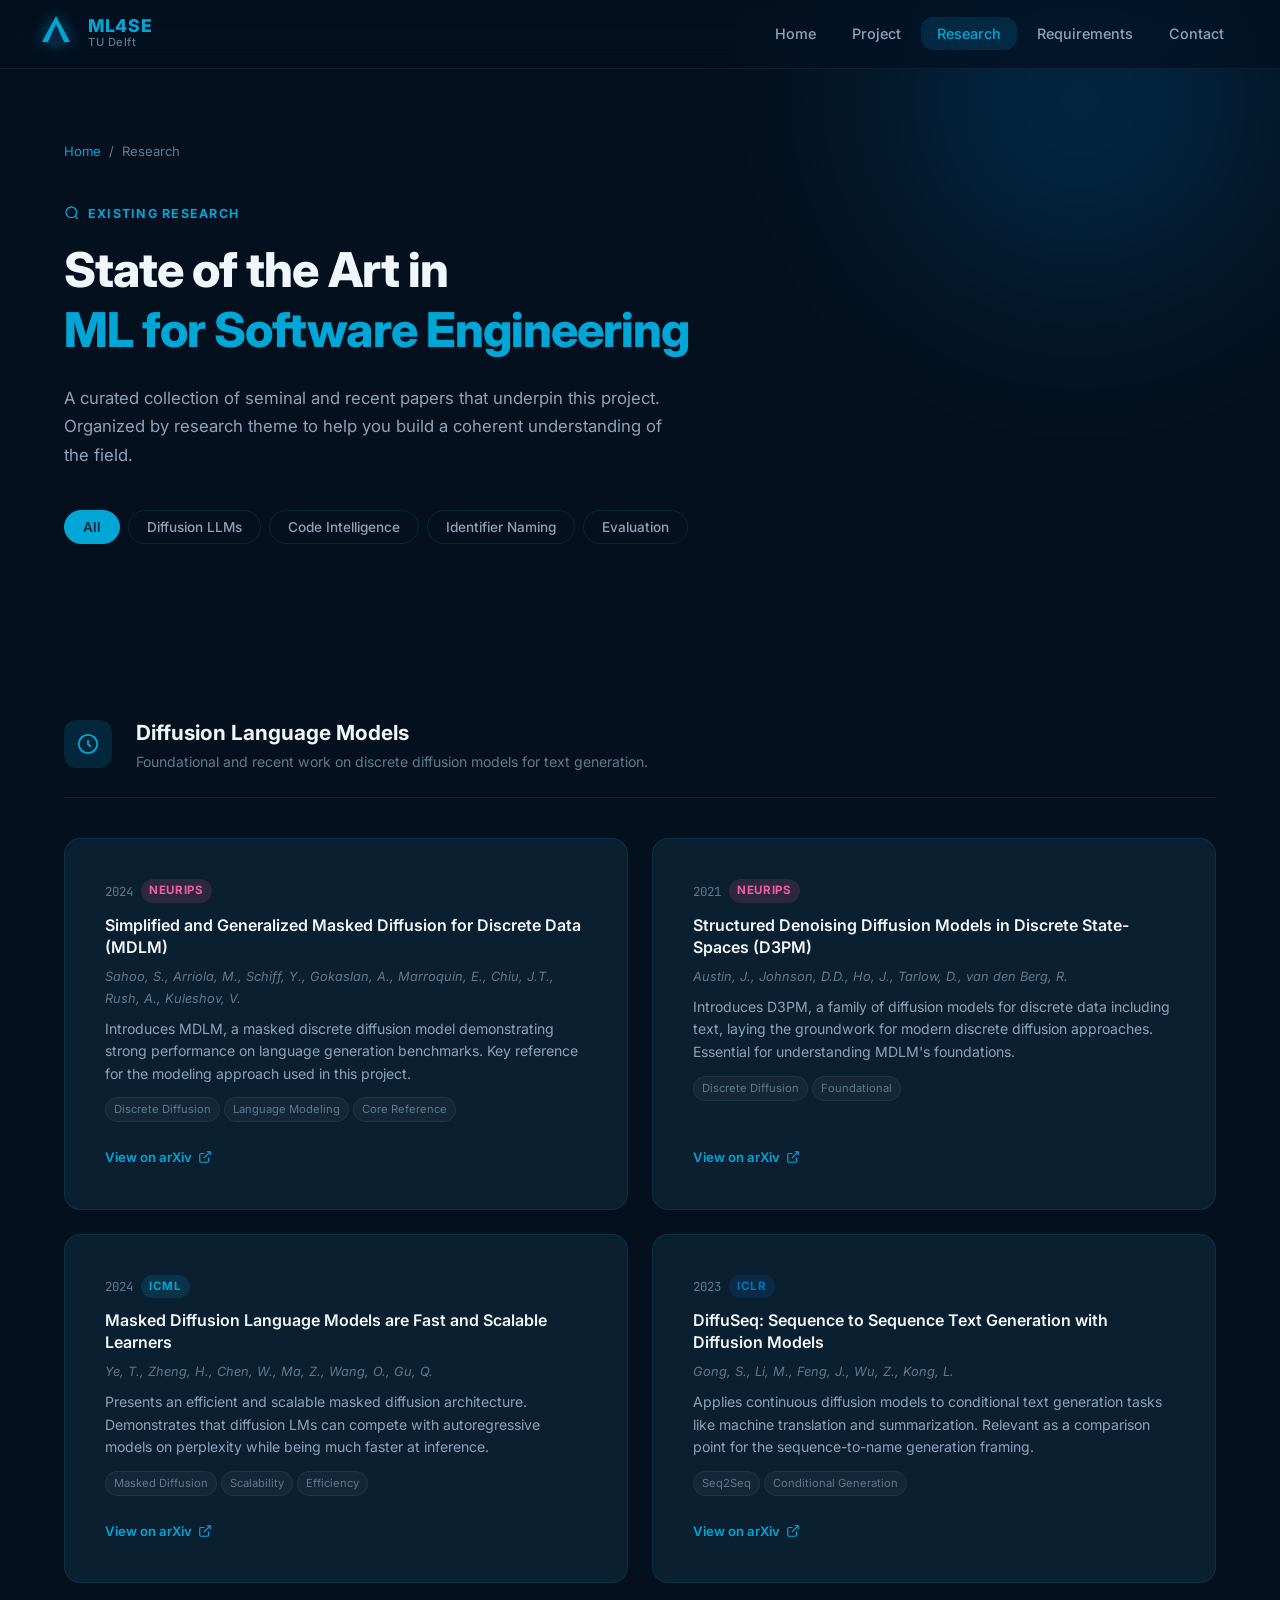
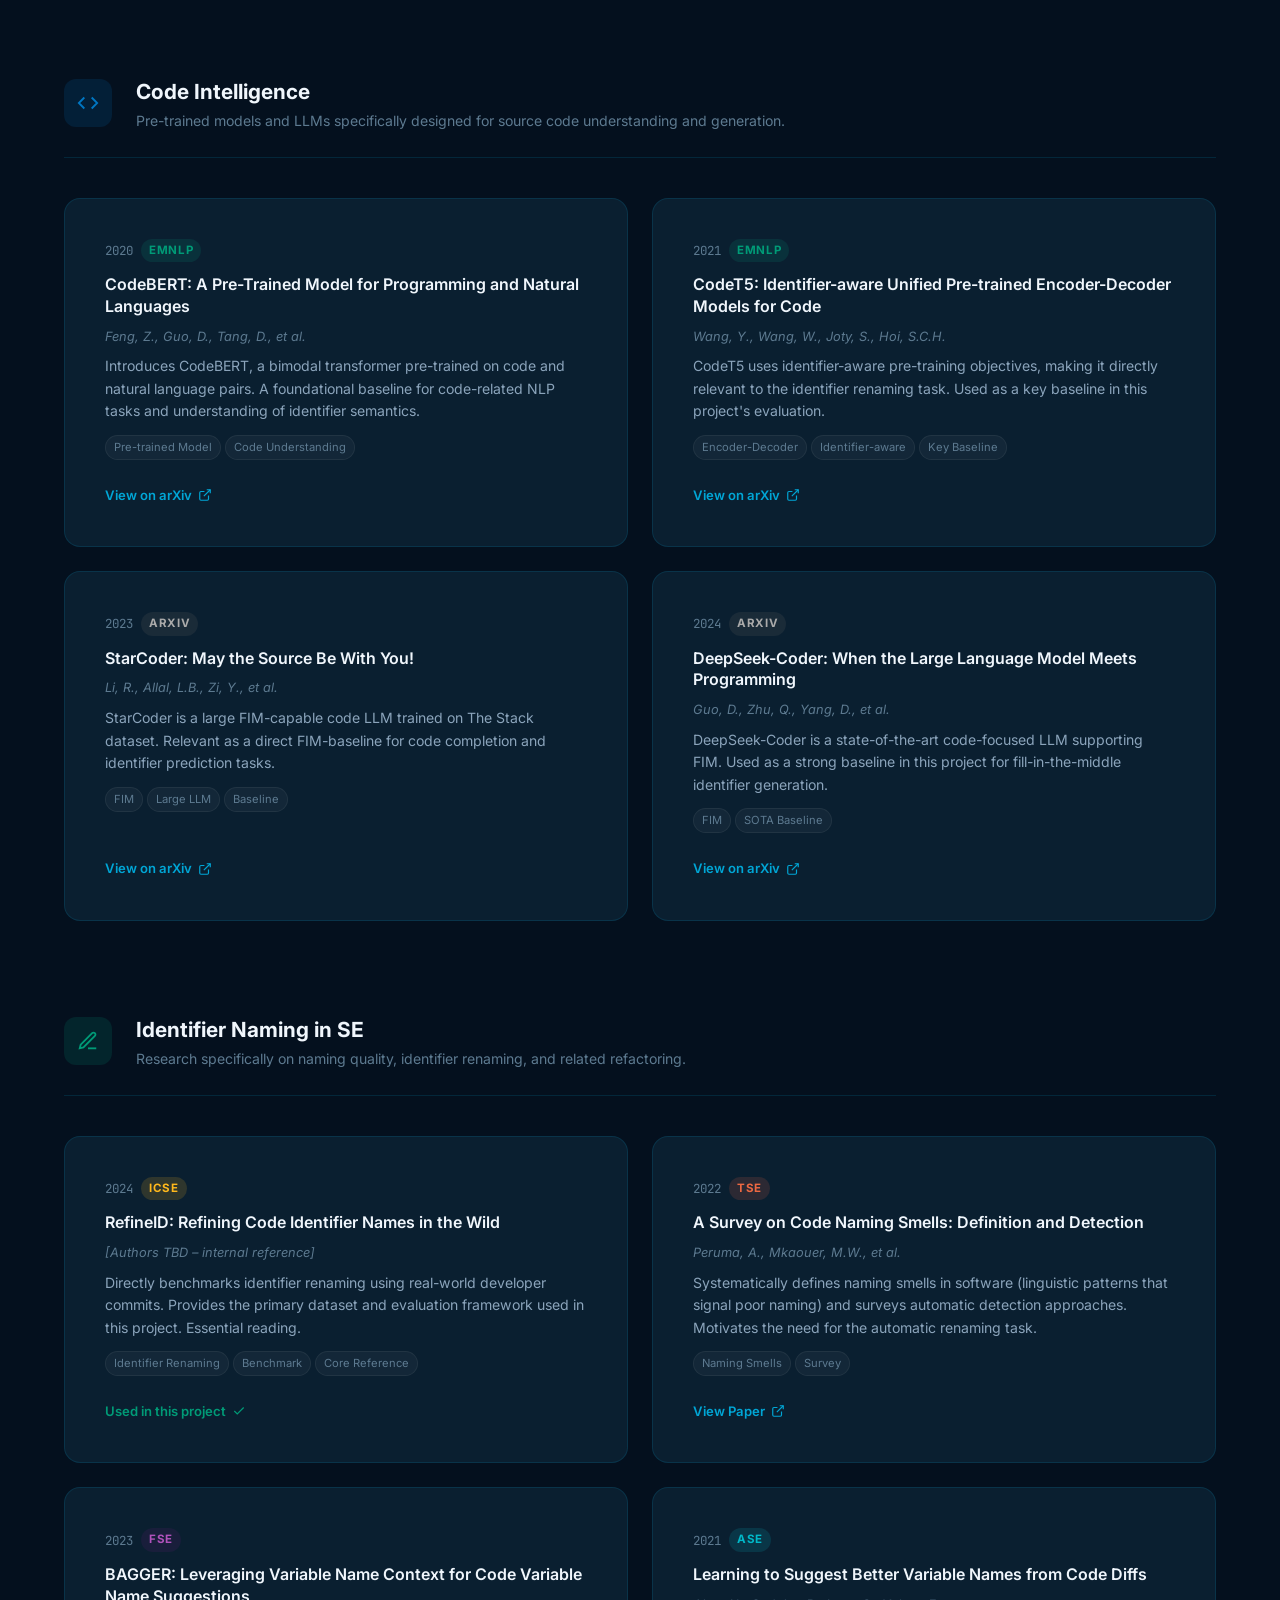
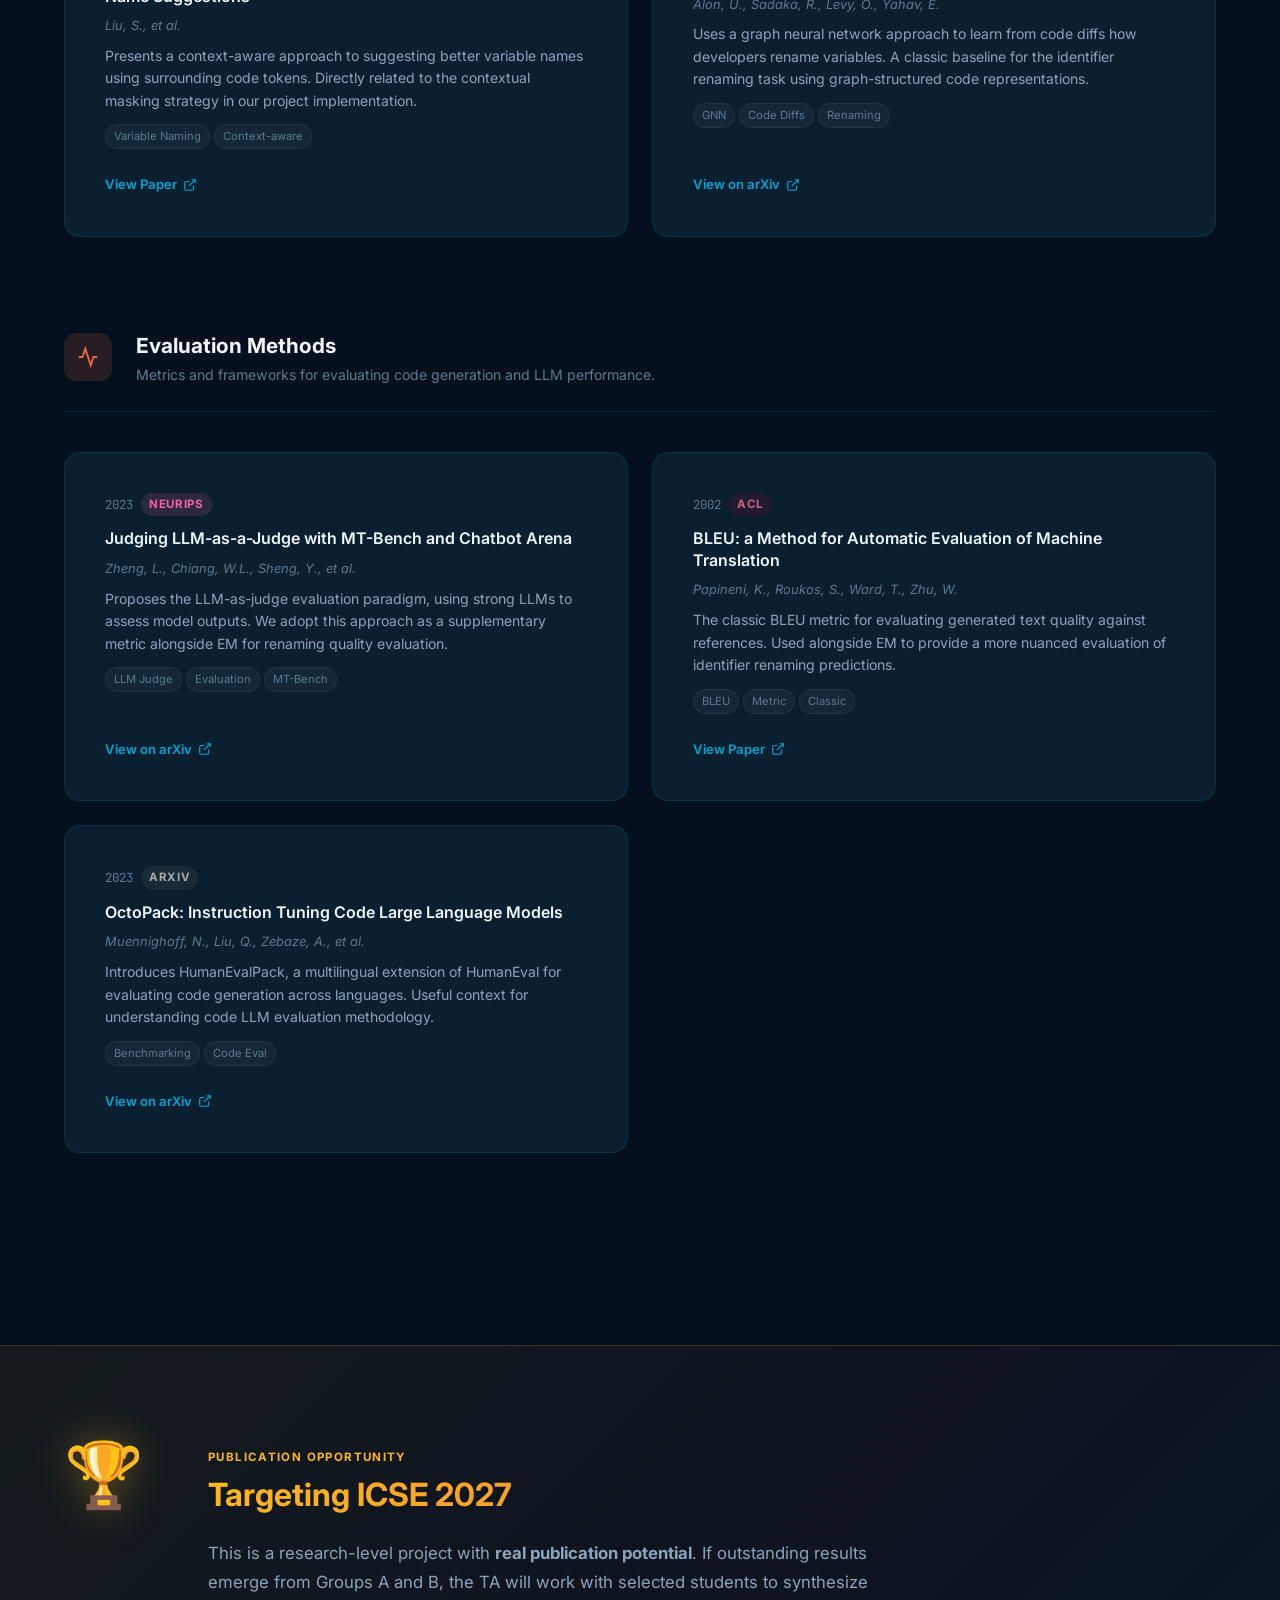
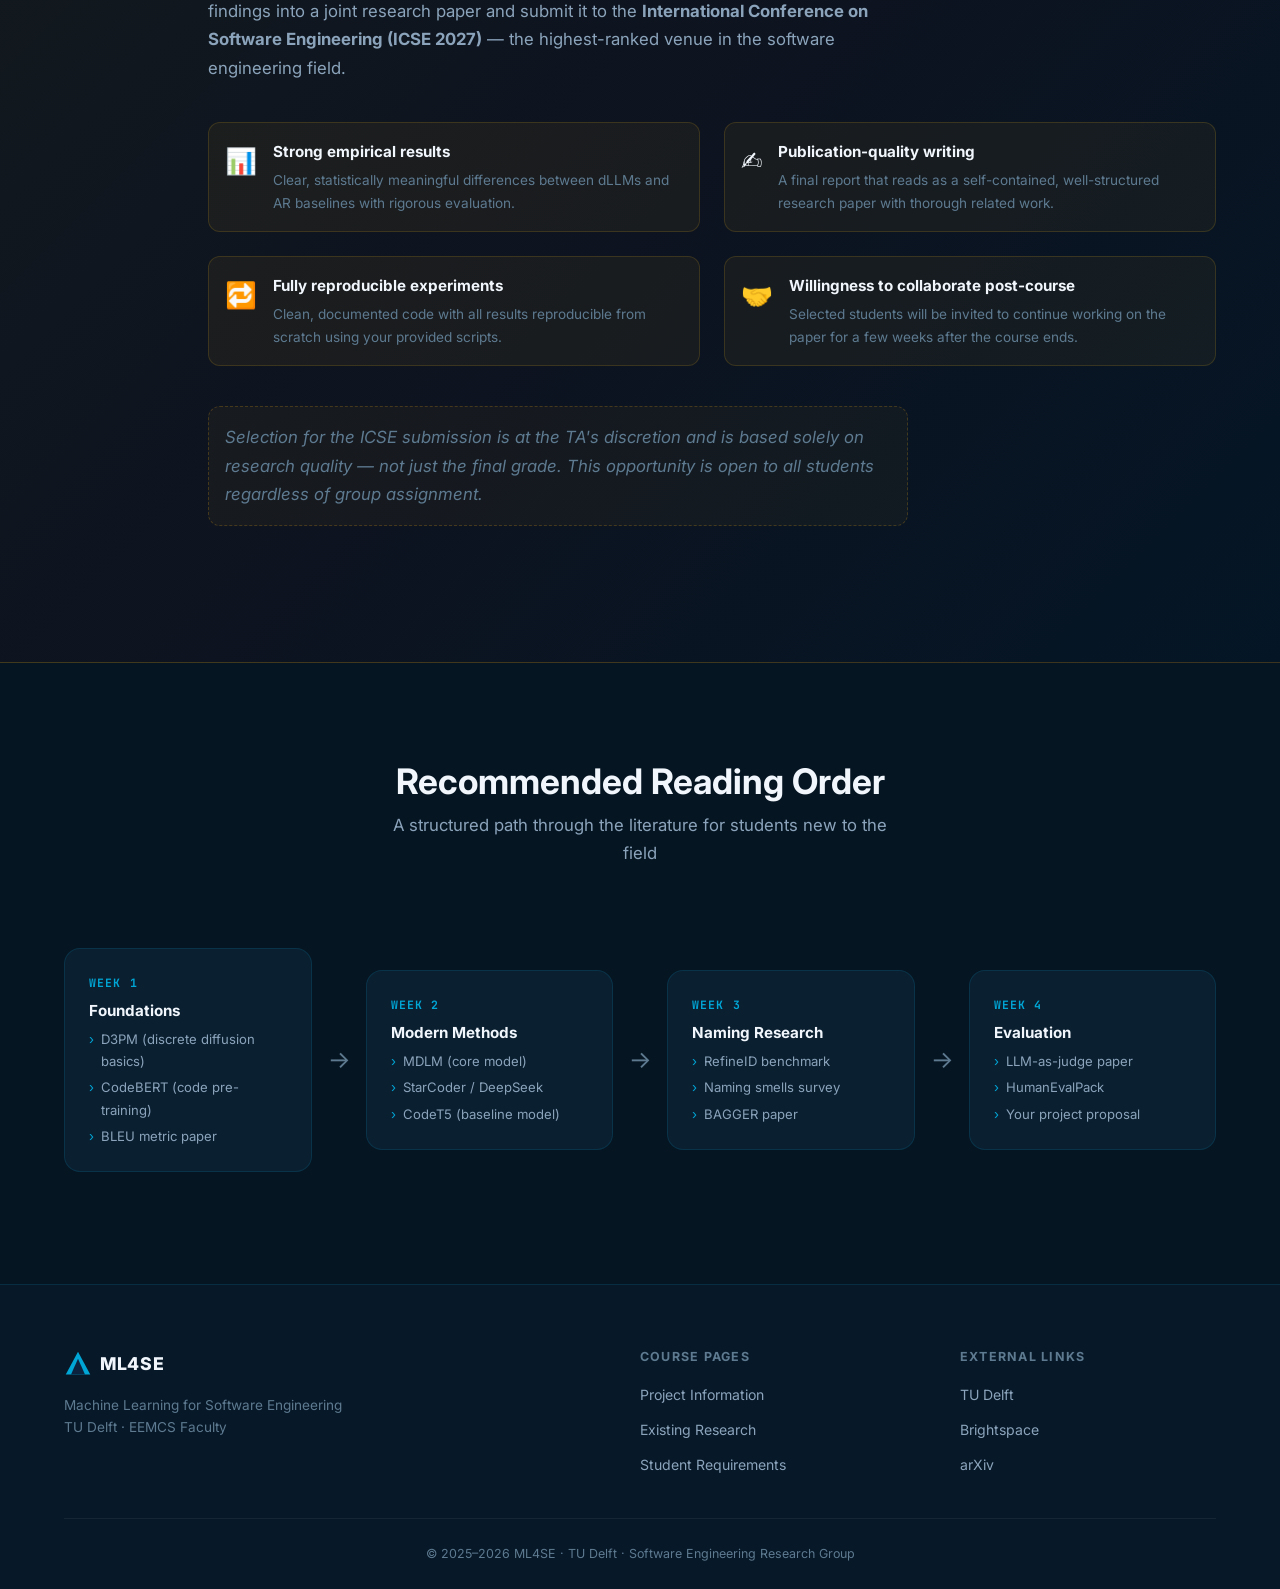
<file: research.html>
<!DOCTYPE html>
<html lang="en">

<head>
    <meta charset="UTF-8" />
    <meta name="viewport" content="width=device-width, initial-scale=1.0" />
    <title>Existing Research – ML4SE | TU Delft</title>
    <meta name="description"
        content="A curated overview of existing research in machine learning for software engineering, covering diffusion LLMs, code intelligence, and identifier naming." />
    <link rel="preconnect" href="https://fonts.googleapis.com" />
    <link rel="preconnect" href="https://fonts.gstatic.com" crossorigin />
    <link
        href="https://fonts.googleapis.com/css2?family=Inter:wght@300;400;500;600;700;800&family=JetBrains+Mono:wght@400;500&display=swap"
        rel="stylesheet" />
    <link rel="stylesheet" href="style.css" />
</head>

<body>

    <!-- Navigation -->
    <nav class="navbar" id="navbar">
        <div class="nav-container">
            <a href="index.html" class="nav-brand">
                <div class="nav-logo">
                    <svg width="32" height="32" viewBox="0 0 32 32" fill="none">
                        <polygon points="16,2 30,28 2,28" fill="#00A6D6" />
                        <polygon points="16,10 24,28 8,28" fill="#0C2340" />
                    </svg>
                </div>
                <div class="nav-brand-text">
                    <span class="nav-title">ML4SE</span>
                    <span class="nav-subtitle">TU Delft</span>
                </div>
            </a>
            <ul class="nav-links">
                <li><a href="index.html" class="nav-link" id="nav-home">Home</a></li>
                <li><a href="project.html" class="nav-link" id="nav-project">Project</a></li>
                <li><a href="research.html" class="nav-link active" id="nav-research">Research</a></li>
                <li><a href="requirements.html" class="nav-link" id="nav-requirements">Requirements</a></li>
                <li><a href="contact.html" class="nav-link" id="nav-contact">Contact</a></li>
            </ul>
            <button class="nav-toggle" id="navToggle" aria-label="Toggle navigation">
                <span></span><span></span><span></span>
            </button>
        </div>
    </nav>

    <!-- Page Hero -->
    <section class="page-hero page-hero-research">
        <div class="page-hero-bg">
            <div class="hero-glow hero-glow-1"></div>
        </div>
        <div class="container">
            <div class="breadcrumb">
                <a href="index.html">Home</a>
                <span>/</span>
                <span>Research</span>
            </div>
            <div class="page-hero-content">
                <div class="page-hero-tag">
                    <svg width="16" height="16" viewBox="0 0 24 24" fill="none" stroke="currentColor" stroke-width="2">
                        <circle cx="11" cy="11" r="8" />
                        <line x1="21" y1="21" x2="16.65" y2="16.65" />
                    </svg>
                    Existing Research
                </div>
                <h1>State of the Art in<br /><span class="accent">ML for Software Engineering</span></h1>
                <p>A curated collection of seminal and recent papers that underpin this project. Organized by research
                    theme to help you build a coherent understanding of the field.</p>
            </div>
            <!-- Filter Controls -->
            <div class="filter-bar" id="filter-bar">
                <button class="filter-btn active" data-filter="all" id="filter-all">All</button>
                <button class="filter-btn" data-filter="diffusion" id="filter-diffusion">Diffusion LLMs</button>
                <button class="filter-btn" data-filter="code-intel" id="filter-code">Code Intelligence</button>
                <button class="filter-btn" data-filter="naming" id="filter-naming">Identifier Naming</button>
                <button class="filter-btn" data-filter="evaluation" id="filter-evaluation">Evaluation</button>
            </div>
        </div>
    </section>

    <!-- Research Papers -->
    <section class="section">
        <div class="container">

            <!-- Category: Diffusion LLMs -->
            <div class="research-category" id="cat-diffusion">
                <div class="category-header">
                    <div class="category-icon category-icon-cyan">
                        <svg width="22" height="22" viewBox="0 0 24 24" fill="none" stroke="currentColor"
                            stroke-width="2">
                            <circle cx="12" cy="12" r="10" />
                            <path d="M12 8v4l3 3" />
                        </svg>
                    </div>
                    <div>
                        <h2>Diffusion Language Models</h2>
                        <p>Foundational and recent work on discrete diffusion models for text generation.</p>
                    </div>
                </div>
                <div class="paper-grid">
                    <div class="paper-card" data-category="diffusion" id="paper-mdlm">
                        <div class="paper-meta">
                            <span class="paper-year">2024</span>
                            <span class="paper-venue venue-neurips">NeurIPS</span>
                        </div>
                        <h3 class="paper-title">Simplified and Generalized Masked Diffusion for Discrete Data (MDLM)
                        </h3>
                        <p class="paper-authors">Sahoo, S., Arriola, M., Schiff, Y., Gokaslan, A., Marroquin, E., Chiu,
                            J.T., Rush, A., Kuleshov, V.</p>
                        <p class="paper-abstract">Introduces MDLM, a masked discrete diffusion model demonstrating
                            strong performance on language generation benchmarks. Key reference for the modeling
                            approach used in this project.</p>
                        <div class="paper-tags">
                            <span class="paper-tag">Discrete Diffusion</span>
                            <span class="paper-tag">Language Modeling</span>
                            <span class="paper-tag">Core Reference</span>
                        </div>
                        <a href="https://arxiv.org/abs/2406.04329" target="_blank" rel="noopener" class="paper-link"
                            id="link-mdlm">
                            View on arXiv
                            <svg width="14" height="14" viewBox="0 0 24 24" fill="none" stroke="currentColor"
                                stroke-width="2">
                                <path d="M18 13v6a2 2 0 0 1-2 2H5a2 2 0 0 1-2-2V8a2 2 0 0 1 2-2h6" />
                                <polyline points="15 3 21 3 21 9" />
                                <line x1="10" y1="14" x2="21" y2="3" />
                            </svg>
                        </a>
                    </div>

                    <div class="paper-card" data-category="diffusion" id="paper-d3pm">
                        <div class="paper-meta">
                            <span class="paper-year">2021</span>
                            <span class="paper-venue venue-neurips">NeurIPS</span>
                        </div>
                        <h3 class="paper-title">Structured Denoising Diffusion Models in Discrete State-Spaces (D3PM)
                        </h3>
                        <p class="paper-authors">Austin, J., Johnson, D.D., Ho, J., Tarlow, D., van den Berg, R.</p>
                        <p class="paper-abstract">Introduces D3PM, a family of diffusion models for discrete data
                            including text, laying the groundwork for modern discrete diffusion approaches. Essential
                            for understanding MDLM's foundations.</p>
                        <div class="paper-tags">
                            <span class="paper-tag">Discrete Diffusion</span>
                            <span class="paper-tag">Foundational</span>
                        </div>
                        <a href="https://arxiv.org/abs/2107.03006" target="_blank" rel="noopener" class="paper-link"
                            id="link-d3pm">
                            View on arXiv
                            <svg width="14" height="14" viewBox="0 0 24 24" fill="none" stroke="currentColor"
                                stroke-width="2">
                                <path d="M18 13v6a2 2 0 0 1-2 2H5a2 2 0 0 1-2-2V8a2 2 0 0 1 2-2h6" />
                                <polyline points="15 3 21 3 21 9" />
                                <line x1="10" y1="14" x2="21" y2="3" />
                            </svg>
                        </a>
                    </div>

                    <div class="paper-card" data-category="diffusion" id="paper-mdlmgpt">
                        <div class="paper-meta">
                            <span class="paper-year">2024</span>
                            <span class="paper-venue venue-icml">ICML</span>
                        </div>
                        <h3 class="paper-title">Masked Diffusion Language Models are Fast and Scalable Learners</h3>
                        <p class="paper-authors">Ye, T., Zheng, H., Chen, W., Ma, Z., Wang, O., Gu, Q.</p>
                        <p class="paper-abstract">Presents an efficient and scalable masked diffusion architecture.
                            Demonstrates that diffusion LMs can compete with autoregressive models on perplexity while
                            being much faster at inference.</p>
                        <div class="paper-tags">
                            <span class="paper-tag">Masked Diffusion</span>
                            <span class="paper-tag">Scalability</span>
                            <span class="paper-tag">Efficiency</span>
                        </div>
                        <a href="https://arxiv.org/abs/2406.07524" target="_blank" rel="noopener" class="paper-link"
                            id="link-mdlmgpt">
                            View on arXiv
                            <svg width="14" height="14" viewBox="0 0 24 24" fill="none" stroke="currentColor"
                                stroke-width="2">
                                <path d="M18 13v6a2 2 0 0 1-2 2H5a2 2 0 0 1-2-2V8a2 2 0 0 1 2-2h6" />
                                <polyline points="15 3 21 3 21 9" />
                                <line x1="10" y1="14" x2="21" y2="3" />
                            </svg>
                        </a>
                    </div>

                    <div class="paper-card" data-category="diffusion" id="paper-diffuseq">
                        <div class="paper-meta">
                            <span class="paper-year">2023</span>
                            <span class="paper-venue venue-iclr">ICLR</span>
                        </div>
                        <h3 class="paper-title">DiffuSeq: Sequence to Sequence Text Generation with Diffusion Models
                        </h3>
                        <p class="paper-authors">Gong, S., Li, M., Feng, J., Wu, Z., Kong, L.</p>
                        <p class="paper-abstract">Applies continuous diffusion models to conditional text generation
                            tasks like machine translation and summarization. Relevant as a comparison point for the
                            sequence-to-name generation framing.</p>
                        <div class="paper-tags">
                            <span class="paper-tag">Seq2Seq</span>
                            <span class="paper-tag">Conditional Generation</span>
                        </div>
                        <a href="https://arxiv.org/abs/2210.08933" target="_blank" rel="noopener" class="paper-link"
                            id="link-diffuseq">
                            View on arXiv
                            <svg width="14" height="14" viewBox="0 0 24 24" fill="none" stroke="currentColor"
                                stroke-width="2">
                                <path d="M18 13v6a2 2 0 0 1-2 2H5a2 2 0 0 1-2-2V8a2 2 0 0 1 2-2h6" />
                                <polyline points="15 3 21 3 21 9" />
                                <line x1="10" y1="14" x2="21" y2="3" />
                            </svg>
                        </a>
                    </div>
                </div>
            </div>

            <!-- Category: Code Intelligence -->
            <div class="research-category" id="cat-code">
                <div class="category-header">
                    <div class="category-icon category-icon-blue">
                        <svg width="22" height="22" viewBox="0 0 24 24" fill="none" stroke="currentColor"
                            stroke-width="2">
                            <polyline points="16 18 22 12 16 6" />
                            <polyline points="8 6 2 12 8 18" />
                        </svg>
                    </div>
                    <div>
                        <h2>Code Intelligence</h2>
                        <p>Pre-trained models and LLMs specifically designed for source code understanding and
                            generation.</p>
                    </div>
                </div>
                <div class="paper-grid">
                    <div class="paper-card" data-category="code-intel" id="paper-codebert">
                        <div class="paper-meta">
                            <span class="paper-year">2020</span>
                            <span class="paper-venue venue-emnlp">EMNLP</span>
                        </div>
                        <h3 class="paper-title">CodeBERT: A Pre-Trained Model for Programming and Natural Languages</h3>
                        <p class="paper-authors">Feng, Z., Guo, D., Tang, D., et al.</p>
                        <p class="paper-abstract">Introduces CodeBERT, a bimodal transformer pre-trained on code and
                            natural language pairs. A foundational baseline for code-related NLP tasks and understanding
                            of identifier semantics.</p>
                        <div class="paper-tags">
                            <span class="paper-tag">Pre-trained Model</span>
                            <span class="paper-tag">Code Understanding</span>
                        </div>
                        <a href="https://arxiv.org/abs/2002.08155" target="_blank" rel="noopener" class="paper-link"
                            id="link-codebert">
                            View on arXiv
                            <svg width="14" height="14" viewBox="0 0 24 24" fill="none" stroke="currentColor"
                                stroke-width="2">
                                <path d="M18 13v6a2 2 0 0 1-2 2H5a2 2 0 0 1-2-2V8a2 2 0 0 1 2-2h6" />
                                <polyline points="15 3 21 3 21 9" />
                                <line x1="10" y1="14" x2="21" y2="3" />
                            </svg>
                        </a>
                    </div>

                    <div class="paper-card" data-category="code-intel" id="paper-codet5">
                        <div class="paper-meta">
                            <span class="paper-year">2021</span>
                            <span class="paper-venue venue-emnlp">EMNLP</span>
                        </div>
                        <h3 class="paper-title">CodeT5: Identifier-aware Unified Pre-trained Encoder-Decoder Models for
                            Code</h3>
                        <p class="paper-authors">Wang, Y., Wang, W., Joty, S., Hoi, S.C.H.</p>
                        <p class="paper-abstract">CodeT5 uses identifier-aware pre-training objectives, making it
                            directly relevant to the identifier renaming task. Used as a key baseline in this project's
                            evaluation.</p>
                        <div class="paper-tags">
                            <span class="paper-tag">Encoder-Decoder</span>
                            <span class="paper-tag">Identifier-aware</span>
                            <span class="paper-tag">Key Baseline</span>
                        </div>
                        <a href="https://arxiv.org/abs/2109.00859" target="_blank" rel="noopener" class="paper-link"
                            id="link-codet5">
                            View on arXiv
                            <svg width="14" height="14" viewBox="0 0 24 24" fill="none" stroke="currentColor"
                                stroke-width="2">
                                <path d="M18 13v6a2 2 0 0 1-2 2H5a2 2 0 0 1-2-2V8a2 2 0 0 1 2-2h6" />
                                <polyline points="15 3 21 3 21 9" />
                                <line x1="10" y1="14" x2="21" y2="3" />
                            </svg>
                        </a>
                    </div>

                    <div class="paper-card" data-category="code-intel" id="paper-starcoder">
                        <div class="paper-meta">
                            <span class="paper-year">2023</span>
                            <span class="paper-venue venue-arxiv">arXiv</span>
                        </div>
                        <h3 class="paper-title">StarCoder: May the Source Be With You!</h3>
                        <p class="paper-authors">Li, R., Allal, L.B., Zi, Y., et al.</p>
                        <p class="paper-abstract">StarCoder is a large FIM-capable code LLM trained on The Stack
                            dataset. Relevant as a direct FIM-baseline for code completion and identifier prediction
                            tasks.</p>
                        <div class="paper-tags">
                            <span class="paper-tag">FIM</span>
                            <span class="paper-tag">Large LLM</span>
                            <span class="paper-tag">Baseline</span>
                        </div>
                        <a href="https://arxiv.org/abs/2305.06161" target="_blank" rel="noopener" class="paper-link"
                            id="link-starcoder">
                            View on arXiv
                            <svg width="14" height="14" viewBox="0 0 24 24" fill="none" stroke="currentColor"
                                stroke-width="2">
                                <path d="M18 13v6a2 2 0 0 1-2 2H5a2 2 0 0 1-2-2V8a2 2 0 0 1 2-2h6" />
                                <polyline points="15 3 21 3 21 9" />
                                <line x1="10" y1="14" x2="21" y2="3" />
                            </svg>
                        </a>
                    </div>

                    <div class="paper-card" data-category="code-intel" id="paper-deepseek">
                        <div class="paper-meta">
                            <span class="paper-year">2024</span>
                            <span class="paper-venue venue-arxiv">arXiv</span>
                        </div>
                        <h3 class="paper-title">DeepSeek-Coder: When the Large Language Model Meets Programming</h3>
                        <p class="paper-authors">Guo, D., Zhu, Q., Yang, D., et al.</p>
                        <p class="paper-abstract">DeepSeek-Coder is a state-of-the-art code-focused LLM supporting FIM.
                            Used as a strong baseline in this project for fill-in-the-middle identifier generation.</p>
                        <div class="paper-tags">
                            <span class="paper-tag">FIM</span>
                            <span class="paper-tag">SOTA Baseline</span>
                        </div>
                        <a href="https://arxiv.org/abs/2401.14196" target="_blank" rel="noopener" class="paper-link"
                            id="link-deepseek">
                            View on arXiv
                            <svg width="14" height="14" viewBox="0 0 24 24" fill="none" stroke="currentColor"
                                stroke-width="2">
                                <path d="M18 13v6a2 2 0 0 1-2 2H5a2 2 0 0 1-2-2V8a2 2 0 0 1 2-2h6" />
                                <polyline points="15 3 21 3 21 9" />
                                <line x1="10" y1="14" x2="21" y2="3" />
                            </svg>
                        </a>
                    </div>
                </div>
            </div>

            <!-- Category: Identifier Naming -->
            <div class="research-category" id="cat-naming">
                <div class="category-header">
                    <div class="category-icon category-icon-green">
                        <svg width="22" height="22" viewBox="0 0 24 24" fill="none" stroke="currentColor"
                            stroke-width="2">
                            <path d="M12 20h9" />
                            <path d="M16.5 3.5a2.121 2.121 0 0 1 3 3L7 19l-4 1 1-4L16.5 3.5z" />
                        </svg>
                    </div>
                    <div>
                        <h2>Identifier Naming in SE</h2>
                        <p>Research specifically on naming quality, identifier renaming, and related refactoring.</p>
                    </div>
                </div>
                <div class="paper-grid">
                    <div class="paper-card" data-category="naming" id="paper-refineid">
                        <div class="paper-meta">
                            <span class="paper-year">2024</span>
                            <span class="paper-venue venue-icse">ICSE</span>
                        </div>
                        <h3 class="paper-title">RefineID: Refining Code Identifier Names in the Wild</h3>
                        <p class="paper-authors">[Authors TBD – internal reference]</p>
                        <p class="paper-abstract">Directly benchmarks identifier renaming using real-world developer
                            commits. Provides the primary dataset and evaluation framework used in this project.
                            Essential reading.</p>
                        <div class="paper-tags">
                            <span class="paper-tag">Identifier Renaming</span>
                            <span class="paper-tag">Benchmark</span>
                            <span class="paper-tag">Core Reference</span>
                        </div>
                        <a href="research.html#paper-refineid" class="paper-link paper-link-internal"
                            id="link-refineid">
                            Used in this project
                            <svg width="14" height="14" viewBox="0 0 24 24" fill="none" stroke="currentColor"
                                stroke-width="2">
                                <polyline points="20 6 9 17 4 12" />
                            </svg>
                        </a>
                    </div>

                    <div class="paper-card" data-category="naming" id="paper-nameeval">
                        <div class="paper-meta">
                            <span class="paper-year">2022</span>
                            <span class="paper-venue venue-tse">TSE</span>
                        </div>
                        <h3 class="paper-title">A Survey on Code Naming Smells: Definition and Detection</h3>
                        <p class="paper-authors">Peruma, A., Mkaouer, M.W., et al.</p>
                        <p class="paper-abstract">Systematically defines naming smells in software (linguistic patterns
                            that signal poor naming) and surveys automatic detection approaches. Motivates the need for
                            the automatic renaming task.</p>
                        <div class="paper-tags">
                            <span class="paper-tag">Naming Smells</span>
                            <span class="paper-tag">Survey</span>
                        </div>
                        <a href="https://dl.acm.org/doi/10.1145/3501299" target="_blank" rel="noopener"
                            class="paper-link" id="link-nameeval">
                            View Paper
                            <svg width="14" height="14" viewBox="0 0 24 24" fill="none" stroke="currentColor"
                                stroke-width="2">
                                <path d="M18 13v6a2 2 0 0 1-2 2H5a2 2 0 0 1-2-2V8a2 2 0 0 1 2-2h6" />
                                <polyline points="15 3 21 3 21 9" />
                                <line x1="10" y1="14" x2="21" y2="3" />
                            </svg>
                        </a>
                    </div>

                    <div class="paper-card" data-category="naming" id="paper-bagger">
                        <div class="paper-meta">
                            <span class="paper-year">2023</span>
                            <span class="paper-venue venue-fse">FSE</span>
                        </div>
                        <h3 class="paper-title">BAGGER: Leveraging Variable Name Context for Code Variable Name
                            Suggestions</h3>
                        <p class="paper-authors">Liu, S., et al.</p>
                        <p class="paper-abstract">Presents a context-aware approach to suggesting better variable names
                            using surrounding code tokens. Directly related to the contextual masking strategy in our
                            project implementation.</p>
                        <div class="paper-tags">
                            <span class="paper-tag">Variable Naming</span>
                            <span class="paper-tag">Context-aware</span>
                        </div>
                        <a href="https://dl.acm.org/doi/10.1145/3611643.3613867" target="_blank" rel="noopener"
                            class="paper-link" id="link-bagger">
                            View Paper
                            <svg width="14" height="14" viewBox="0 0 24 24" fill="none" stroke="currentColor"
                                stroke-width="2">
                                <path d="M18 13v6a2 2 0 0 1-2 2H5a2 2 0 0 1-2-2V8a2 2 0 0 1 2-2h6" />
                                <polyline points="15 3 21 3 21 9" />
                                <line x1="10" y1="14" x2="21" y2="3" />
                            </svg>
                        </a>
                    </div>

                    <div class="paper-card" data-category="naming" id="paper-codename">
                        <div class="paper-meta">
                            <span class="paper-year">2021</span>
                            <span class="paper-venue venue-ase">ASE</span>
                        </div>
                        <h3 class="paper-title">Learning to Suggest Better Variable Names from Code Diffs</h3>
                        <p class="paper-authors">Alon, U., Sadaka, R., Levy, O., Yahav, E.</p>
                        <p class="paper-abstract">Uses a graph neural network approach to learn from code diffs how
                            developers rename variables. A classic baseline for the identifier renaming task using
                            graph-structured code representations.</p>
                        <div class="paper-tags">
                            <span class="paper-tag">GNN</span>
                            <span class="paper-tag">Code Diffs</span>
                            <span class="paper-tag">Renaming</span>
                        </div>
                        <a href="https://arxiv.org/abs/2104.09686" target="_blank" rel="noopener" class="paper-link"
                            id="link-codename">
                            View on arXiv
                            <svg width="14" height="14" viewBox="0 0 24 24" fill="none" stroke="currentColor"
                                stroke-width="2">
                                <path d="M18 13v6a2 2 0 0 1-2 2H5a2 2 0 0 1-2-2V8a2 2 0 0 1 2-2h6" />
                                <polyline points="15 3 21 3 21 9" />
                                <line x1="10" y1="14" x2="21" y2="3" />
                            </svg>
                        </a>
                    </div>
                </div>
            </div>

            <!-- Category: Evaluation -->
            <div class="research-category" id="cat-eval">
                <div class="category-header">
                    <div class="category-icon category-icon-orange">
                        <svg width="22" height="22" viewBox="0 0 24 24" fill="none" stroke="currentColor"
                            stroke-width="2">
                            <polyline points="22 12 18 12 15 21 9 3 6 12 2 12" />
                        </svg>
                    </div>
                    <div>
                        <h2>Evaluation Methods</h2>
                        <p>Metrics and frameworks for evaluating code generation and LLM performance.</p>
                    </div>
                </div>
                <div class="paper-grid">
                    <div class="paper-card" data-category="evaluation" id="paper-llmjudge">
                        <div class="paper-meta">
                            <span class="paper-year">2023</span>
                            <span class="paper-venue venue-neurips">NeurIPS</span>
                        </div>
                        <h3 class="paper-title">Judging LLM-as-a-Judge with MT-Bench and Chatbot Arena</h3>
                        <p class="paper-authors">Zheng, L., Chiang, W.L., Sheng, Y., et al.</p>
                        <p class="paper-abstract">Proposes the LLM-as-judge evaluation paradigm, using strong LLMs to
                            assess model outputs. We adopt this approach as a supplementary metric alongside EM for
                            renaming quality evaluation.</p>
                        <div class="paper-tags">
                            <span class="paper-tag">LLM Judge</span>
                            <span class="paper-tag">Evaluation</span>
                            <span class="paper-tag">MT-Bench</span>
                        </div>
                        <a href="https://arxiv.org/abs/2306.05685" target="_blank" rel="noopener" class="paper-link"
                            id="link-llmjudge">
                            View on arXiv
                            <svg width="14" height="14" viewBox="0 0 24 24" fill="none" stroke="currentColor"
                                stroke-width="2">
                                <path d="M18 13v6a2 2 0 0 1-2 2H5a2 2 0 0 1-2-2V8a2 2 0 0 1 2-2h6" />
                                <polyline points="15 3 21 3 21 9" />
                                <line x1="10" y1="14" x2="21" y2="3" />
                            </svg>
                        </a>
                    </div>

                    <div class="paper-card" data-category="evaluation" id="paper-bleu">
                        <div class="paper-meta">
                            <span class="paper-year">2002</span>
                            <span class="paper-venue venue-acl">ACL</span>
                        </div>
                        <h3 class="paper-title">BLEU: a Method for Automatic Evaluation of Machine Translation</h3>
                        <p class="paper-authors">Papineni, K., Roukos, S., Ward, T., Zhu, W.</p>
                        <p class="paper-abstract">The classic BLEU metric for evaluating generated text quality against
                            references. Used alongside EM to provide a more nuanced evaluation of identifier renaming
                            predictions.</p>
                        <div class="paper-tags">
                            <span class="paper-tag">BLEU</span>
                            <span class="paper-tag">Metric</span>
                            <span class="paper-tag">Classic</span>
                        </div>
                        <a href="https://aclanthology.org/P02-1040/" target="_blank" rel="noopener" class="paper-link"
                            id="link-bleu">
                            View Paper
                            <svg width="14" height="14" viewBox="0 0 24 24" fill="none" stroke="currentColor"
                                stroke-width="2">
                                <path d="M18 13v6a2 2 0 0 1-2 2H5a2 2 0 0 1-2-2V8a2 2 0 0 1 2-2h6" />
                                <polyline points="15 3 21 3 21 9" />
                                <line x1="10" y1="14" x2="21" y2="3" />
                            </svg>
                        </a>
                    </div>

                    <div class="paper-card" data-category="evaluation" id="paper-humanevalpack">
                        <div class="paper-meta">
                            <span class="paper-year">2023</span>
                            <span class="paper-venue venue-arxiv">arXiv</span>
                        </div>
                        <h3 class="paper-title">OctoPack: Instruction Tuning Code Large Language Models</h3>
                        <p class="paper-authors">Muennighoff, N., Liu, Q., Zebaze, A., et al.</p>
                        <p class="paper-abstract">Introduces HumanEvalPack, a multilingual extension of HumanEval for
                            evaluating code generation across languages. Useful context for understanding code LLM
                            evaluation methodology.</p>
                        <div class="paper-tags">
                            <span class="paper-tag">Benchmarking</span>
                            <span class="paper-tag">Code Eval</span>
                        </div>
                        <a href="https://arxiv.org/abs/2308.07124" target="_blank" rel="noopener" class="paper-link"
                            id="link-octopack">
                            View on arXiv
                            <svg width="14" height="14" viewBox="0 0 24 24" fill="none" stroke="currentColor"
                                stroke-width="2">
                                <path d="M18 13v6a2 2 0 0 1-2 2H5a2 2 0 0 1-2-2V8a2 2 0 0 1 2-2h6" />
                                <polyline points="15 3 21 3 21 9" />
                                <line x1="10" y1="14" x2="21" y2="3" />
                            </svg>
                        </a>
                    </div>
                </div>
            </div>

        </div>
    </section>

    <!-- ICSE Publication Goal -->
    <section class="section section-icse" id="icse-goal">
        <div class="container">
            <div class="icse-banner">
                <div class="icse-banner-icon">🏆</div>
                <div class="icse-banner-content">
                    <div class="icse-banner-tag">Publication Opportunity</div>
                    <h2>Targeting ICSE 2027</h2>
                    <p>
                        This is a research-level project with <strong>real publication potential</strong>. If
                        outstanding results emerge from Groups A and B, the TA will work with selected students to
                        synthesize findings into a joint research paper and submit it to the <strong>International
                            Conference on Software Engineering (ICSE 2027)</strong> — the highest-ranked venue in the
                        software engineering field.
                    </p>
                    <div class="icse-criteria">
                        <div class="icse-criterion" id="icse-c1">
                            <div class="icse-criterion-icon">📊</div>
                            <div>
                                <strong>Strong empirical results</strong>
                                <p>Clear, statistically meaningful differences between dLLMs and AR baselines with
                                    rigorous evaluation.</p>
                            </div>
                        </div>
                        <div class="icse-criterion" id="icse-c2">
                            <div class="icse-criterion-icon">✍️</div>
                            <div>
                                <strong>Publication-quality writing</strong>
                                <p>A final report that reads as a self-contained, well-structured research paper with
                                    thorough related work.</p>
                            </div>
                        </div>
                        <div class="icse-criterion" id="icse-c3">
                            <div class="icse-criterion-icon">🔁</div>
                            <div>
                                <strong>Fully reproducible experiments</strong>
                                <p>Clean, documented code with all results reproducible from scratch using your provided
                                    scripts.</p>
                            </div>
                        </div>
                        <div class="icse-criterion" id="icse-c4">
                            <div class="icse-criterion-icon">🤝</div>
                            <div>
                                <strong>Willingness to collaborate post-course</strong>
                                <p>Selected students will be invited to continue working on the paper for a few weeks
                                    after the course ends.</p>
                            </div>
                        </div>
                    </div>
                    <p class="icse-note">Selection for the ICSE submission is at the TA's discretion and is based solely
                        on research quality — not just the final grade. This opportunity is open to all students
                        regardless of group assignment.</p>
                </div>
            </div>
        </div>
    </section>

    <!-- Reading Guide -->
    <section class="section section-alt">

        <div class="container">
            <div class="section-header">
                <h2>Recommended Reading Order</h2>
                <p>A structured path through the literature for students new to the field</p>
            </div>
            <div class="reading-path">
                <div class="reading-step" id="read-1">
                    <div class="reading-num">Week 1</div>
                    <h4>Foundations</h4>
                    <ul>
                        <li>D3PM (discrete diffusion basics)</li>
                        <li>CodeBERT (code pre-training)</li>
                        <li>BLEU metric paper</li>
                    </ul>
                </div>
                <div class="reading-connector">→</div>
                <div class="reading-step" id="read-2">
                    <div class="reading-num">Week 2</div>
                    <h4>Modern Methods</h4>
                    <ul>
                        <li>MDLM (core model)</li>
                        <li>StarCoder / DeepSeek</li>
                        <li>CodeT5 (baseline model)</li>
                    </ul>
                </div>
                <div class="reading-connector">→</div>
                <div class="reading-step" id="read-3">
                    <div class="reading-num">Week 3</div>
                    <h4>Naming Research</h4>
                    <ul>
                        <li>RefineID benchmark</li>
                        <li>Naming smells survey</li>
                        <li>BAGGER paper</li>
                    </ul>
                </div>
                <div class="reading-connector">→</div>
                <div class="reading-step" id="read-4">
                    <div class="reading-num">Week 4</div>
                    <h4>Evaluation</h4>
                    <ul>
                        <li>LLM-as-judge paper</li>
                        <li>HumanEvalPack</li>
                        <li>Your project proposal</li>
                    </ul>
                </div>
            </div>
        </div>
    </section>

    <!-- Footer -->
    <footer class="footer">
        <div class="container">
            <div class="footer-grid">
                <div class="footer-brand">
                    <div class="footer-logo">
                        <svg width="28" height="28" viewBox="0 0 32 32" fill="none">
                            <polygon points="16,2 30,28 2,28" fill="#00A6D6" />
                            <polygon points="16,10 24,28 8,28" fill="#0C2340" />
                        </svg>
                        <span>ML4SE</span>
                    </div>
                    <p>Machine Learning for Software Engineering<br />TU Delft · EEMCS Faculty</p>
                </div>
                <div class="footer-links">
                    <h4>Course Pages</h4>
                    <ul>
                        <li><a href="project.html">Project Information</a></li>
                        <li><a href="research.html">Existing Research</a></li>
                        <li><a href="requirements.html">Student Requirements</a></li>
                    </ul>
                </div>
                <div class="footer-links">
                    <h4>External Links</h4>
                    <ul>
                        <li><a href="https://www.tudelft.nl" target="_blank" rel="noopener">TU Delft</a></li>
                        <li><a href="https://brightspace.tudelft.nl" target="_blank" rel="noopener">Brightspace</a></li>
                        <li><a href="https://arxiv.org" target="_blank" rel="noopener">arXiv</a></li>
                    </ul>
                </div>
            </div>
            <div class="footer-bottom">
                <p>© 2025–2026 ML4SE · TU Delft · Software Engineering Research Group</p>
            </div>
        </div>
    </footer>

    <script src="main.js"></script>
</body>

</html>
</file>
<file: style.css>
/* ===========================
   TU Delft ML4SE – style.css
   =========================== */

/* ── Design Tokens ─────────── */
:root {
  /* TU Delft Official Palette */
  --tudelft-cyan: #00A6D6;
  --tudelft-dark-blue: #0C2340;
  --tudelft-royal-blue: #0076C2;
  --tudelft-turquoise: #00B8C8;
  --tudelft-green: #009B77;
  --tudelft-red: #E03C31;
  --tudelft-yellow: #FFB81C;
  --tudelft-dark-grey: #5C5C5C;
  --tudelft-orange: #EC6842;

  /* UI Colours */
  --bg-primary: #04101e;
  --bg-secondary: #071828;
  --bg-card: #0a1f30;
  --bg-card-hover: #0e2840;
  --bg-alt: #061522;

  --border: rgba(0, 166, 214, 0.15);
  --border-light: rgba(255, 255, 255, 0.06);

  --text-primary: #f0f6fc;
  --text-secondary: #8ba4bb;
  --text-muted: #5d7a90;

  /* Shadows & Glows */
  --glow-cyan: 0 0 40px rgba(0, 166, 214, 0.25);
  --glow-blue: 0 0 30px rgba(0, 118, 194, 0.2);
  --shadow-card: 0 4px 32px rgba(0, 0, 0, 0.4);
  --shadow-hover: 0 8px 48px rgba(0, 0, 0, 0.5);

  /* Spacing */
  --spacing-xs: 4px;
  --spacing-sm: 8px;
  --spacing-md: 16px;
  --spacing-lg: 24px;
  --spacing-xl: 40px;
  --spacing-2xl: 64px;
  --spacing-3xl: 96px;

  /* Typography */
  --font-body: 'Inter', system-ui, sans-serif;
  --font-mono: 'JetBrains Mono', 'Fira Code', monospace;

  /* Transitions */
  --transition: 0.25s cubic-bezier(0.4, 0, 0.2, 1);
  --transition-slow: 0.4s cubic-bezier(0.4, 0, 0.2, 1);

  /* Border Radius */
  --radius-sm: 6px;
  --radius-md: 12px;
  --radius-lg: 16px;
  --radius-xl: 24px;
}

/* ── Reset ─────────────────── */
*,
*::before,
*::after {
  box-sizing: border-box;
  margin: 0;
  padding: 0;
}

html {
  scroll-behavior: smooth;
}

body {
  font-family: var(--font-body);
  background-color: var(--bg-primary);
  color: var(--text-primary);
  line-height: 1.7;
  -webkit-font-smoothing: antialiased;
  overflow-x: hidden;
}

h1,
h2,
h3,
h4,
h5 {
  font-weight: 700;
  line-height: 1.25;
  color: var(--text-primary);
}

p {
  color: var(--text-secondary);
  margin-bottom: 1rem;
}

p:last-child {
  margin-bottom: 0;
}

a {
  color: var(--tudelft-cyan);
  text-decoration: none;
  transition: color var(--transition);
}

a:hover {
  color: var(--tudelft-turquoise);
}

code {
  font-family: var(--font-mono);
  background: rgba(0, 166, 214, 0.12);
  border: 1px solid rgba(0, 166, 214, 0.2);
  padding: 2px 6px;
  border-radius: var(--radius-sm);
  font-size: 0.85em;
  color: var(--tudelft-cyan);
}

img {
  max-width: 100%;
  display: block;
}

/* ── Layout Utilities ───────── */
.container {
  max-width: 1200px;
  margin: 0 auto;
  padding: 0 var(--spacing-lg);
}

.section {
  padding: var(--spacing-3xl) 0;
}

.section-alt {
  background: var(--bg-alt);
}

.section-header {
  text-align: center;
  margin-bottom: var(--spacing-2xl);
}

.section-header h2 {
  font-size: clamp(1.6rem, 3vw, 2.2rem);
  margin-bottom: var(--spacing-sm);
}

.section-header p {
  font-size: 1.05rem;
  max-width: 520px;
  margin: 0 auto;
}

.section-tag {
  display: inline-block;
  text-transform: uppercase;
  letter-spacing: 0.1em;
  font-size: 0.75rem;
  font-weight: 600;
  color: var(--tudelft-cyan);
  margin-bottom: var(--spacing-sm);
}

.accent {
  color: var(--tudelft-cyan);
}

/* ── Navbar ─────────────────── */
.navbar {
  position: fixed;
  top: 0;
  left: 0;
  right: 0;
  z-index: 1000;
  padding: 0 var(--spacing-lg);
  background: rgba(4, 16, 30, 0.7);
  backdrop-filter: blur(16px) saturate(1.4);
  border-bottom: 1px solid var(--border-light);
  transition: background var(--transition), box-shadow var(--transition);
}

.navbar.scrolled {
  background: rgba(4, 16, 30, 0.95);
  box-shadow: 0 2px 24px rgba(0, 0, 0, 0.4);
}

.nav-container {
  max-width: 1200px;
  margin: 0 auto;
  display: flex;
  align-items: center;
  justify-content: space-between;
  height: 68px;
}

.nav-brand {
  display: flex;
  align-items: center;
  gap: var(--spacing-md);
  text-decoration: none;
}

.nav-logo svg {
  filter: drop-shadow(0 0 8px rgba(0, 166, 214, 0.5));
}

.nav-brand-text {
  display: flex;
  flex-direction: column;
}

.nav-title {
  font-size: 1.1rem;
  font-weight: 800;
  color: var(--tudelft-cyan);
  letter-spacing: 0.04em;
  line-height: 1;
}

.nav-subtitle {
  font-size: 0.7rem;
  font-weight: 500;
  color: var(--text-muted);
  letter-spacing: 0.05em;
  line-height: 1.4;
}

.nav-links {
  display: flex;
  align-items: center;
  gap: var(--spacing-xs);
  list-style: none;
}

.nav-link {
  padding: 8px 16px;
  border-radius: var(--radius-md);
  font-size: 0.9rem;
  font-weight: 500;
  color: var(--text-secondary);
  transition: all var(--transition);
  text-decoration: none;
  position: relative;
}

.nav-link:hover {
  color: var(--text-primary);
  background: rgba(0, 166, 214, 0.1);
}

.nav-link.active {
  color: var(--tudelft-cyan);
  background: rgba(0, 166, 214, 0.15);
}

.nav-toggle {
  display: none;
  flex-direction: column;
  gap: 5px;
  background: none;
  border: none;
  cursor: pointer;
  padding: 4px;
}

.nav-toggle span {
  display: block;
  width: 24px;
  height: 2px;
  background: var(--text-primary);
  border-radius: 2px;
  transition: all var(--transition);
}

/* ── Hero Section ───────────── */
.hero {
  position: relative;
  min-height: 100vh;
  display: flex;
  align-items: center;
  padding: 120px 0 80px;
  overflow: hidden;
}

.hero-bg {
  position: absolute;
  inset: 0;
  pointer-events: none;
}

.hero-grid {
  position: absolute;
  inset: 0;
  background-image:
    linear-gradient(rgba(0, 166, 214, 0.04) 1px, transparent 1px),
    linear-gradient(90deg, rgba(0, 166, 214, 0.04) 1px, transparent 1px);
  background-size: 48px 48px;
  mask-image: radial-gradient(ellipse 80% 80% at 50% 50%, black 30%, transparent 100%);
}

.hero-glow {
  position: absolute;
  border-radius: 50%;
  filter: blur(80px);
  opacity: 0.35;
  animation: heroFloat 8s ease-in-out infinite;
}

.hero-glow-1 {
  width: 600px;
  height: 600px;
  background: radial-gradient(circle, var(--tudelft-cyan), transparent 70%);
  top: -200px;
  right: -100px;
}

.hero-glow-2 {
  width: 400px;
  height: 400px;
  background: radial-gradient(circle, var(--tudelft-royal-blue), transparent 70%);
  bottom: 0;
  left: -100px;
  animation-delay: -4s;
}

@keyframes heroFloat {

  0%,
  100% {
    transform: translateY(0) scale(1);
  }

  50% {
    transform: translateY(-30px) scale(1.05);
  }
}

/* Hero inner row – text left, code window right */
.hero-inner {
  position: relative;
  z-index: 2;
  width: 100%;
  max-width: 1200px;
  margin: 0 auto;
  padding: 0 var(--spacing-lg);
  display: flex;
  align-items: center;
  gap: var(--spacing-2xl);
}

.hero-content {
  flex: 0 0 auto;
  width: min(520px, 50%);
  position: relative;
  z-index: 2;
}

.hero-badge {
  display: inline-flex;
  align-items: center;
  gap: 8px;
  padding: 6px 14px;
  border-radius: 100px;
  border: 1px solid var(--border);
  background: rgba(0, 166, 214, 0.08);
  font-size: 0.8rem;
  font-weight: 500;
  color: var(--tudelft-cyan);
  margin-bottom: var(--spacing-lg);
}

.badge-dot {
  width: 6px;
  height: 6px;
  border-radius: 50%;
  background: var(--tudelft-cyan);
  box-shadow: 0 0 6px var(--tudelft-cyan);
  animation: pulse 2s infinite;
}

@keyframes pulse {

  0%,
  100% {
    opacity: 1;
    transform: scale(1);
  }

  50% {
    opacity: 0.6;
    transform: scale(1.3);
  }
}

.hero-title {
  font-size: clamp(2.4rem, 5vw, 3.6rem);
  font-weight: 800;
  line-height: 1.1;
  margin-bottom: var(--spacing-lg);
  letter-spacing: -0.02em;
}

.hero-title-accent {
  background: linear-gradient(135deg, var(--tudelft-cyan) 0%, var(--tudelft-turquoise) 100%);
  -webkit-background-clip: text;
  -webkit-text-fill-color: transparent;
  background-clip: text;
}

.hero-desc {
  font-size: 1.1rem;
  color: var(--text-secondary);
  margin-bottom: var(--spacing-xl);
  line-height: 1.8;
}

.hero-desc strong {
  color: var(--text-primary);
}

.hero-actions {
  display: flex;
  gap: var(--spacing-md);
  flex-wrap: wrap;
}

/* Buttons */
.btn {
  display: inline-flex;
  align-items: center;
  gap: 8px;
  padding: 12px 24px;
  border-radius: var(--radius-md);
  font-size: 0.9rem;
  font-weight: 600;
  cursor: pointer;
  border: none;
  transition: all var(--transition);
  text-decoration: none;
}

.btn-primary {
  background: var(--tudelft-cyan);
  color: var(--tudelft-dark-blue);
}

.btn-primary:hover {
  background: var(--tudelft-turquoise);
  color: var(--tudelft-dark-blue);
  box-shadow: 0 4px 20px rgba(0, 166, 214, 0.4);
  transform: translateY(-2px);
}

.btn-secondary {
  background: transparent;
  color: var(--text-primary);
  border: 1px solid var(--border);
}

.btn-secondary:hover {
  border-color: var(--tudelft-cyan);
  color: var(--tudelft-cyan);
  background: rgba(0, 166, 214, 0.08);
  transform: translateY(-2px);
}

/* Hero Visual */
.hero-visual {
  flex: 1 1 auto;
  min-width: 0;
  max-width: 520px;
  position: relative;
  z-index: 2;
}

.code-window {
  background: var(--bg-card);
  border: 1px solid var(--border);
  border-radius: var(--radius-lg);
  overflow: hidden;
  box-shadow: var(--shadow-card), var(--glow-cyan);
  animation: codeFloat 6s ease-in-out infinite;
}

@keyframes codeFloat {

  0%,
  100% {
    transform: translateY(0);
  }

  50% {
    transform: translateY(-12px);
  }
}

.code-header {
  display: flex;
  align-items: center;
  gap: 8px;
  padding: 12px 16px;
  background: rgba(0, 0, 0, 0.3);
  border-bottom: 1px solid var(--border-light);
}

.dot {
  width: 10px;
  height: 10px;
  border-radius: 50%;
}

.dot.red {
  background: #E03C31;
}

.dot.yellow {
  background: #FFB81C;
}

.dot.green {
  background: #009B77;
}

.code-title {
  font-family: var(--font-mono);
  font-size: 0.78rem;
  color: var(--text-muted);
  margin-left: 4px;
}

.code-body {
  font-family: var(--font-mono);
  font-size: 0.82rem;
  padding: var(--spacing-lg);
  line-height: 1.8;
  color: var(--text-secondary);
  white-space: pre;
  overflow-x: auto;
}

.code-body .kw {
  color: #79c0ff;
}

.code-body .fn {
  color: #d2a8ff;
}

.code-body .cls {
  color: #ffa657;
}

.code-body .str {
  color: #a5d6a7;
}

.code-body .comment {
  color: #6e7f8d;
  font-style: italic;
}

.hero-scroll {
  position: absolute;
  bottom: 40px;
  left: 50%;
  transform: translateX(-50%);
  display: flex;
  flex-direction: column;
  align-items: center;
  gap: 8px;
  font-size: 0.75rem;
  color: var(--text-muted);
  z-index: 2;
  opacity: 0;
  animation: fadeInUp 1s 1.5s forwards;
}

@keyframes fadeInUp {
  from {
    opacity: 0;
    transform: translateX(-50%) translateY(10px);
  }

  to {
    opacity: 1;
    transform: translateX(-50%) translateY(0);
  }
}

.scroll-arrow {
  width: 1px;
  height: 32px;
  background: linear-gradient(to bottom, var(--tudelft-cyan), transparent);
  animation: arrowBounce 1.5s ease-in-out infinite;
}

@keyframes arrowBounce {

  0%,
  100% {
    transform: translateY(0);
    opacity: 1;
  }

  50% {
    transform: translateY(6px);
    opacity: 0.5;
  }
}

/* ── Cards Grid ─────────────── */
.cards-grid {
  display: grid;
  grid-template-columns: repeat(3, 1fr);
  gap: var(--spacing-lg);
}

.card {
  background: var(--bg-card);
  border: 1px solid var(--border);
  border-radius: var(--radius-lg);
  padding: var(--spacing-xl);
  display: flex;
  flex-direction: column;
  gap: var(--spacing-lg);
  text-decoration: none;
  color: inherit;
  transition: all var(--transition);
  position: relative;
  overflow: hidden;
}

.card::before {
  content: '';
  position: absolute;
  inset: 0;
  background: linear-gradient(135deg, rgba(0, 166, 214, 0.05) 0%, transparent 60%);
  opacity: 0;
  transition: opacity var(--transition);
}

.card-hover:hover {
  border-color: rgba(0, 166, 214, 0.4);
  transform: translateY(-4px);
  box-shadow: var(--shadow-hover), 0 0 30px rgba(0, 166, 214, 0.15);
}

.card-hover:hover::before {
  opacity: 1;
}

.card-icon {
  width: 56px;
  height: 56px;
  border-radius: var(--radius-md);
  display: flex;
  align-items: center;
  justify-content: center;
  flex-shrink: 0;
}

.card-icon-cyan {
  background: rgba(0, 166, 214, 0.15);
  color: var(--tudelft-cyan);
}

.card-icon-blue {
  background: rgba(0, 118, 194, 0.15);
  color: var(--tudelft-royal-blue);
}

.card-icon-green {
  background: rgba(0, 155, 119, 0.15);
  color: var(--tudelft-green);
}

.card-content h3 {
  font-size: 1.15rem;
  margin-bottom: 8px;
}

.card-content p {
  color: var(--text-secondary);
  font-size: 0.9rem;
}

.card-arrow {
  margin-top: auto;
  color: var(--text-muted);
  transition: all var(--transition);
}

.card:hover .card-arrow {
  color: var(--tudelft-cyan);
  transform: translateX(4px);
}

/* ── Stats Banner ───────────── */
.stats-banner {
  background: linear-gradient(135deg, var(--tudelft-dark-blue) 0%, rgba(0, 118, 194, 0.5) 100%);
  border-top: 1px solid var(--border);
  border-bottom: 1px solid var(--border);
  padding: var(--spacing-xl) 0;
}

.stats-grid {
  display: flex;
  align-items: center;
  justify-content: center;
  gap: var(--spacing-2xl);
}

.stat-item {
  text-align: center;
}

.stat-num {
  font-size: clamp(1.8rem, 4vw, 2.8rem);
  font-weight: 800;
  color: var(--tudelft-cyan);
  font-family: var(--font-mono);
  line-height: 1;
  margin-bottom: 4px;
}

.stat-label {
  font-size: 0.8rem;
  font-weight: 500;
  color: var(--text-muted);
  text-transform: uppercase;
  letter-spacing: 0.08em;
}

.stat-divider {
  width: 1px;
  height: 48px;
  background: var(--border);
}

/* ── About Section ──────────── */
.about-grid {
  display: grid;
  grid-template-columns: 1fr 1fr;
  gap: var(--spacing-2xl);
  align-items: center;
}

.about-text h2 {
  font-size: clamp(1.6rem, 3vw, 2.2rem);
  margin-bottom: var(--spacing-lg);
}

.about-highlights {
  display: flex;
  flex-direction: column;
  gap: var(--spacing-lg);
  margin-top: var(--spacing-xl);
}

.highlight-item {
  display: flex;
  gap: var(--spacing-md);
  align-items: flex-start;
}

.highlight-icon {
  font-size: 1.4rem;
  flex-shrink: 0;
}

.highlight-item strong {
  display: block;
  margin-bottom: 2px;
  color: var(--text-primary);
}

.highlight-item p {
  font-size: 0.9rem;
  margin: 0;
  color: var(--text-muted);
}

.pipeline-card {
  background: var(--bg-card);
  border: 1px solid var(--border);
  border-radius: var(--radius-lg);
  padding: var(--spacing-xl);
  box-shadow: var(--glow-cyan);
}

.pipeline-title {
  font-size: 0.75rem;
  font-weight: 700;
  text-transform: uppercase;
  letter-spacing: 0.1em;
  color: var(--tudelft-cyan);
  margin-bottom: var(--spacing-lg);
}

.pipeline-steps {
  display: flex;
  flex-direction: column;
  gap: 0;
}

.pipeline-step {
  display: flex;
  align-items: center;
  gap: var(--spacing-md);
  padding: 14px var(--spacing-md);
  border-radius: var(--radius-md);
  transition: background var(--transition);
}

.pipeline-step:hover {
  background: rgba(0, 166, 214, 0.07);
}

.step-num {
  font-family: var(--font-mono);
  font-size: 1.2rem;
  font-weight: 700;
  color: var(--tudelft-cyan);
  width: 36px;
  flex-shrink: 0;
}

.step-content {
  display: flex;
  flex-direction: column;
  gap: 2px;
}

.step-content strong {
  font-size: 0.95rem;
  color: var(--text-primary);
}

.step-content span {
  font-size: 0.82rem;
  color: var(--text-muted);
}

.pipeline-arrow {
  text-align: center;
  color: var(--text-muted);
  font-size: 1.2rem;
  padding: 2px 0 2px 52px;
  line-height: 1;
}

/* ── Page Hero ──────────────── */
.page-hero {
  padding: 140px 0 80px;
  position: relative;
  overflow: hidden;
}

.page-hero-bg {
  position: absolute;
  inset: 0;
  pointer-events: none;
}

.page-hero-project .hero-glow-1 {
  background: radial-gradient(circle, var(--tudelft-cyan), transparent 70%);
  top: -200px;
  right: -100px;
  opacity: 0.3;
}

.page-hero-research .hero-glow-1 {
  background: radial-gradient(circle, var(--tudelft-royal-blue), transparent 70%);
  top: -200px;
  right: -100px;
  opacity: 0.3;
}

.page-hero-requirements .hero-glow-1 {
  background: radial-gradient(circle, var(--tudelft-green), transparent 70%);
  top: -200px;
  right: -100px;
  opacity: 0.25;
}

.page-hero-contact .hero-glow-1 {
  background: radial-gradient(circle, #5865F2, transparent 70%);
  top: -200px;
  right: -100px;
  opacity: 0.2;
}

/* ── Contact Layout ─────────── */
.contact-layout {
  display: grid;
  grid-template-columns: 1fr 360px;
  gap: var(--spacing-2xl);
  align-items: flex-start;
}

.contact-main {
  display: flex;
  flex-direction: column;
  gap: var(--spacing-xl);
}

.contact-sidebar {
  display: flex;
  flex-direction: column;
  gap: var(--spacing-lg);
  position: sticky;
  top: 100px;
}

/* ── TA Card ─────────────────── */
.ta-card {
  background: var(--bg-card);
  border: 1px solid var(--border);
  border-radius: var(--radius-lg);
  padding: var(--spacing-xl);
  position: relative;
  overflow: hidden;
}

.ta-card::before {
  content: '';
  position: absolute;
  inset: 0;
  background: linear-gradient(135deg, rgba(0, 166, 214, 0.06) 0%, transparent 60%);
  pointer-events: none;
}

.ta-card-inner {
  display: flex;
  gap: var(--spacing-xl);
  align-items: flex-start;
  position: relative;
}

.ta-avatar {
  width: 80px;
  height: 80px;
  border-radius: 50%;
  background: linear-gradient(135deg, var(--tudelft-cyan), var(--tudelft-royal-blue));
  display: flex;
  align-items: center;
  justify-content: center;
  flex-shrink: 0;
  position: relative;
}

.ta-avatar-initials {
  font-size: 1.4rem;
  font-weight: 800;
  color: #fff;
  letter-spacing: 0.05em;
}

.ta-avatar-ring {
  position: absolute;
  inset: -4px;
  border-radius: 50%;
  border: 2px solid rgba(0, 166, 214, 0.3);
  animation: pulse-ring 3s ease-in-out infinite;
}

@keyframes pulse-ring {

  0%,
  100% {
    opacity: 0.3;
    transform: scale(1);
  }

  50% {
    opacity: 0.7;
    transform: scale(1.05);
  }
}

.ta-role-badge {
  display: inline-block;
  padding: 3px 10px;
  border-radius: 100px;
  background: rgba(0, 166, 214, 0.12);
  color: var(--tudelft-cyan);
  font-size: 0.72rem;
  font-weight: 700;
  text-transform: uppercase;
  letter-spacing: 0.08em;
  margin-bottom: var(--spacing-sm);
}

.ta-name {
  font-size: 1.4rem;
  font-weight: 800;
  margin-bottom: var(--spacing-sm);
  color: var(--text-primary);
}

.ta-email {
  display: inline-flex;
  align-items: center;
  gap: 8px;
  font-family: var(--font-mono);
  font-size: 0.85rem;
  color: var(--tudelft-cyan);
  margin-bottom: var(--spacing-md);
  transition: color var(--transition);
}

.ta-email:hover {
  color: var(--tudelft-light-cyan);
}

.ta-bio {
  font-size: 0.88rem;
  color: var(--text-muted);
  line-height: 1.6;
  margin: 0;
}

/* ── Office Hours Card ─────── */
.office-hours-card {
  background: var(--bg-card);
  border: 1px solid var(--border);
  border-left: 4px solid var(--tudelft-cyan);
  border-radius: var(--radius-lg);
  overflow: hidden;
}

.oh-header {
  display: flex;
  gap: var(--spacing-md);
  align-items: flex-start;
  padding: var(--spacing-xl);
  background: rgba(0, 166, 214, 0.06);
  border-bottom: 1px solid var(--border-light);
}

.oh-icon {
  width: 48px;
  height: 48px;
  border-radius: var(--radius-md);
  background: rgba(0, 166, 214, 0.12);
  color: var(--tudelft-cyan);
  display: flex;
  align-items: center;
  justify-content: center;
  flex-shrink: 0;
}

.oh-header h3 {
  font-size: 1.1rem;
  margin-bottom: 4px;
}

.oh-subtitle {
  font-size: 0.85rem;
  color: var(--text-muted);
  margin: 0;
}

.oh-details {
  display: grid;
  grid-template-columns: 1fr 1fr;
  gap: 1px;
  background: var(--border-light);
}

.oh-detail-item {
  display: flex;
  gap: var(--spacing-md);
  align-items: flex-start;
  padding: var(--spacing-md) var(--spacing-lg);
  background: var(--bg-card);
}

.oh-detail-icon {
  font-size: 1.4rem;
  flex-shrink: 0;
}

.oh-detail-body {
  display: flex;
  flex-direction: column;
  gap: 2px;
}

.oh-detail-body strong {
  font-size: 0.75rem;
  font-weight: 700;
  text-transform: uppercase;
  letter-spacing: 0.06em;
  color: var(--text-muted);
}

.oh-detail-body span {
  font-size: 0.95rem;
  color: var(--text-primary);
  font-weight: 500;
}

.oh-tbd {
  color: var(--tudelft-yellow) !important;
}

.oh-note {
  display: flex;
  gap: 10px;
  align-items: flex-start;
  padding: var(--spacing-md) var(--spacing-lg);
  font-size: 0.83rem;
  color: var(--text-muted);
  background: rgba(0, 166, 214, 0.03);
  border-top: 1px solid var(--border-light);
}

.oh-note svg {
  flex-shrink: 0;
  color: var(--tudelft-cyan);
  margin-top: 1px;
}

/* ── Comm Grid ───────────── */
.comm-grid {
  display: grid;
  grid-template-columns: repeat(3, 1fr);
  gap: var(--spacing-lg);
  margin-top: var(--spacing-lg);
}

.comm-item {
  background: var(--bg-secondary);
  border: 1px solid var(--border);
  border-radius: var(--radius-md);
  padding: var(--spacing-lg);
  transition: border-color var(--transition), transform var(--transition);
}

.comm-item:hover {
  border-color: var(--tudelft-cyan);
  transform: translateY(-2px);
}

.comm-item-header {
  display: flex;
  gap: var(--spacing-sm);
  align-items: center;
  margin-bottom: var(--spacing-md);
}

.comm-item-header h4 {
  font-size: 0.95rem;
}

.comm-icon {
  width: 36px;
  height: 36px;
  border-radius: var(--radius-sm);
  display: flex;
  align-items: center;
  justify-content: center;
  flex-shrink: 0;
}

.comm-icon-discord {
  background: rgba(88, 101, 242, 0.15);
  color: #5865F2;
}

.comm-icon-email {
  background: rgba(0, 166, 214, 0.12);
  color: var(--tudelft-cyan);
}

.comm-icon-office {
  background: rgba(0, 171, 130, 0.12);
  color: var(--tudelft-green);
}

.comm-item p {
  font-size: 0.85rem;
  color: var(--text-muted);
  line-height: 1.55;
  margin-bottom: var(--spacing-md);
}

.comm-response-time {
  display: flex;
  align-items: center;
  gap: 6px;
  font-size: 0.78rem;
  font-weight: 600;
  color: var(--text-muted);
}

.response-dot {
  width: 8px;
  height: 8px;
  border-radius: 50%;
  flex-shrink: 0;
}

.response-dot-green {
  background: var(--tudelft-green);
  box-shadow: 0 0 6px var(--tudelft-green);
}

.response-dot-yellow {
  background: var(--tudelft-yellow);
  box-shadow: 0 0 6px var(--tudelft-yellow);
}

.response-dot-cyan {
  background: var(--tudelft-cyan);
  box-shadow: 0 0 6px var(--tudelft-cyan);
}

/* ── Discord Card ─────────── */
.discord-card {
  background: var(--bg-card);
  border: 1px solid rgba(88, 101, 242, 0.3);
  border-radius: var(--radius-lg);
  overflow: hidden;
}

.discord-card-header {
  display: flex;
  gap: var(--spacing-md);
  align-items: center;
  padding: var(--spacing-lg);
  background: rgba(88, 101, 242, 0.08);
  border-bottom: 1px solid rgba(88, 101, 242, 0.15);
}

.discord-logo-wrap {
  width: 44px;
  height: 44px;
  border-radius: var(--radius-md);
  background: rgba(88, 101, 242, 0.15);
  display: flex;
  align-items: center;
  justify-content: center;
  flex-shrink: 0;
}

.discord-card-header h4 {
  font-size: 1rem;
  margin-bottom: 2px;
  color: var(--text-primary);
  border: none;
  padding: 0;
}

.discord-card-header p {
  font-size: 0.78rem;
  color: var(--text-muted);
  margin: 0;
}

.discord-qr-wrap {
  padding: var(--spacing-lg);
  display: flex;
  justify-content: center;
  background: var(--bg-secondary);
}

.discord-qr-img {
  width: 100%;
  max-width: 240px;
  border-radius: var(--radius-md);
  border: 2px solid rgba(88, 101, 242, 0.2);
}

.discord-qr-caption {
  text-align: center;
  font-size: 0.78rem;
  color: var(--text-muted);
  padding: 0 var(--spacing-lg) var(--spacing-md);
  margin: 0;
}

.discord-channels {
  border-top: 1px solid var(--border-light);
  display: flex;
  flex-direction: column;
  gap: 1px;
  background: var(--border-light);
}

.dc-channel {
  display: flex;
  align-items: baseline;
  gap: 6px;
  padding: 8px var(--spacing-lg);
  background: var(--bg-card);
  font-size: 0.8rem;
  color: var(--text-secondary);
  font-family: var(--font-mono);
  flex-wrap: wrap;
  row-gap: 2px;
}

.dc-hash {
  font-size: 0.85rem;
  color: rgba(88, 101, 242, 0.8);
  font-weight: 700;
  flex-shrink: 0;
}

.dc-desc {
  font-family: var(--font-base, 'Inter', sans-serif);
  font-size: 0.72rem;
  color: var(--text-muted);
  margin-left: auto;
}

/* ── Contact responsive ────── */
@media (max-width: 1024px) {
  .contact-layout {
    grid-template-columns: 1fr;
  }

  .contact-sidebar {
    position: static;
  }

  .comm-grid {
    grid-template-columns: 1fr 1fr;
  }
}

@media (max-width: 640px) {
  .ta-card-inner {
    flex-direction: column;
  }

  .oh-details {
    grid-template-columns: 1fr;
  }

  .comm-grid {
    grid-template-columns: 1fr;
  }
}

.breadcrumb {
  display: flex;
  align-items: center;
  gap: 8px;
  margin-bottom: var(--spacing-xl);
  font-size: 0.82rem;
  color: var(--text-muted);
}

.breadcrumb a {
  color: var(--tudelft-cyan);
}

.breadcrumb span {
  color: var(--text-muted);
}

.page-hero-tag {
  display: inline-flex;
  align-items: center;
  gap: 8px;
  font-size: 0.78rem;
  font-weight: 700;
  text-transform: uppercase;
  letter-spacing: 0.1em;
  color: var(--tudelft-cyan);
  margin-bottom: var(--spacing-md);
}

.page-hero-content h1 {
  font-size: clamp(2rem, 4vw, 3rem);
  font-weight: 800;
  letter-spacing: -0.02em;
  margin-bottom: var(--spacing-lg);
}

.page-hero-content p {
  font-size: 1.05rem;
  max-width: 600px;
  color: var(--text-secondary);
}

/* ── Project Page ───────────── */
.overview-grid {
  display: grid;
  grid-template-columns: 1fr 320px;
  gap: var(--spacing-2xl);
  align-items: flex-start;
}

.overview-main {
  display: flex;
  flex-direction: column;
  gap: var(--spacing-2xl);
}

.content-block h2 {
  font-size: 1.4rem;
  margin-bottom: var(--spacing-md);
  padding-bottom: var(--spacing-md);
  border-bottom: 1px solid var(--border);
}

.rq-box {
  display: flex;
  gap: var(--spacing-lg);
  background: rgba(0, 166, 214, 0.06);
  border: 1px solid rgba(0, 166, 214, 0.2);
  border-left: 4px solid var(--tudelft-cyan);
  border-radius: var(--radius-md);
  padding: var(--spacing-lg);
  align-items: flex-start;
}

.rq-label {
  font-family: var(--font-mono);
  font-size: 0.7rem;
  font-weight: 700;
  letter-spacing: 0.1em;
  color: var(--tudelft-cyan);
  background: rgba(0, 166, 214, 0.15);
  padding: 4px 8px;
  border-radius: var(--radius-sm);
  flex-shrink: 0;
  margin-top: 2px;
}

.rq-box blockquote {
  font-style: italic;
  font-size: 1rem;
  color: var(--text-primary);
  line-height: 1.6;
}

.method-steps {
  display: flex;
  flex-direction: column;
  gap: var(--spacing-md);
}

.method-step {
  background: var(--bg-card);
  border: 1px solid var(--border);
  border-radius: var(--radius-md);
  padding: var(--spacing-lg);
  transition: border-color var(--transition), box-shadow var(--transition);
}

.method-step:hover {
  border-color: rgba(0, 166, 214, 0.3);
  box-shadow: 0 4px 20px rgba(0, 0, 0, 0.2);
}

.method-step-header {
  display: flex;
  align-items: center;
  gap: var(--spacing-md);
  margin-bottom: var(--spacing-sm);
}

.method-icon {
  width: 40px;
  height: 40px;
  border-radius: var(--radius-md);
  background: rgba(0, 166, 214, 0.12);
  color: var(--tudelft-cyan);
  display: flex;
  align-items: center;
  justify-content: center;
  flex-shrink: 0;
}

.method-step-header h3 {
  font-size: 1rem;
  margin: 0;
}

.method-step p {
  font-size: 0.9rem;
  color: var(--text-secondary);
  margin: 0;
}

/* Dataset Cards */
.dataset-cards {
  display: flex;
  flex-direction: column;
  gap: var(--spacing-md);
}

.dataset-card {
  background: var(--bg-card);
  border: 1px solid var(--border);
  border-radius: var(--radius-md);
  padding: var(--spacing-lg);
  position: relative;
}

.dataset-badge {
  display: inline-block;
  padding: 3px 10px;
  border-radius: 100px;
  font-size: 0.72rem;
  font-weight: 700;
  text-transform: uppercase;
  letter-spacing: 0.08em;
  margin-bottom: var(--spacing-sm);
}

.dataset-badge-cyan {
  background: rgba(0, 166, 214, 0.15);
  color: var(--tudelft-cyan);
}

.dataset-badge-blue {
  background: rgba(0, 118, 194, 0.15);
  color: var(--tudelft-royal-blue);
}

.dataset-badge-green {
  background: rgba(0, 155, 119, 0.15);
  color: var(--tudelft-green);
}

.dataset-card h4 {
  font-size: 1rem;
  margin-bottom: 6px;
}

.dataset-card p {
  font-size: 0.88rem;
  color: var(--text-secondary);
  margin-bottom: var(--spacing-md);
}

.dataset-meta {
  display: flex;
  gap: var(--spacing-sm);
  flex-wrap: wrap;
}

.meta-tag {
  padding: 3px 10px;
  border-radius: 100px;
  background: rgba(255, 255, 255, 0.05);
  border: 1px solid var(--border-light);
  font-size: 0.72rem;
  color: var(--text-muted);
}

/* Sidebar */
.overview-sidebar,
.req-sidebar {
  display: flex;
  flex-direction: column;
  gap: var(--spacing-lg);
  position: sticky;
  top: 90px;
}

.sidebar-card {
  background: var(--bg-card);
  border: 1px solid var(--border);
  border-radius: var(--radius-lg);
  padding: var(--spacing-lg);
}

.sidebar-card h4 {
  font-size: 0.85rem;
  font-weight: 700;
  text-transform: uppercase;
  letter-spacing: 0.08em;
  color: var(--text-muted);
  margin-bottom: var(--spacing-md);
  padding-bottom: var(--spacing-md);
  border-bottom: 1px solid var(--border-light);
}

.sidebar-list {
  list-style: none;
  display: flex;
  flex-direction: column;
  gap: var(--spacing-sm);
}

.sidebar-list li {
  display: flex;
  align-items: center;
  gap: var(--spacing-sm);
  font-size: 0.88rem;
  color: var(--text-secondary);
}

.sidebar-list li strong {
  color: var(--text-primary);
}

.model-list {
  display: flex;
  flex-direction: column;
  gap: var(--spacing-sm);
}

.model-item {
  display: flex;
  align-items: center;
  justify-content: space-between;
  padding: 8px 12px;
  border-radius: var(--radius-sm);
  font-size: 0.88rem;
}

.model-item-cyan {
  background: rgba(0, 166, 214, 0.08);
}

.model-item-blue {
  background: rgba(0, 118, 194, 0.08);
}

.model-name {
  font-weight: 600;
  color: var(--text-primary);
  font-family: var(--font-mono);
}

.model-type {
  font-size: 0.72rem;
  font-weight: 500;
  color: var(--text-muted);
  text-transform: uppercase;
  letter-spacing: 0.06em;
}

.sidebar-tip {
  background: linear-gradient(135deg, rgba(0, 166, 214, 0.1) 0%, rgba(0, 118, 194, 0.05) 100%);
  border-color: rgba(0, 166, 214, 0.25);
}

.tip-icon {
  font-size: 1.6rem;
  margin-bottom: var(--spacing-sm);
}

.sidebar-tip h4 {
  color: var(--tudelft-cyan);
  border-bottom-color: rgba(0, 166, 214, 0.2);
}

.sidebar-tip p {
  font-size: 0.88rem;
  color: var(--text-secondary);
  margin: 0;
}

/* ── Model Comparison Grid ────── */
.models-comparison {
  display: grid;
  grid-template-columns: 1fr 1fr;
  gap: var(--spacing-lg);
  margin-top: var(--spacing-lg);
}

.model-group {
  border: 1px solid var(--border);
  border-radius: var(--radius-lg);
  overflow: hidden;
}

.model-group-header {
  display: flex;
  align-items: center;
  gap: var(--spacing-sm);
  padding: 12px var(--spacing-md);
  font-size: 0.82rem;
  font-weight: 700;
  text-transform: uppercase;
  letter-spacing: 0.08em;
}

.model-group-header-cyan {
  background: rgba(0, 166, 214, 0.12);
  color: var(--tudelft-cyan);
}

.model-group-header-blue {
  background: rgba(0, 118, 194, 0.12);
  color: var(--tudelft-royal-blue);
}

.model-group-items {
  display: flex;
  flex-direction: column;
  gap: 1px;
  background: var(--border-light);
}

.model-chip {
  display: flex;
  flex-direction: column;
  gap: 3px;
  padding: 12px var(--spacing-md);
}

.model-chip-cyan {
  background: rgba(0, 166, 214, 0.04);
}

.model-chip-blue {
  background: rgba(0, 118, 194, 0.04);
}

.model-chip-name {
  font-family: var(--font-mono);
  font-size: 0.9rem;
  font-weight: 600;
  color: var(--text-primary);
}

.model-chip-desc {
  font-size: 0.78rem;
  color: var(--text-muted);
  line-height: 1.5;
}

/* ── Student Groups ───────────── */
.student-group {
  border: 1px solid var(--border);
  border-radius: var(--radius-lg);
  overflow: hidden;
  margin-top: var(--spacing-xl);
}

.group-header {
  display: flex;
  gap: var(--spacing-lg);
  align-items: flex-start;
  padding: var(--spacing-lg);
}

.group-header-cyan {
  background: rgba(0, 166, 214, 0.08);
  border-bottom: 1px solid rgba(0, 166, 214, 0.15);
}

.group-header-blue {
  background: rgba(0, 118, 194, 0.08);
  border-bottom: 1px solid rgba(0, 118, 194, 0.15);
}

.group-badge {
  padding: 6px 14px;
  border-radius: 100px;
  background: var(--tudelft-cyan);
  color: var(--tudelft-dark-blue);
  font-size: 0.78rem;
  font-weight: 800;
  text-transform: uppercase;
  letter-spacing: 0.06em;
  flex-shrink: 0;
  align-self: flex-start;
  margin-top: 2px;
}

.group-badge-blue {
  background: var(--tudelft-royal-blue);
  color: #fff;
}

.group-title-area h3 {
  font-size: 1.05rem;
  margin-bottom: 6px;
}

.group-title-area p {
  font-size: 0.88rem;
  color: var(--text-muted);
  margin: 0;
}

.rq-list {
  display: flex;
  flex-direction: column;
  gap: 1px;
  background: var(--border-light);
}

.rq-item {
  display: flex;
  gap: var(--spacing-md);
  align-items: flex-start;
  padding: var(--spacing-md) var(--spacing-lg);
  background: var(--bg-card);
  transition: background var(--transition);
}

.rq-item:hover {
  background: rgba(0, 166, 214, 0.04);
}

.rq-item-blue:hover {
  background: rgba(0, 118, 194, 0.04);
}

.rq-num {
  font-family: var(--font-mono);
  font-size: 0.72rem;
  font-weight: 700;
  padding: 3px 8px;
  border-radius: var(--radius-sm);
  background: rgba(0, 166, 214, 0.12);
  color: var(--tudelft-cyan);
  flex-shrink: 0;
  margin-top: 1px;
  white-space: nowrap;
}

.rq-num-blue {
  background: rgba(0, 118, 194, 0.12);
  color: var(--tudelft-royal-blue);
}

.rq-text {
  font-size: 0.92rem;
  color: var(--text-secondary);
  line-height: 1.55;
  font-weight: 500;
  margin-bottom: 6px;
}

/* RQ body wraps text + goal */
.rq-body {
  flex: 1;
}

.rq-goal {
  font-size: 0.8rem;
  color: var(--text-muted);
  line-height: 1.55;
  padding: 6px 10px;
  border-left: 2px solid rgba(0, 166, 214, 0.2);
  background: rgba(0, 166, 214, 0.03);
  border-radius: 0 var(--radius-sm) var(--radius-sm) 0;
  margin-top: 4px;
}

.rq-item-blue .rq-goal {
  border-left-color: rgba(0, 118, 194, 0.25);
  background: rgba(0, 118, 194, 0.03);
}

.rq-item-noncore .rq-goal {
  border-left-color: rgba(255, 255, 255, 0.08);
  background: rgba(255, 255, 255, 0.02);
}

.rq-goal-label {
  font-weight: 700;
  color: var(--tudelft-cyan);
  margin-right: 4px;
}

.rq-item-blue .rq-goal-label {
  color: var(--tudelft-royal-blue);
}

/* Star difficulty badge */
.rq-stars {
  font-size: 0.75rem;
  flex-shrink: 0;
  margin-top: 2px;
  letter-spacing: 1px;
  line-height: 1;
}

.rq-stars.core {
  color: var(--tudelft-cyan);
}

.rq-stars.two {
  color: rgba(0, 166, 214, 0.55);
}

.rq-stars.core-blue {
  color: var(--tudelft-royal-blue);
}

.rq-stars.two-blue {
  color: rgba(0, 118, 194, 0.55);
}

/* kept for legend compatibility */
.rq-star.two {
  color: rgba(0, 166, 214, 0.55);
}



/* Sub-section label within a group */
.rq-section-label {
  display: flex;
  align-items: center;
  gap: var(--spacing-sm);
  padding: 7px var(--spacing-lg);
  font-size: 0.7rem;
  font-weight: 800;
  text-transform: uppercase;
  letter-spacing: 0.1em;
  border-bottom: 1px solid var(--border-light);
}

.rq-section-label::after {
  content: '';
  flex: 1;
  height: 1px;
  background: currentColor;
  opacity: 0.15;
}

.rq-section-label-cyan {
  background: rgba(0, 166, 214, 0.06);
  color: var(--tudelft-cyan);
}

.rq-section-label-blue {
  background: rgba(0, 118, 194, 0.06);
  color: var(--tudelft-royal-blue);
}

.rq-section-label-muted {
  background: rgba(255, 255, 255, 0.02);
  color: var(--text-muted);
}

/* Legend strip above the groups */
.rq-legend {
  display: flex;
  gap: var(--spacing-xl);
  align-items: center;
  margin: var(--spacing-md) 0 var(--spacing-lg);
  padding: 8px var(--spacing-md);
  background: rgba(255, 255, 255, 0.03);
  border: 1px solid var(--border-light);
  border-radius: var(--radius-md);
  flex-wrap: wrap;
}

.rq-legend-item {
  display: flex;
  align-items: center;
  gap: 8px;
  font-size: 0.82rem;
  color: var(--text-muted);
}

.rq-star {
  font-size: 0.8rem;
  letter-spacing: 1px;
}

.rq-star.core {
  color: var(--tudelft-cyan);
}

.rq-star.noncore {
  color: rgba(255, 255, 255, 0.3);
}

/* ICSE sidebar card */
.sidebar-icse {
  background: linear-gradient(135deg, rgba(255, 184, 28, 0.08) 0%, rgba(236, 104, 66, 0.05) 100%);
  border-color: rgba(255, 184, 28, 0.3);
}

.sidebar-icse h4 {
  color: var(--tudelft-yellow);
  border-bottom-color: rgba(255, 184, 28, 0.2);
}

.sidebar-icse p {
  font-size: 0.88rem;
  color: var(--text-secondary);
  margin-bottom: var(--spacing-sm);
}

.sidebar-icse-link {
  font-size: 0.82rem;
  font-weight: 600;
  color: var(--tudelft-yellow);
}

.sidebar-icse-link:hover {
  color: var(--tudelft-orange);
}



/* Timeline */
.timeline {
  display: flex;
  flex-direction: column;
  gap: 0;
  max-width: 800px;
  margin: 0 auto;
}

.timeline-item {
  display: grid;
  grid-template-columns: 48px 1fr;
  gap: var(--spacing-lg);
  position: relative;
  padding-bottom: var(--spacing-xl);
}

.timeline-item:last-child {
  padding-bottom: 0;
}

.timeline-item::before {
  content: '';
  position: absolute;
  left: 23px;
  top: 48px;
  bottom: 0;
  width: 2px;
  background: linear-gradient(to bottom, var(--tudelft-cyan), transparent);
}

.timeline-item:last-child::before {
  display: none;
}

.timeline-marker {
  width: 48px;
  height: 48px;
  border-radius: 50%;
  background: var(--tudelft-cyan);
  color: var(--tudelft-dark-blue);
  display: flex;
  align-items: center;
  justify-content: center;
  font-weight: 700;
  font-size: 1rem;
  flex-shrink: 0;
  box-shadow: 0 0 20px rgba(0, 166, 214, 0.4);
}

.timeline-content {
  padding-top: 10px;
}

.timeline-content h3 {
  font-size: 1.05rem;
  margin-bottom: var(--spacing-sm);
}

.timeline-content p {
  font-size: 0.9rem;
  color: var(--text-secondary);
  margin-bottom: var(--spacing-sm);
}

.timeline-tags {
  display: flex;
  gap: var(--spacing-sm);
}

.tag {
  padding: 3px 10px;
  border-radius: 100px;
  background: rgba(0, 166, 214, 0.1);
  border: 1px solid rgba(0, 166, 214, 0.2);
  font-size: 0.72rem;
  font-weight: 600;
  color: var(--tudelft-cyan);
  text-transform: uppercase;
  letter-spacing: 0.06em;
}

/* ── Research Page ──────────── */
.filter-bar {
  display: flex;
  gap: var(--spacing-sm);
  flex-wrap: wrap;
  margin-top: var(--spacing-xl);
}

.filter-btn {
  padding: 8px 18px;
  border-radius: 100px;
  border: 1px solid var(--border);
  background: transparent;
  color: var(--text-secondary);
  font-size: 0.85rem;
  font-weight: 500;
  cursor: pointer;
  transition: all var(--transition);
  font-family: var(--font-body);
}

.filter-btn:hover {
  border-color: var(--tudelft-cyan);
  color: var(--tudelft-cyan);
}

.filter-btn.active {
  background: var(--tudelft-cyan);
  border-color: var(--tudelft-cyan);
  color: var(--tudelft-dark-blue);
  font-weight: 600;
}

.research-category {
  margin-bottom: var(--spacing-3xl);
}

.category-header {
  display: flex;
  align-items: flex-start;
  gap: var(--spacing-lg);
  margin-bottom: var(--spacing-xl);
  padding-bottom: var(--spacing-lg);
  border-bottom: 1px solid var(--border);
}

.category-icon {
  width: 48px;
  height: 48px;
  border-radius: var(--radius-md);
  display: flex;
  align-items: center;
  justify-content: center;
  flex-shrink: 0;
}

.category-icon-cyan {
  background: rgba(0, 166, 214, 0.15);
  color: var(--tudelft-cyan);
}

.category-icon-blue {
  background: rgba(0, 118, 194, 0.15);
  color: var(--tudelft-royal-blue);
}

.category-icon-green {
  background: rgba(0, 155, 119, 0.15);
  color: var(--tudelft-green);
}

.category-icon-orange {
  background: rgba(236, 104, 66, 0.15);
  color: var(--tudelft-orange);
}

.category-header h2 {
  font-size: 1.3rem;
  margin-bottom: 4px;
}

.category-header p {
  font-size: 0.88rem;
  color: var(--text-muted);
  margin: 0;
}

.paper-grid {
  display: grid;
  grid-template-columns: repeat(2, 1fr);
  gap: var(--spacing-lg);
}

.paper-card {
  background: var(--bg-card);
  border: 1px solid var(--border);
  border-radius: var(--radius-lg);
  padding: var(--spacing-xl);
  display: flex;
  flex-direction: column;
  gap: var(--spacing-sm);
  transition: all var(--transition);
}

.paper-card:hover {
  border-color: rgba(0, 166, 214, 0.3);
  transform: translateY(-3px);
  box-shadow: var(--shadow-hover);
}

.paper-card.hidden {
  display: none;
}

.paper-meta {
  display: flex;
  gap: var(--spacing-sm);
  align-items: center;
  margin-bottom: 4px;
}

.paper-year {
  font-family: var(--font-mono);
  font-size: 0.78rem;
  color: var(--text-muted);
}

.paper-venue {
  padding: 2px 8px;
  border-radius: 100px;
  font-size: 0.72rem;
  font-weight: 700;
  text-transform: uppercase;
  letter-spacing: 0.06em;
}

.venue-neurips {
  background: rgba(239, 96, 163, 0.15);
  color: #EF60A3;
}

.venue-icml {
  background: rgba(0, 166, 214, 0.15);
  color: var(--tudelft-cyan);
}

.venue-iclr {
  background: rgba(0, 118, 194, 0.15);
  color: var(--tudelft-royal-blue);
}

.venue-emnlp {
  background: rgba(0, 155, 119, 0.15);
  color: var(--tudelft-green);
}

.venue-icse {
  background: rgba(255, 184, 28, 0.15);
  color: var(--tudelft-yellow);
}

.venue-tse {
  background: rgba(236, 104, 66, 0.15);
  color: var(--tudelft-orange);
}

.venue-fse {
  background: rgba(111, 29, 119, 0.15);
  color: #b052bb;
}

.venue-ase {
  background: rgba(0, 184, 200, 0.15);
  color: var(--tudelft-turquoise);
}

.venue-acl {
  background: rgba(165, 0, 52, 0.15);
  color: #d0607a;
}

.venue-arxiv {
  background: rgba(92, 92, 92, 0.2);
  color: #aaa;
}

.paper-title {
  font-size: 1rem;
  font-weight: 600;
  line-height: 1.35;
  color: var(--text-primary);
}

.paper-authors {
  font-size: 0.8rem;
  color: var(--text-muted);
  font-style: italic;
  margin: 0;
}

.paper-abstract {
  font-size: 0.88rem;
  color: var(--text-secondary);
  margin: 0;
  line-height: 1.6;
}

.paper-tags {
  display: flex;
  gap: var(--spacing-xs);
  flex-wrap: wrap;
  margin-top: 4px;
}

.paper-tag {
  padding: 2px 8px;
  border-radius: 100px;
  background: rgba(255, 255, 255, 0.04);
  border: 1px solid var(--border-light);
  font-size: 0.7rem;
  color: var(--text-muted);
}

.paper-link {
  display: inline-flex;
  align-items: center;
  gap: 6px;
  margin-top: auto;
  padding-top: var(--spacing-md);
  font-size: 0.82rem;
  font-weight: 600;
  color: var(--tudelft-cyan);
  text-decoration: none;
  transition: gap var(--transition);
}

.paper-link:hover {
  gap: 10px;
}

.paper-link-internal {
  color: var(--tudelft-green);
}

/* Reading Path */
.reading-path {
  display: flex;
  align-items: center;
  gap: var(--spacing-md);
  overflow-x: auto;
  padding: var(--spacing-md) 0;
}

.reading-step {
  background: var(--bg-card);
  border: 1px solid var(--border);
  border-radius: var(--radius-lg);
  padding: var(--spacing-lg);
  flex: 1;
  min-width: 200px;
}

.reading-num {
  font-family: var(--font-mono);
  font-size: 0.72rem;
  font-weight: 700;
  color: var(--tudelft-cyan);
  text-transform: uppercase;
  letter-spacing: 0.1em;
  margin-bottom: var(--spacing-sm);
}

.reading-step h4 {
  font-size: 0.95rem;
  margin-bottom: var(--spacing-sm);
}

.reading-step ul {
  list-style: none;
  display: flex;
  flex-direction: column;
  gap: 4px;
}

.reading-step li {
  font-size: 0.82rem;
  color: var(--text-secondary);
  padding-left: 12px;
  position: relative;
}

.reading-step li::before {
  content: '›';
  position: absolute;
  left: 0;
  color: var(--tudelft-cyan);
}

.reading-connector {
  font-size: 1.5rem;
  color: var(--text-muted);
  flex-shrink: 0;
}

/* ── Requirements Page ──────── */
.req-layout {
  display: grid;
  grid-template-columns: 1fr 320px;
  gap: var(--spacing-2xl);
  align-items: flex-start;
}

.req-main {
  display: flex;
  flex-direction: column;
  gap: var(--spacing-2xl);
}

.req-block {
  background: var(--bg-card);
  border: 1px solid var(--border);
  border-radius: var(--radius-lg);
  padding: var(--spacing-xl);
}

.req-block-warning {
  border-color: rgba(224, 60, 49, 0.3);
  background: rgba(224, 60, 49, 0.03);
}

.req-block-header {
  display: flex;
  align-items: center;
  gap: var(--spacing-md);
  margin-bottom: var(--spacing-lg);
  padding-bottom: var(--spacing-lg);
  border-bottom: 1px solid var(--border);
}

.req-icon {
  width: 44px;
  height: 44px;
  border-radius: var(--radius-md);
  display: flex;
  align-items: center;
  justify-content: center;
  flex-shrink: 0;
}

.req-icon-cyan {
  background: rgba(0, 166, 214, 0.15);
  color: var(--tudelft-cyan);
}

.req-icon-blue {
  background: rgba(0, 118, 194, 0.15);
  color: var(--tudelft-royal-blue);
}

.req-icon-green {
  background: rgba(0, 155, 119, 0.15);
  color: var(--tudelft-green);
}

.req-icon-red {
  background: rgba(224, 60, 49, 0.15);
  color: var(--tudelft-red);
}

.req-block-header h2 {
  font-size: 1.25rem;
}

.checklist {
  display: flex;
  flex-direction: column;
  gap: var(--spacing-md);
  margin-top: var(--spacing-lg);
}

.check-item {
  display: flex;
  gap: var(--spacing-md);
  align-items: flex-start;
}

.check-icon {
  width: 24px;
  height: 24px;
  border-radius: 50%;
  background: rgba(0, 155, 119, 0.2);
  color: var(--tudelft-green);
  display: flex;
  align-items: center;
  justify-content: center;
  font-size: 0.75rem;
  font-weight: 700;
  flex-shrink: 0;
  margin-top: 2px;
}

.check-icon-blue {
  background: rgba(0, 118, 194, 0.2);
  color: var(--tudelft-royal-blue);
}

.check-content strong {
  display: block;
  color: var(--text-primary);
  margin-bottom: 2px;
}

.check-content p {
  font-size: 0.88rem;
  color: var(--text-secondary);
  margin: 0;
}

.req-section-title {
  font-size: 0.75rem;
  font-weight: 700;
  text-transform: uppercase;
  letter-spacing: 0.1em;
  color: var(--text-muted);
  margin-top: var(--spacing-xl);
  margin-bottom: var(--spacing-sm);
  padding-bottom: var(--spacing-sm);
  border-bottom: 1px solid var(--border-light);
}

.code-example {
  background: var(--bg-primary);
  border: 1px solid var(--border);
  border-radius: var(--radius-md);
  overflow: hidden;
  margin-top: var(--spacing-lg);
}

.code-example-header {
  display: flex;
  align-items: center;
  gap: 8px;
  padding: 10px 14px;
  background: rgba(0, 0, 0, 0.3);
  border-bottom: 1px solid var(--border-light);
  font-size: 0.78rem;
  color: var(--text-muted);
  font-family: var(--font-mono);
}

.code-example pre {
  padding: var(--spacing-lg);
  font-family: var(--font-mono);
  font-size: 0.82rem;
  line-height: 1.9;
  color: var(--text-secondary);
  white-space: pre;
  overflow-x: auto;
}

/* Report Sections */
.report-sections {
  display: flex;
  flex-direction: column;
  gap: var(--spacing-sm);
  margin-top: var(--spacing-lg);
}

.report-section {
  display: flex;
  gap: var(--spacing-md);
  padding: var(--spacing-md);
  border-radius: var(--radius-md);
  border: 1px solid var(--border-light);
  background: rgba(255, 255, 255, 0.01);
  transition: background var(--transition);
}

.report-section:hover {
  background: rgba(255, 255, 255, 0.03);
}

.rs-label {
  padding: 3px 10px;
  border-radius: 100px;
  font-size: 0.68rem;
  font-weight: 700;
  text-transform: uppercase;
  letter-spacing: 0.08em;
  flex-shrink: 0;
  align-self: flex-start;
  margin-top: 4px;
}

.rs-mandatory {
  background: rgba(0, 166, 214, 0.15);
  color: var(--tudelft-cyan);
}

.rs-optional {
  background: rgba(255, 184, 28, 0.15);
  color: var(--tudelft-yellow);
}

.rs-body h4 {
  font-size: 0.95rem;
  margin-bottom: 4px;
}

.rs-body p {
  font-size: 0.87rem;
  color: var(--text-muted);
  margin: 0;
}

/* Academic Integrity */
.integrity-notice {
  background: rgba(224, 60, 49, 0.08);
  border: 1px solid rgba(224, 60, 49, 0.2);
  border-radius: var(--radius-md);
  padding: var(--spacing-lg);
  margin-bottom: var(--spacing-lg);
}

.integrity-notice p {
  color: var(--text-secondary);
  margin: 0;
}

.integrity-rules {
  display: grid;
  grid-template-columns: 1fr 1fr;
  gap: var(--spacing-md);
}

.ir-item {
  display: flex;
  gap: var(--spacing-md);
  padding: var(--spacing-lg);
  border-radius: var(--radius-md);
}

.ir-allowed {
  background: rgba(0, 155, 119, 0.06);
  border: 1px solid rgba(0, 155, 119, 0.2);
}

.ir-notallowed {
  background: rgba(224, 60, 49, 0.06);
  border: 1px solid rgba(224, 60, 49, 0.2);
}

.ir-icon {
  font-size: 1.2rem;
  flex-shrink: 0;
}

.ir-allowed .ir-icon {
  color: var(--tudelft-green);
}

.ir-notallowed .ir-icon {
  color: var(--tudelft-red);
}

.ir-item strong {
  display: block;
  margin-bottom: var(--spacing-sm);
  color: var(--text-primary);
}

.ir-item ul {
  list-style: none;
  display: flex;
  flex-direction: column;
  gap: 6px;
}

.ir-item li {
  font-size: 0.85rem;
  color: var(--text-secondary);
  padding-left: 12px;
  position: relative;
}

.ir-item li::before {
  content: '·';
  position: absolute;
  left: 0;
  color: var(--text-muted);
}

.integrity-footer {
  margin-top: var(--spacing-lg);
  font-size: 0.88rem;
  color: var(--text-muted);
  font-style: italic;
}

/* Grade / Sidebar Specific */
.sidebar-grades .grade-items {
  display: flex;
  flex-direction: column;
  gap: var(--spacing-md);
}

.grade-item {
  display: grid;
  grid-template-columns: 1fr auto auto;
  align-items: center;
  gap: var(--spacing-md);
}

.grade-label {
  font-size: 0.85rem;
  color: var(--text-secondary);
}

.grade-bar-wrap {
  width: 80px;
  height: 6px;
  background: rgba(255, 255, 255, 0.06);
  border-radius: 3px;
  overflow: hidden;
}

.grade-bar {
  height: 100%;
  background: linear-gradient(90deg, var(--tudelft-cyan), var(--tudelft-turquoise));
  border-radius: 3px;
}

.grade-pct {
  font-family: var(--font-mono);
  font-size: 0.82rem;
  font-weight: 600;
  color: var(--tudelft-cyan);
  width: 36px;
  text-align: right;
}

.grade-note {
  font-size: 0.78rem;
  color: var(--text-muted);
  margin-top: var(--spacing-md);
  padding-top: var(--spacing-md);
  border-top: 1px solid var(--border-light);
  font-style: italic;
}

/* Deadlines */
.deadline-list {
  display: flex;
  flex-direction: column;
  gap: var(--spacing-sm);
}

.deadline-item {
  display: flex;
  align-items: flex-start;
  gap: var(--spacing-sm);
  padding: 6px 0;
}

.dl-dot {
  width: 8px;
  height: 8px;
  border-radius: 50%;
  flex-shrink: 0;
  margin-top: 6px;
}

.dl-dot-cyan {
  background: var(--tudelft-cyan);
  box-shadow: 0 0 6px var(--tudelft-cyan);
}

.dl-dot-blue {
  background: var(--tudelft-royal-blue);
  box-shadow: 0 0 6px var(--tudelft-royal-blue);
}

.dl-dot-green {
  background: var(--tudelft-green);
  box-shadow: 0 0 6px var(--tudelft-green);
}

.dl-dot-red {
  background: var(--tudelft-red);
  box-shadow: 0 0 6px var(--tudelft-red);
}

.dl-body {
  display: flex;
  flex-direction: column;
}

.dl-body strong {
  font-size: 0.88rem;
  color: var(--text-primary);
}

.dl-body span {
  font-size: 0.78rem;
  color: var(--text-muted);
}

/* Contact */
.contact-item {
  display: flex;
  align-items: center;
  gap: var(--spacing-sm);
  padding: 8px 0;
  font-size: 0.88rem;
  color: var(--text-secondary);
  border-bottom: 1px solid var(--border-light);
}

.contact-item:last-of-type {
  border-bottom: none;
}

.contact-note {
  font-size: 0.78rem;
  color: var(--text-muted);
  font-style: italic;
  margin-top: var(--spacing-sm);
}

/* ── ICSE Publication Banner ──── */
.section-icse {
  background: linear-gradient(135deg,
      rgba(255, 184, 28, 0.06) 0%,
      rgba(236, 104, 66, 0.04) 50%,
      rgba(0, 166, 214, 0.04) 100%);
  border-top: 1px solid rgba(255, 184, 28, 0.2);
  border-bottom: 1px solid rgba(255, 184, 28, 0.2);
}

.icse-banner {
  display: flex;
  gap: var(--spacing-2xl);
  align-items: flex-start;
}

.icse-banner-icon {
  font-size: 4rem;
  flex-shrink: 0;
  line-height: 1;
  filter: drop-shadow(0 0 20px rgba(255, 184, 28, 0.4));
  animation: heroFloat 4s ease-in-out infinite;
}

.icse-banner-tag {
  display: inline-block;
  text-transform: uppercase;
  letter-spacing: 0.12em;
  font-size: 0.72rem;
  font-weight: 700;
  color: var(--tudelft-yellow);
  margin-bottom: var(--spacing-sm);
}

.icse-banner-content h2 {
  font-size: clamp(1.5rem, 3vw, 2rem);
  margin-bottom: var(--spacing-lg);
  background: linear-gradient(135deg, var(--tudelft-yellow), var(--tudelft-orange));
  -webkit-background-clip: text;
  -webkit-text-fill-color: transparent;
  background-clip: text;
}

.icse-banner-content>p {
  font-size: 1.05rem;
  margin-bottom: var(--spacing-xl);
  max-width: 700px;
}

.icse-criteria {
  display: grid;
  grid-template-columns: 1fr 1fr;
  gap: var(--spacing-lg);
  margin-bottom: var(--spacing-xl);
}

.icse-criterion {
  display: flex;
  gap: var(--spacing-md);
  align-items: flex-start;
  background: rgba(255, 184, 28, 0.05);
  border: 1px solid rgba(255, 184, 28, 0.15);
  border-radius: var(--radius-md);
  padding: var(--spacing-md);
}

.icse-criterion-icon {
  font-size: 1.6rem;
  flex-shrink: 0;
}

.icse-criterion strong {
  display: block;
  color: var(--text-primary);
  margin-bottom: 4px;
  font-size: 0.95rem;
}

.icse-criterion p {
  font-size: 0.85rem;
  color: var(--text-muted);
  margin: 0;
}

.icse-note {
  font-size: 0.85rem;
  color: var(--text-muted);
  font-style: italic;
  padding: var(--spacing-md);
  border: 1px dashed rgba(255, 184, 28, 0.2);
  border-radius: var(--radius-md);
  background: rgba(255, 184, 28, 0.04);
}

/* ── Requirements Notice Block ── */
.req-block-notice {
  border-left: 4px solid var(--tudelft-yellow) !important;
  background: rgba(255, 184, 28, 0.04);
}

.req-icon-yellow {
  background: rgba(255, 184, 28, 0.15) !important;
  color: var(--tudelft-yellow) !important;
}

.check-icon-yellow {
  background: rgba(255, 184, 28, 0.15) !important;
  color: var(--tudelft-yellow) !important;
}

.notice-banner {
  display: flex;
  gap: var(--spacing-md);
  align-items: flex-start;
  background: rgba(255, 184, 28, 0.08);
  border: 1px solid rgba(255, 184, 28, 0.2);
  border-radius: var(--radius-md);
  padding: var(--spacing-lg);
  margin-bottom: var(--spacing-lg);
  font-size: 0.95rem;
  color: var(--text-secondary);
}

.notice-banner-icon {
  font-size: 1.5rem;
  flex-shrink: 0;
}

.notice-banner strong {
  color: var(--tudelft-yellow);
}

.notice-footer {
  font-size: 0.85rem;
  color: var(--text-muted);
  font-style: italic;
  margin-top: var(--spacing-lg);
  margin-bottom: 0;
}

/* ── Footer ─────────────────── */

.footer {
  background: var(--bg-secondary);
  border-top: 1px solid var(--border);
  padding: var(--spacing-2xl) 0 var(--spacing-lg);
}

.footer-grid {
  display: grid;
  grid-template-columns: 2fr 1fr 1fr;
  gap: var(--spacing-2xl);
  margin-bottom: var(--spacing-xl);
}

.footer-logo {
  display: flex;
  align-items: center;
  gap: var(--spacing-sm);
  margin-bottom: var(--spacing-md);
}

.footer-logo span {
  font-size: 1.1rem;
  font-weight: 800;
  color: var(--text-primary);
  letter-spacing: 0.04em;
}

.footer-brand p {
  font-size: 0.85rem;
  color: var(--text-muted);
  line-height: 1.6;
  margin: 0;
}

.footer-links h4 {
  font-size: 0.78rem;
  font-weight: 700;
  text-transform: uppercase;
  letter-spacing: 0.1em;
  color: var(--text-muted);
  margin-bottom: var(--spacing-md);
}

.footer-links ul {
  list-style: none;
  display: flex;
  flex-direction: column;
  gap: var(--spacing-sm);
}

.footer-links li a {
  font-size: 0.88rem;
  color: var(--text-secondary);
  transition: color var(--transition);
}

.footer-links li a:hover {
  color: var(--tudelft-cyan);
}

.footer-bottom {
  padding-top: var(--spacing-lg);
  border-top: 1px solid var(--border-light);
  text-align: center;
}

.footer-bottom p {
  font-size: 0.78rem;
  color: var(--text-muted);
  margin: 0;
}

/* ── Animations ─────────────── */
.fade-in {
  opacity: 0;
  transform: translateY(20px);
  transition: opacity 0.6s ease, transform 0.6s ease;
}

.fade-in.visible {
  opacity: 1;
  transform: translateY(0);
}

/* ── Responsive ─────────────── */
@media (max-width: 1100px) {
  .hero-visual {
    display: none;
  }

  .hero-content {
    width: 100%;
    max-width: 100%;
  }

  .hero-inner {
    flex-direction: column;
    align-items: flex-start;
  }
}

@media (max-width: 1024px) {

  .cards-grid {
    grid-template-columns: 1fr;
  }

  .about-grid {
    grid-template-columns: 1fr;
  }

  .overview-grid {
    grid-template-columns: 1fr;
  }

  .req-layout {
    grid-template-columns: 1fr;
  }

  .overview-sidebar,
  .req-sidebar {
    position: static;
  }

  .paper-grid {
    grid-template-columns: 1fr;
  }

  .integrity-rules {
    grid-template-columns: 1fr;
  }

  .footer-grid {
    grid-template-columns: 1fr 1fr;
  }
}

@media (max-width: 768px) {
  .nav-links {
    display: none;
    flex-direction: column;
    position: absolute;
    top: 68px;
    left: 0;
    right: 0;
    background: var(--bg-secondary);
    border-bottom: 1px solid var(--border);
    padding: var(--spacing-md);
    gap: 4px;
  }

  .nav-links.open {
    display: flex;
  }

  .nav-toggle {
    display: flex;
  }

  .stats-grid {
    flex-wrap: wrap;
    gap: var(--spacing-xl);
  }

  .stat-divider {
    display: none;
  }

  .reading-path {
    flex-direction: column;
  }

  .reading-connector {
    transform: rotate(90deg);
  }

  .footer-grid {
    grid-template-columns: 1fr;
  }
}

@media (max-width: 480px) {
  .hero {
    padding: 100px 0 60px;
  }

  .hero-title {
    font-size: 2rem;
  }

  .hero-actions {
    flex-direction: column;
  }

  .btn {
    justify-content: center;
  }
}
</file>
